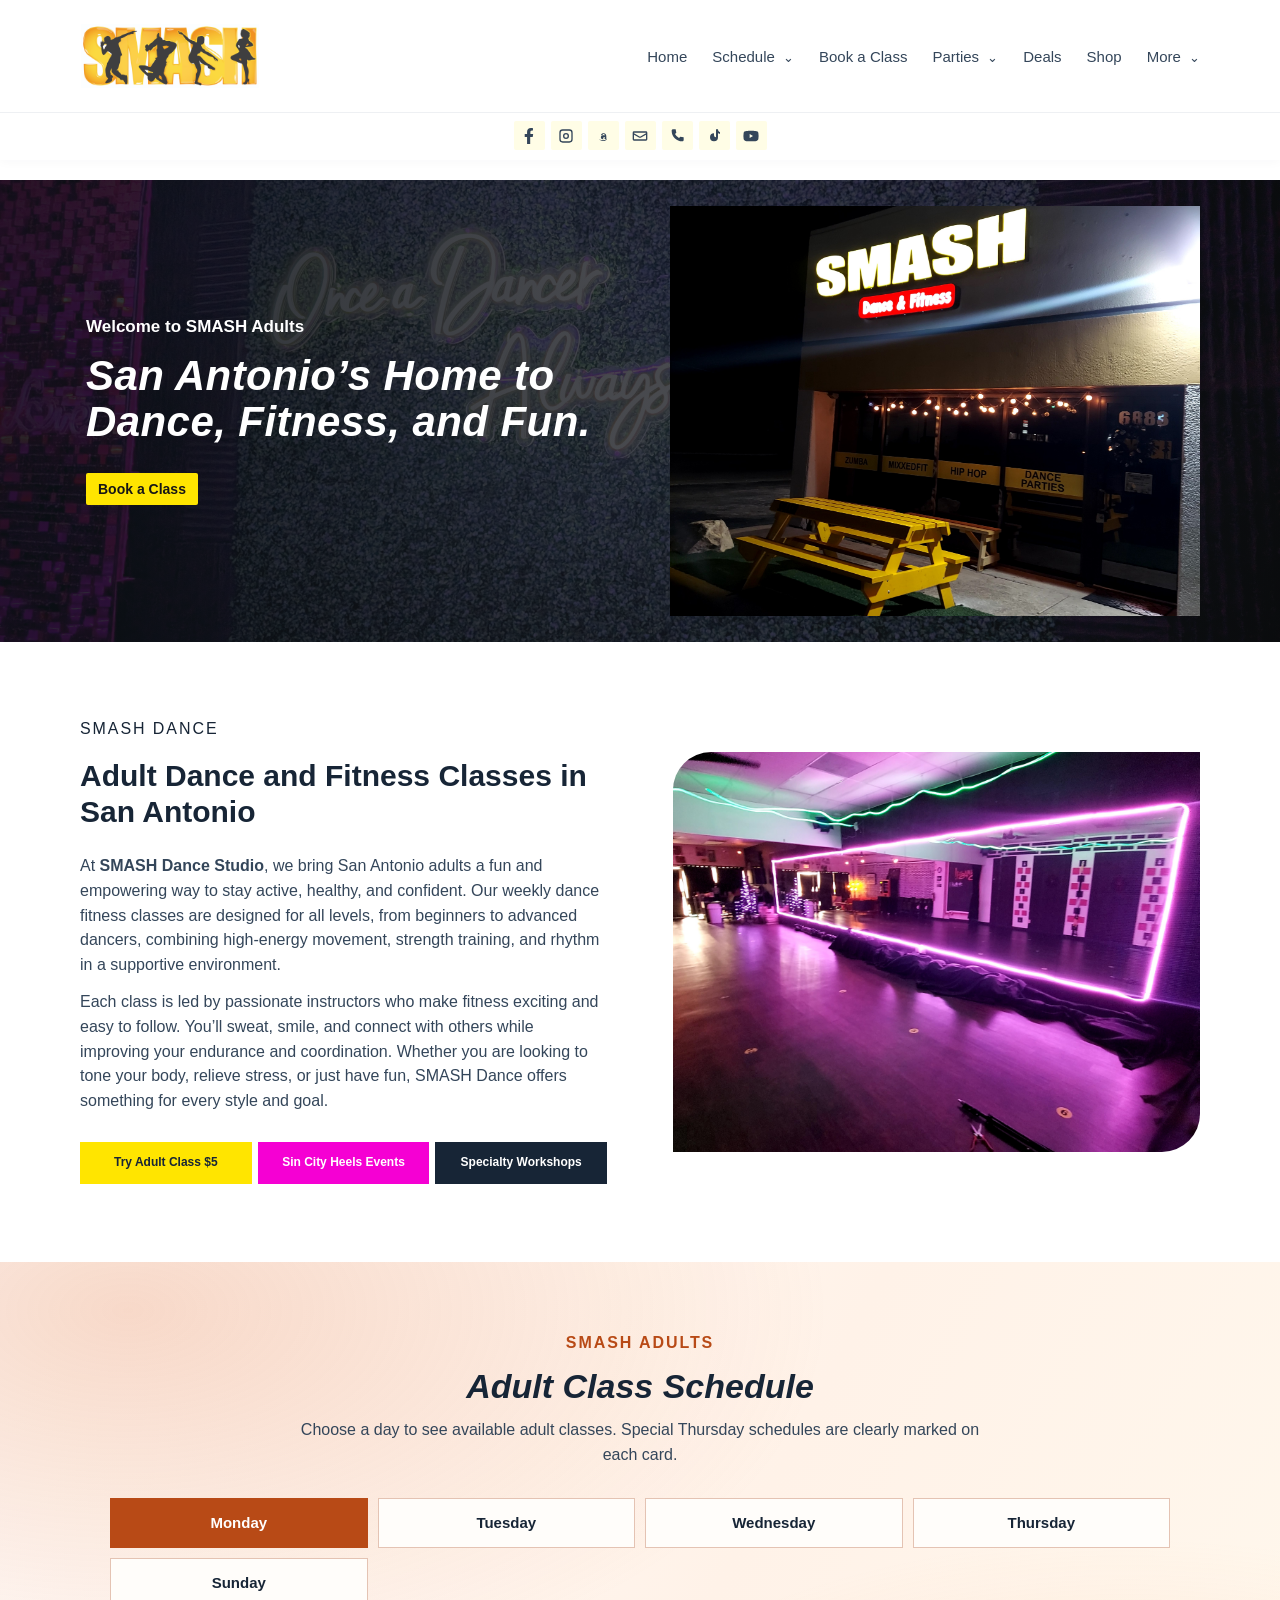
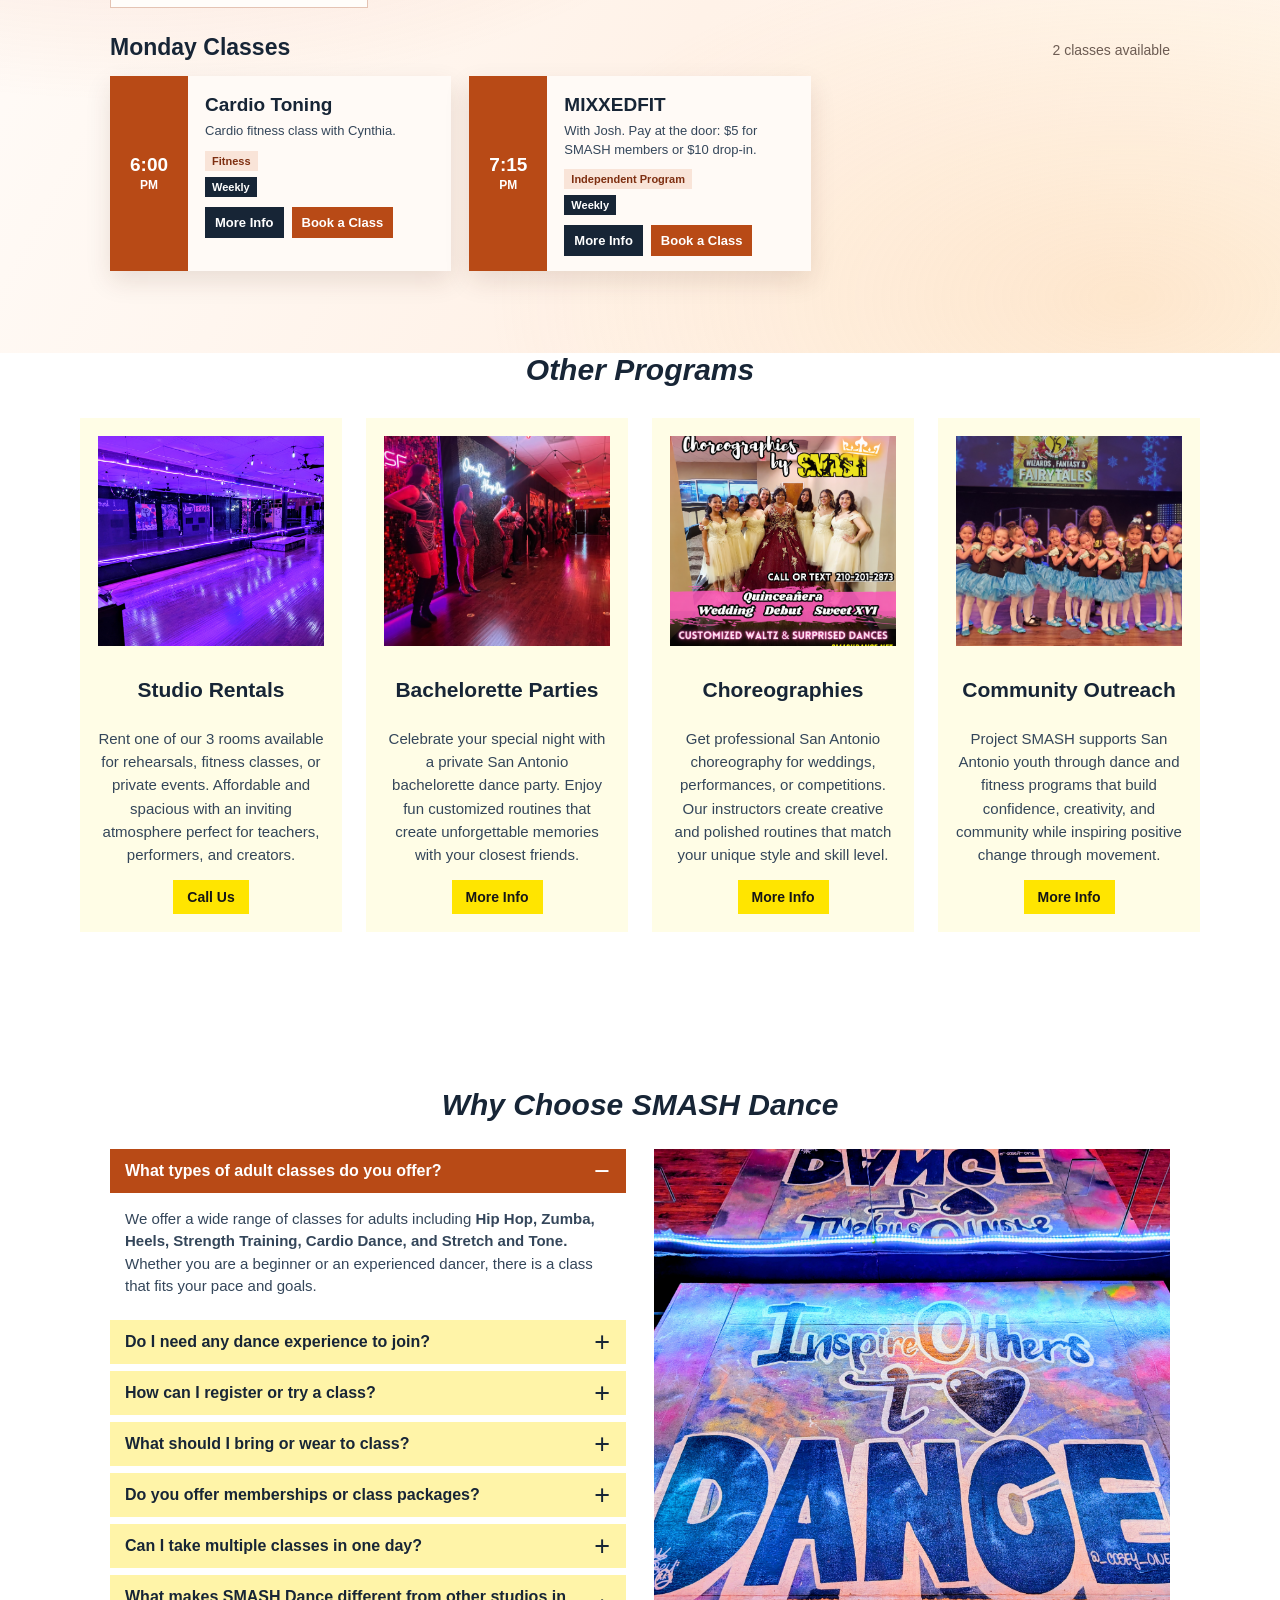
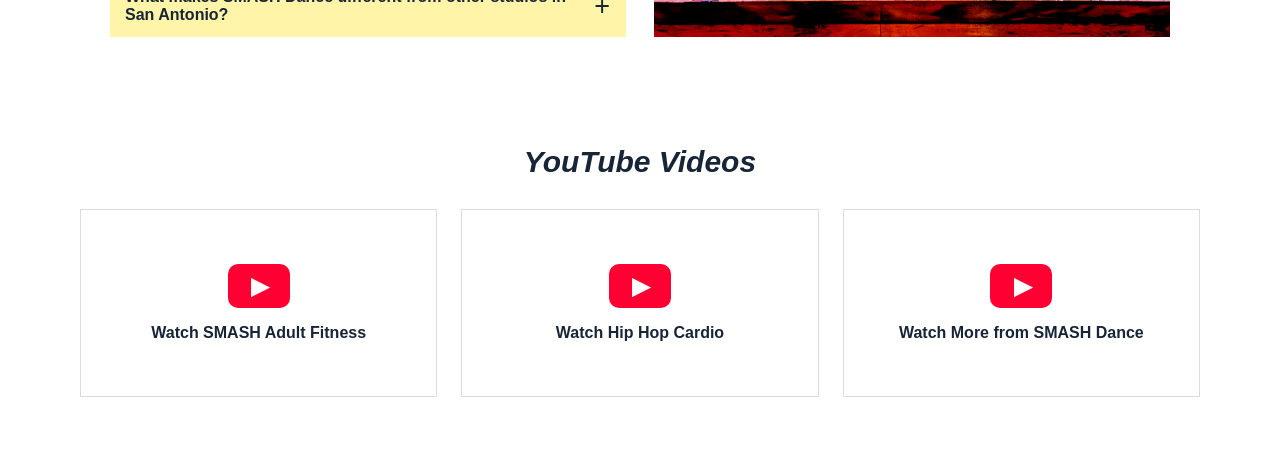
<file: adult-classes.html>
<!DOCTYPE html>
<html lang="en">
<head>
  <meta charset="UTF-8">
  <meta name="viewport" content="width=device-width, initial-scale=1">
  <title>Adult Dance &amp; Fitness Classes in San Antonio | SMASH Dance</title>
  <meta name="description" content="Adult dance and fitness classes in San Antonio, including Zumba, hip hop cardio, kickbox tone, workshops, and a $5 trial class at SMASH Dance Studio.">
  <link rel="stylesheet" href="styles.css">
</head>
<body class="adult-classes-page">
  <div id="shared-header"></div>
  <main>
    <section class="adult-hero" aria-labelledby="adult-hero-title">
      <div class="adult-hero-backdrop" aria-hidden="true"></div>
      <div class="adult-hero-shade" aria-hidden="true"></div>
      <div class="container adult-hero-content">
        <div class="adult-hero-copy">
          <p>Welcome to SMASH Adults</p>
          <h1 id="adult-hero-title">San Antonio’s Home to<br>Dance, Fitness, and Fun.</h1>
          <div class="adult-hero-actions">
            <a class="story-cta" href="https://smashdance.salesvu.com/?">Book a Class</a>
          </div>
        </div>
        <img class="adult-hero-image" src="assets/incoming/adult-classes/adult-studio-header-night.jpg" alt="SMASH Dance Studio at night">
      </div>
    </section>
    <section class="adult-program container" id="adult-programs" aria-labelledby="adult-program-title">
      <div class="adult-program-copy">
        <p class="section-eyebrow">SMASH DANCE</p>
        <h2 id="adult-program-title">Adult Dance and Fitness Classes in San Antonio</h2>
        <p>At <strong>SMASH Dance Studio</strong>, we bring San Antonio adults a fun and empowering way to stay active, healthy, and confident. Our weekly dance fitness classes are designed for all levels, from beginners to advanced dancers, combining high-energy movement, strength training, and rhythm in a supportive environment.</p>
        <p>Each class is led by passionate instructors who make fitness exciting and easy to follow. You’ll sweat, smile, and connect with others while improving your endurance and coordination. Whether you are looking to tone your body, relieve stress, or just have fun, SMASH Dance offers something for every style and goal.</p>
        <div class="adult-program-actions">
          <a class="adult-program-cta adult-program-trial" href="https://smashdance.salesvu.com/?">Try Adult Class $5</a>
          <a class="adult-program-cta adult-program-events" href="https://www.ticketleap.events/events/vsf-7">Sin City Heels Events</a>
          <a class="adult-program-cta adult-program-workshops" href="index.html#specialty-workshops">Specialty Workshops</a>
        </div>
      </div>
      <img class="adult-program-image" src="assets/incoming/adult-classes/adult-dance-fitness-studio.jpg" alt="SMASH Dance Studio adult class space" loading="lazy">
    </section>
    <section class="adult-schedule-feature" id="adult-weekly-classes" aria-labelledby="adult-schedule-title">
      <div class="container">
        <div class="adult-schedule-head">
          <p class="section-eyebrow">SMASH ADULTS</p>
          <h2 id="adult-schedule-title">Adult Class Schedule</h2>
          <p>Choose a day to see available adult classes. Special Thursday schedules are clearly marked on each card.</p>
        </div>
        <div class="adult-schedule-tabs" role="tablist" aria-label="Adult class schedule days">
          <button class="adult-schedule-tab" type="button" role="tab" aria-selected="true" data-day="Monday">Monday</button><button class="adult-schedule-tab" type="button" role="tab" aria-selected="false" data-day="Tuesday">Tuesday</button>
          <button class="adult-schedule-tab" type="button" role="tab" aria-selected="false" data-day="Wednesday">Wednesday</button>
          <button class="adult-schedule-tab" type="button" role="tab" aria-selected="false" data-day="Thursday">Thursday</button>
          <button class="adult-schedule-tab" type="button" role="tab" aria-selected="false" data-day="Sunday">Sunday</button>
        </div>
        <div class="adult-schedule-results-head">
          <h3 id="adult-selected-day">Monday Classes</h3>
          <p id="adult-class-count">Loading classes…</p>
        </div>
        <div class="adult-schedule-card-grid" id="adult-schedule-card-grid" aria-live="polite"></div>
      </div>
    </section>
    <section class="adult-class-modal" hidden role="dialog" aria-modal="true" aria-labelledby="adult-class-modal-title">
      <button class="adult-class-modal-backdrop" type="button" aria-label="Close class details"></button>
      <div class="adult-class-modal-dialog">
        <button class="adult-class-modal-close" type="button" aria-label="Close class details">×</button>
        <h2 id="adult-class-modal-title"></h2>
        <p class="adult-class-modal-subtitle"></p>
        <p class="adult-class-modal-description"></p>
        <div class="adult-class-modal-facts">
          <p><strong>Day &amp; time:</strong> <span class="adult-class-modal-time"></span></p>
          <p><strong>Schedule:</strong> <span class="adult-class-modal-schedule"></span></p>
        </div>
        <a class="adult-class-modal-cta" href="https://smashdance.salesvu.com/?" target="_blank" rel="noopener">Book a Class</a>
      </div>
    </section>
    <section class="highlights other-programs adult-other-programs" aria-labelledby="adult-other-programs-title">
      <div class="container">
        <h2 id="adult-other-programs-title">Other Programs</h2>
        <div class="highlight-grid">
          <article class="highlight-card">
            <img src="assets/incoming/homepage/other-program-studio-rental.jpg" alt="SMASH Dance Studio rental space" loading="lazy">
            <h3>Studio Rentals</h3>
            <p>Rent one of our 3 rooms available for rehearsals, fitness classes, or private events. Affordable and spacious with an inviting atmosphere perfect for teachers, performers, and creators.</p>
            <a class="highlight-cta" href="tel:210-201-2873">Call Us</a>
          </article>
          <article class="highlight-card">
            <img src="assets/incoming/homepage/other-program-bachelorette.jpg" alt="Bachelorette dance party at SMASH" loading="lazy">
            <h3>Bachelorette Parties</h3>
            <p>Celebrate your special night with a private San Antonio bachelorette dance party. Enjoy fun customized routines that create unforgettable memories with your closest friends.</p>
            <a class="highlight-cta" href="parties.html">More Info</a>
          </article>
          <article class="highlight-card">
            <img src="assets/incoming/homepage/other-program-choreographies.png" alt="Choreographies by SMASH" loading="lazy">
            <h3>Choreographies</h3>
            <p>Get professional San Antonio choreography for weddings, performances, or competitions. Our instructors create creative and polished routines that match your unique style and skill level.</p>
            <a class="highlight-cta" href="quinceanera.html">More Info</a>
          </article>
          <article class="highlight-card">
            <img src="assets/incoming/homepage/studio-highlight-community.jpg" alt="Project SMASH community outreach" loading="lazy">
            <h3>Community Outreach</h3>
            <p>Project SMASH supports San Antonio youth through dance and fitness programs that build confidence, creativity, and community while inspiring positive change through movement.</p>
            <a class="highlight-cta" href="mailto:smashdancetx@gmail.com">More Info</a>
          </article>
        </div>
      </div>
    </section>
    <section class="why-section adult-why" aria-labelledby="adult-why-title">
      <div class="container why-shell">
        <h2 id="adult-why-title">Why Choose SMASH Dance</h2>
        <div class="why-grid">
          <div class="why-accordion">
            <details open>
              <summary>What types of adult classes do you offer?</summary>
              <p>We offer a wide range of classes for adults including <strong>Hip Hop, Zumba, Heels, Strength Training, Cardio Dance, and Stretch and Tone.</strong> Whether you are a beginner or an experienced dancer, there is a class that fits your pace and goals.</p>
            </details>
            <details>
              <summary>Do I need any dance experience to join?</summary>
              <p>Not at all. Our adult classes are designed for <strong>all fitness levels and abilities.</strong> Instructors break down moves step by step, making sure everyone feels comfortable and confident from start to finish.</p>
            </details>
            <details>
              <summary>How can I register or try a class?</summary>
              <p>We recommend trying a class first to see which style you enjoy most. You can drop in for a single session or register for a full pass once you find your favorite class. Registration is quick and can be completed online or at the studio.</p>
            </details>
            <details>
              <summary>What should I bring or wear to class?</summary>
              <p>Wear comfortable, breathable workout clothes and supportive shoes. Bring a water bottle and a towel if needed. Most classes are high energy, so hydration is important.</p>
            </details>
            <details>
              <summary>Do you offer memberships or class packages?</summary>
              <p>Yes. We offer flexible <strong>class passes and memberships</strong> to fit your schedule. You can purchase a single class, a 10 class pass, or a <strong>SMASH VIP Unlimited Membership</strong> for full access to all adult fitness and dance classes.</p>
            </details>
            <details>
              <summary>Can I take multiple classes in one day?</summary>
              <p>Absolutely. Many members enjoy combining cardio and dance with strength or flexibility training. Our schedule allows you to mix and match classes throughout the week to meet your fitness goals.</p>
            </details>
            <details>
              <summary>What makes SMASH Dance different from other studios in San Antonio?</summary>
              <p><strong>SMASH Dance is a welcoming boutique studio</strong> that focuses on community, confidence, and creativity. Our instructors bring years of professional experience while keeping every class fun, supportive, and encouraging. We have built a space where everyone can move, laugh, and grow together in the heart of <strong>San Antonio, Texas.</strong></p>
            </details>
          </div>
          <img class="why-image" src="assets/incoming/homepage/why-choose-smash-dance.jpg" alt="Inspire Others to Dance at SMASH" loading="lazy">
        </div>
      </div>
    </section>
    <section class="media-block kids-videos adult-videos" aria-labelledby="adult-videos-title">
      <div class="container">
        <h2 id="adult-videos-title">YouTube Videos</h2>
        <div class="video-grid">
          <a class="kids-video-placeholder" href="https://youtu.be/qgJL_kpB8dc" target="_blank" rel="noreferrer">
            <span class="kids-video-play" aria-hidden="true">▶</span>
            <span>Watch SMASH Adult Fitness</span>
          </a>
          <a class="kids-video-placeholder" href="https://youtu.be/hNraWyIFzR8" target="_blank" rel="noreferrer">
            <span class="kids-video-play" aria-hidden="true">▶</span>
            <span>Watch Hip Hop Cardio</span>
          </a>
          <a class="kids-video-placeholder" href="https://youtu.be/2BPrhwuqIJ8?si=nO0zePeLsF1EZWvZ" target="_blank" rel="noreferrer">
            <span class="kids-video-play" aria-hidden="true">▶</span>
            <span>Watch More from SMASH Dance</span>
          </a>
        </div>
      </div>
    </section>
  </main>
  <script src="schedule-feed.js"></script>
  <script>
    (() => {
      const grid = document.querySelector('#adult-schedule-card-grid');
      const heading = document.querySelector('#adult-selected-day');
      const count = document.querySelector('#adult-class-count');
      const modal = document.querySelector('.adult-class-modal');
      if (!grid || !heading || !count || !modal) return;

      let classes = []; const classDisplayOverrides = {'adult-mon-mixxedfit': {dance_style: 'Independent Program', short_description: 'With Josh. Pay at the door: $5 for SMASH members or $10 drop-in.', what_to_bring: 'Pay at the door. $5 for SMASH members or $10 drop-in.'}};
      const isActive = (value) => value === true || String(value).trim().toLowerCase() === 'yes';
      const escapeHtml = (value) => String(value || '').replace(/[&<>'"]/g, (character) => ({ '&': '&amp;', '<': '&lt;', '>': '&gt;', "'": '&#39;', '"': '&quot;' }[character]));
      const closeModal = () => { modal.hidden = true; };
      const openModal = (item) => {
        const time = item.end_time ? `${item.start_time} - ${item.end_time}` : item.start_time;
        modal.querySelector('#adult-class-modal-title').textContent = item.class_name;
        modal.querySelector('.adult-class-modal-subtitle').textContent = item.dance_style;
        modal.querySelector('.adult-class-modal-description').textContent = item.short_description || 'More class details will be added soon.';
        modal.querySelector('.adult-class-modal-time').textContent = `${item.day}, ${time}`;
        modal.querySelector('.adult-class-modal-schedule').textContent = item.schedule_note || 'See class description';
        modal.querySelector('.adult-class-modal-cta').href = item.sign_up_link || 'https://smashdance.salesvu.com/?';
        modal.hidden = false;
      };
      const render = (day) => {
        const selected = classes.filter((item) => isActive(item.active) && item.day === day).sort((a, b) => a.display_order - b.display_order);
        heading.textContent = `${day} Classes`;
        count.textContent = `${selected.length} ${selected.length === 1 ? 'class' : 'classes'} available`;
        grid.innerHTML = selected.map((item) => {
          const [hour, period] = item.start_time.split(' ');
          const bookingUrl = escapeHtml(item.sign_up_link || 'https://smashdance.salesvu.com/?');
          const scheduleTag = item.schedule_note ? `<span class="adult-schedule-special">${escapeHtml(item.schedule_note)}</span>` : '';
          return `<article class="adult-schedule-card"><div class="adult-schedule-time"><strong>${escapeHtml(hour)}</strong><span>${escapeHtml(period)}</span></div><div class="adult-schedule-copy"><h3>${escapeHtml(item.class_name)}</h3><p>${escapeHtml(item.short_description)}</p><div class="adult-schedule-tags"><span>${escapeHtml(item.dance_style)}</span>${scheduleTag}</div><div class="adult-schedule-actions"><button class="adult-schedule-more" type="button" data-class-id="${escapeHtml(item.class_id)}">More Info</button><a class="adult-schedule-book" href="${bookingUrl}" target="_blank" rel="noopener">Book a Class</a></div></div></article>`;
        }).join('');
        grid.querySelectorAll('.adult-schedule-more').forEach((button) => button.addEventListener('click', () => openModal(classes.find((item) => item.class_id === button.dataset.classId))));
      };

      document.querySelectorAll('.adult-schedule-tab').forEach((button) => button.addEventListener('click', () => {
        document.querySelectorAll('.adult-schedule-tab').forEach((tab) => tab.setAttribute('aria-selected', String(tab === button)));
        render(button.dataset.day);
      }));
      modal.querySelector('.adult-class-modal-close').addEventListener('click', closeModal);
      modal.querySelector('.adult-class-modal-backdrop').addEventListener('click', closeModal);
      document.addEventListener('keydown', (event) => { if (event.key === 'Escape') closeModal(); });
      window.loadSmashSchedule('adults', 'data/adult-schedule-current.json')
        .then((data) => { classes = Array.isArray(data) ? data : []; const mondayFallback = [{active:'Yes',day:'Monday',start_time:'6:00 PM',end_time:'7:00 PM',class_name:'Cardio Toning',age_range:'Adults',dance_style:'Fitness',instructor:'Cynthia',short_description:'Cardio fitness class with Cynthia.',what_to_bring:'Bring water and comfortable shoes.',sign_up_link:'https://smashdance.salesvu.com/',display_order:1,class_id:'adult-mon-cardio-toning',schedule_note:'Weekly'},{active:'Yes',day:'Monday',start_time:'7:15 PM',end_time:'8:15 PM',class_name:'MIXXEDFIT',age_range:'Adults',dance_style:'Independent Program',instructor:'Josh',short_description:'With Josh. Pay at the door: $5 for SMASH members or $10 drop-in.',what_to_bring:'Pay at the door. $5 for SMASH members or $10 drop-in.',sign_up_link:'https://smashdance.salesvu.com/',display_order:2,class_id:'adult-mon-mixxedfit',schedule_note:'Weekly'}]; mondayFallback.forEach((fallback) => { if (!classes.some((item) => item.day === fallback.day && item.class_name === fallback.class_name)) classes.push(fallback); }); classes = classes.map((item) => ({ ...item, ...(classDisplayOverrides[item.class_id] || {}) })); render('Monday'); })
        .catch(() => { count.textContent = 'Schedule details will be available soon.'; });
    })();

    fetch('index.html')
      .then((response) => response.text())
      .then((markup) => {
        const source = new DOMParser().parseFromString(markup, 'text/html');
        const header = source.querySelector('.site-header');
        const headerTarget = document.querySelector('#shared-header');
        if (!header || !headerTarget) return;
        header.querySelectorAll('[src]').forEach((element) => {
          element.src = new URL(element.getAttribute('src'), window.location.href).href;
        });
        headerTarget.replaceWith(header);
        header.querySelectorAll('.drop-menu a').forEach((link) => {
          if (link.textContent.trim() === 'Kids Schedule') link.href = 'kids-schedule.html';
          if (link.textContent.trim() === 'Adult Schedule') link.href = 'adult-classes.html';
          if (link.textContent.trim() === 'Adult Parties') link.href = 'parties.html';
          if (link.textContent.trim() === 'Kids Parties') link.href = 'kids-parties.html';
        });
        header.querySelectorAll('.main-nav > a').forEach((link) => {
          if (link.textContent.trim() === 'Deals') link.href = 'deals.html';
        });
        const menu = header.querySelector('.menu-toggle');
        const nav = header.querySelector('.main-nav');
        menu?.addEventListener('click', () => {
          const open = nav.classList.toggle('open');
          menu.setAttribute('aria-expanded', String(open));
  menu.setAttribute('aria-label', open ? 'Close navigation' : 'Open navigation');
  menu.querySelector('.sr-only').textContent = open ? 'Close navigation' : 'Open navigation';
        });
      });
  </script>
  <script src="navigation.js"></script>
  <script src="trial-link-fix.js"></script>
</body>
</html>
</file>
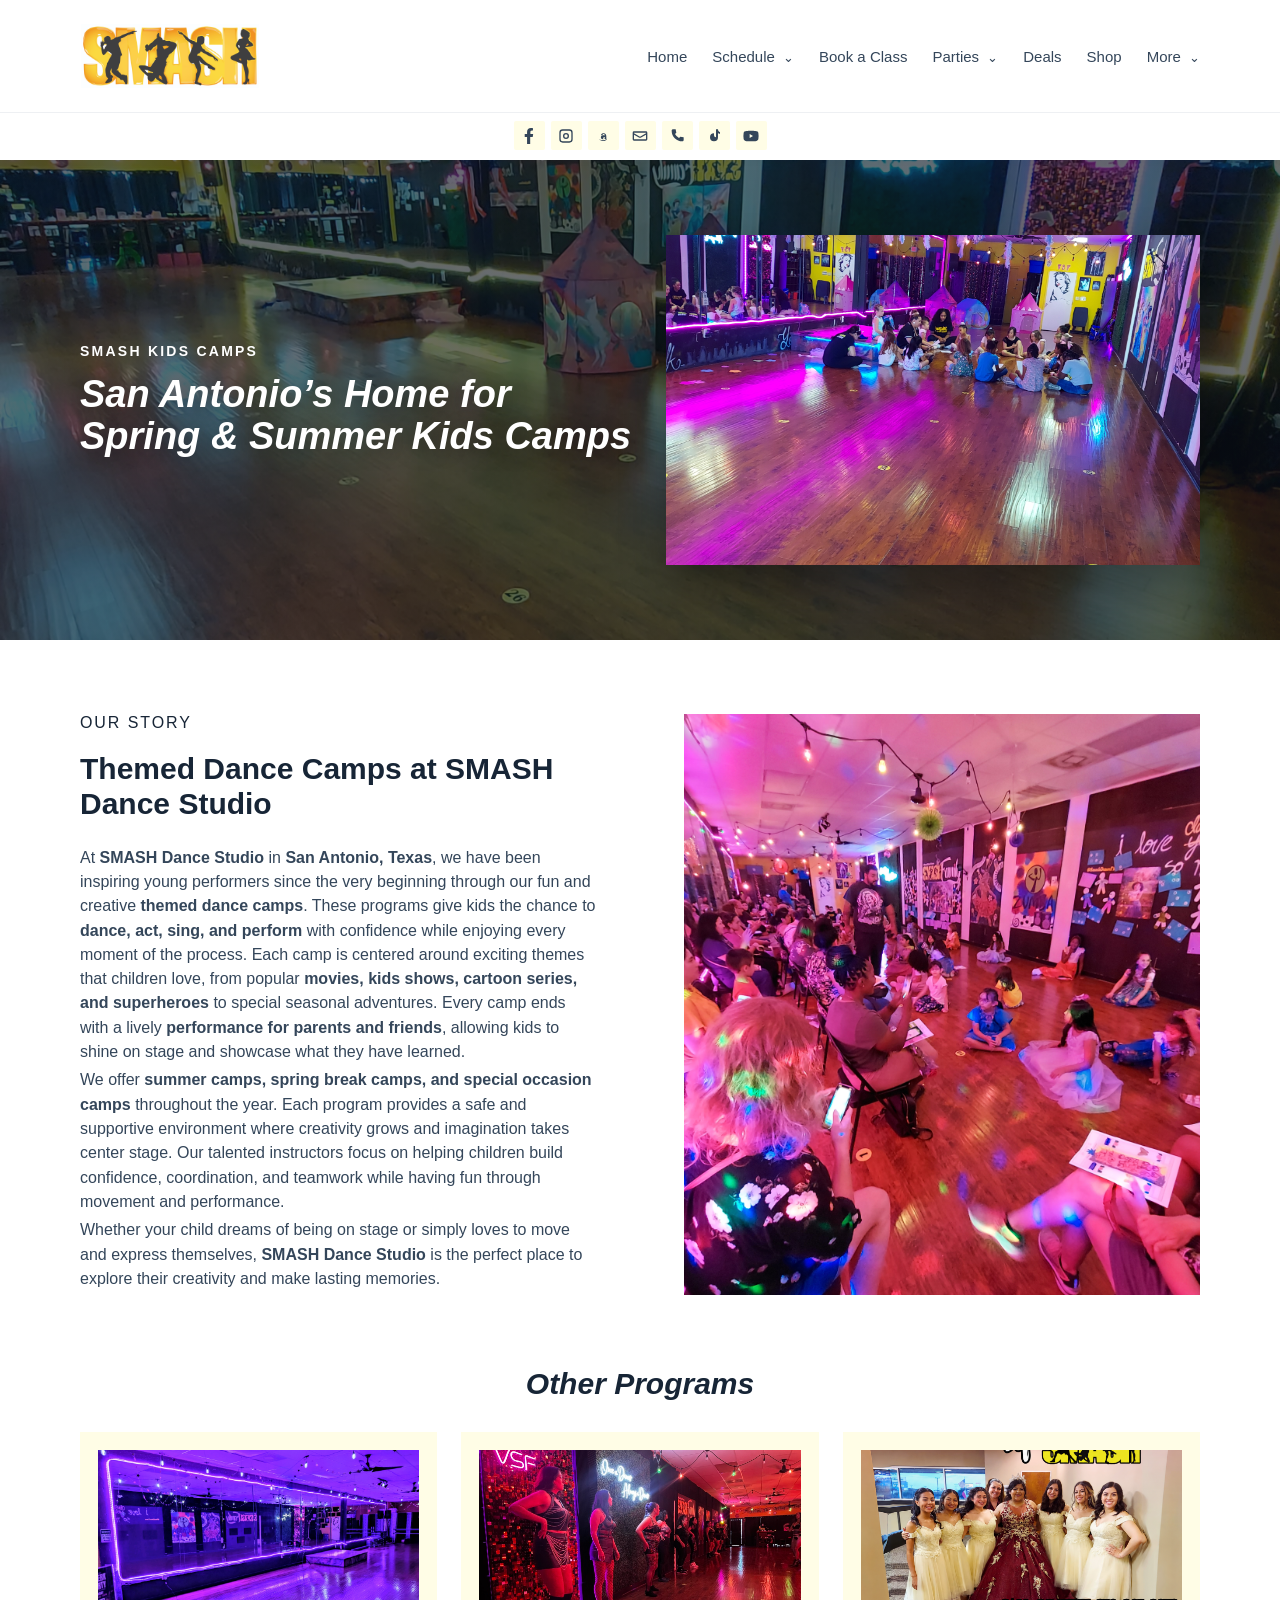
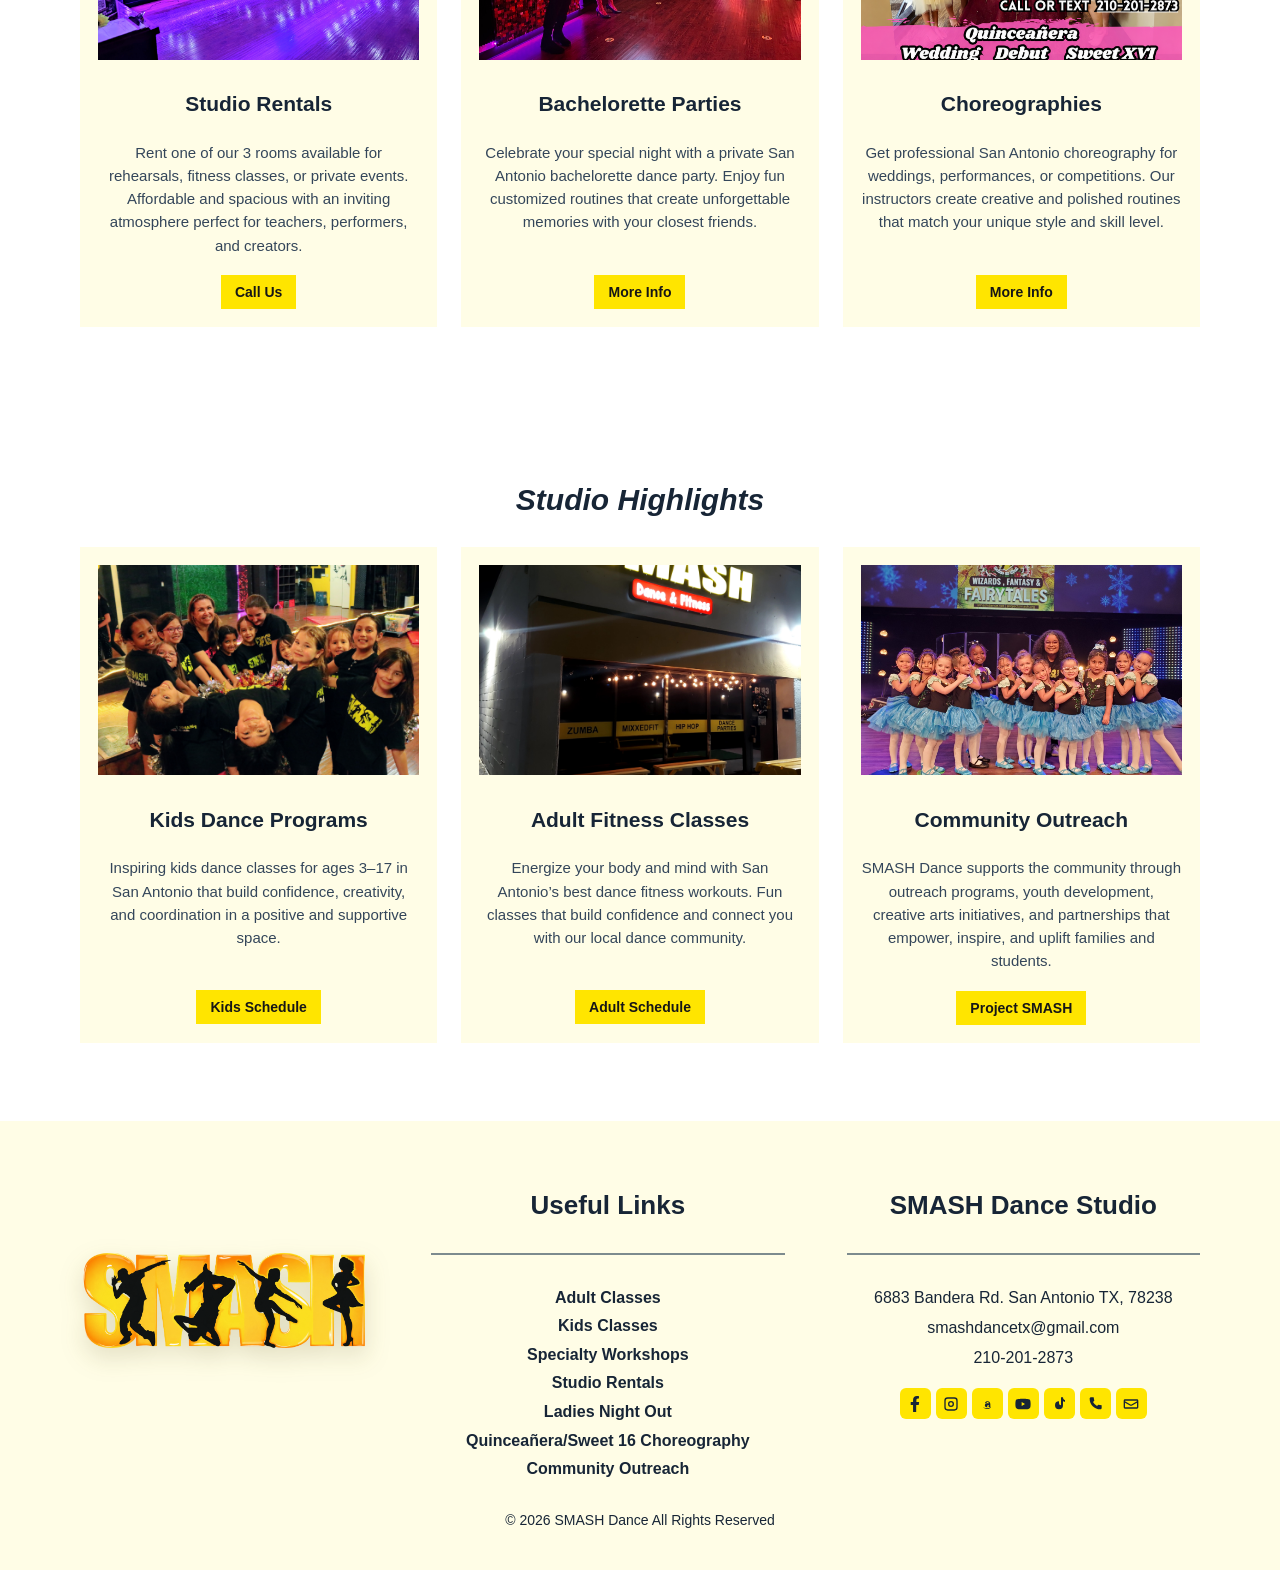
<file: camps.html>
<!doctype html>
<html lang="en">
<head>
  <meta charset="UTF-8">
  <meta name="viewport" content="width=device-width, initial-scale=1">
  <title>Spring &amp; Summer Kids Camps in San Antonio | SMASH Dance</title>
  <meta name="description" content="Spring, summer, and school-break dance camps in San Antonio for kids, with creative themes, dance, music, performance, and a supportive studio environment.">
  <link rel="stylesheet" href="styles.css">
</head>
<body class="camps-page">
  <div id="shared-header"></div>

  <main>
    <section class="camps-hero" aria-labelledby="camps-hero-title">
      <div class="container camps-hero-layout">
        <div class="camps-hero-copy">
          <p>SMASH KIDS CAMPS</p>
          <h1 id="camps-hero-title"><span>San Antonio’s Home for</span><span>Spring &amp; Summer Kids Camps</span></h1>
        </div>
        <img class="camps-hero-photo" src="assets/incoming/camps/camps-hero-activity.jpg" alt="Kids enjoying a creative camp activity at SMASH Dance Studio">
      </div>
    </section>

    <section class="camps-story" aria-labelledby="camps-story-title">
      <div class="container camps-story-layout">
        <div class="camps-story-copy">
          <p class="camps-story-eyebrow">OUR STORY</p>
          <h2 id="camps-story-title">Themed Dance Camps at SMASH Dance Studio</h2>
          <p>At <strong>SMASH Dance Studio</strong> in <strong>San Antonio, Texas</strong>, we have been inspiring young performers since the very beginning through our fun and creative <strong>themed dance camps</strong>. These programs give kids the chance to <strong>dance, act, sing, and perform</strong> with confidence while enjoying every moment of the process. Each camp is centered around exciting themes that children love, from popular <strong>movies, kids shows, cartoon series, and superheroes</strong> to special seasonal adventures. Every camp ends with a lively <strong>performance for parents and friends</strong>, allowing kids to shine on stage and showcase what they have learned.</p>
          <p>We offer <strong>summer camps, spring break camps, and special occasion camps</strong> throughout the year. Each program provides a safe and supportive environment where creativity grows and imagination takes center stage. Our talented instructors focus on helping children build confidence, coordination, and teamwork while having fun through movement and performance.</p>
          <p>Whether your child dreams of being on stage or simply loves to move and express themselves, <strong>SMASH Dance Studio</strong> is the perfect place to explore their creativity and make lasting memories.</p>
        </div>
        <img class="camps-story-photo" src="assets/incoming/camps/camps-story.jpg" alt="Families and children enjoying a themed dance camp at SMASH Dance Studio" loading="lazy">
      </div>
    </section>

    <section class="highlights other-programs camps-other-programs" aria-labelledby="camps-other-programs-title">
      <div class="container">
        <h2 id="camps-other-programs-title">Other Programs</h2>
        <div class="highlight-grid">
          <article class="highlight-card">
            <img src="assets/incoming/homepage/other-program-studio-rental.jpg" alt="SMASH Dance Studio rental space" loading="lazy">
            <h3>Studio Rentals</h3>
            <p>Rent one of our 3 rooms available for rehearsals, fitness classes, or private events. Affordable and spacious with an inviting atmosphere perfect for teachers, performers, and creators.</p>
            <a class="highlight-cta" href="tel:210-201-2873">Call Us</a>
          </article>
          <article class="highlight-card">
            <img src="assets/incoming/homepage/other-program-bachelorette.jpg" alt="Bachelorette dance party at SMASH" loading="lazy">
            <h3>Bachelorette Parties</h3>
            <p>Celebrate your special night with a private San Antonio bachelorette dance party. Enjoy fun customized routines that create unforgettable memories with your closest friends.</p>
            <a class="highlight-cta" href="parties.html">More Info</a>
          </article>
          <article class="highlight-card">
            <img src="assets/incoming/homepage/other-program-choreographies.png" alt="Choreographies by SMASH" loading="lazy">
            <h3>Choreographies</h3>
            <p>Get professional San Antonio choreography for weddings, performances, or competitions. Our instructors create creative and polished routines that match your unique style and skill level.</p>
            <a class="highlight-cta" href="quinceanera.html">More Info</a>
          </article>
        </div>
      </div>
    </section>

    <section class="highlights camps-studio-highlights" aria-labelledby="camps-highlights-title">
      <div class="container">
        <h2 id="camps-highlights-title">Studio Highlights</h2>
        <div class="highlight-grid">
          <article class="highlight-card">
            <img src="assets/incoming/homepage/studio-highlight-kids.jpg" alt="Kids dancing at SMASH Dance Studio" loading="lazy">
            <h3>Kids Dance Programs</h3>
            <p>Inspiring kids dance classes for ages 3–17 in San Antonio that build confidence, creativity, and coordination in a positive and supportive space.</p>
            <a class="highlight-cta" href="kids-schedule.html">Kids Schedule</a>
          </article>
          <article class="highlight-card">
            <img src="assets/incoming/homepage/studio-highlight-adults.jpg" alt="Adult fitness class at SMASH Dance Studio" loading="lazy">
            <h3>Adult Fitness Classes</h3>
            <p>Energize your body and mind with San Antonio’s best dance fitness workouts. Fun classes that build confidence and connect you with our local dance community.</p>
            <a class="highlight-cta" href="adult-classes.html">Adult Schedule</a>
          </article>
          <article class="highlight-card">
            <img src="assets/incoming/homepage/studio-highlight-community.jpg" alt="Project SMASH community outreach event" loading="lazy">
            <h3>Community Outreach</h3>
            <p>SMASH Dance supports the community through outreach programs, youth development, creative arts initiatives, and partnerships that empower, inspire, and uplift families and students.</p>
            <a class="highlight-cta" href="project-smash.html">Project SMASH</a>
          </article>
        </div>
      </div>
    </section>
  </main>

  <div id="shared-footer"></div>

  <script>
    fetch('index.html')
      .then((response) => response.ok ? response.text() : Promise.reject(new Error('Unable to load the shared header.')))
      .then((html) => {
        const source = new DOMParser().parseFromString(html, 'text/html');
        const header = source.querySelector('.site-header');
        const footer = source.querySelector('.site-footer');
        const headerTarget = document.querySelector('#shared-header');
        const footerTarget = document.querySelector('#shared-footer');
        [header, footer].filter(Boolean).forEach((section) => section.querySelectorAll('[src]').forEach((element) => {
          element.src = new URL(element.getAttribute('src'), window.location.href).href;
        }));
        if (header && headerTarget) headerTarget.replaceWith(header);
        if (footer && footerTarget) footerTarget.replaceWith(footer);
      })
      .catch(() => {});
  </script>
  <script src="navigation.js"></script>
  <script src="trial-link-fix.js"></script>
</body>
</html>
</file>
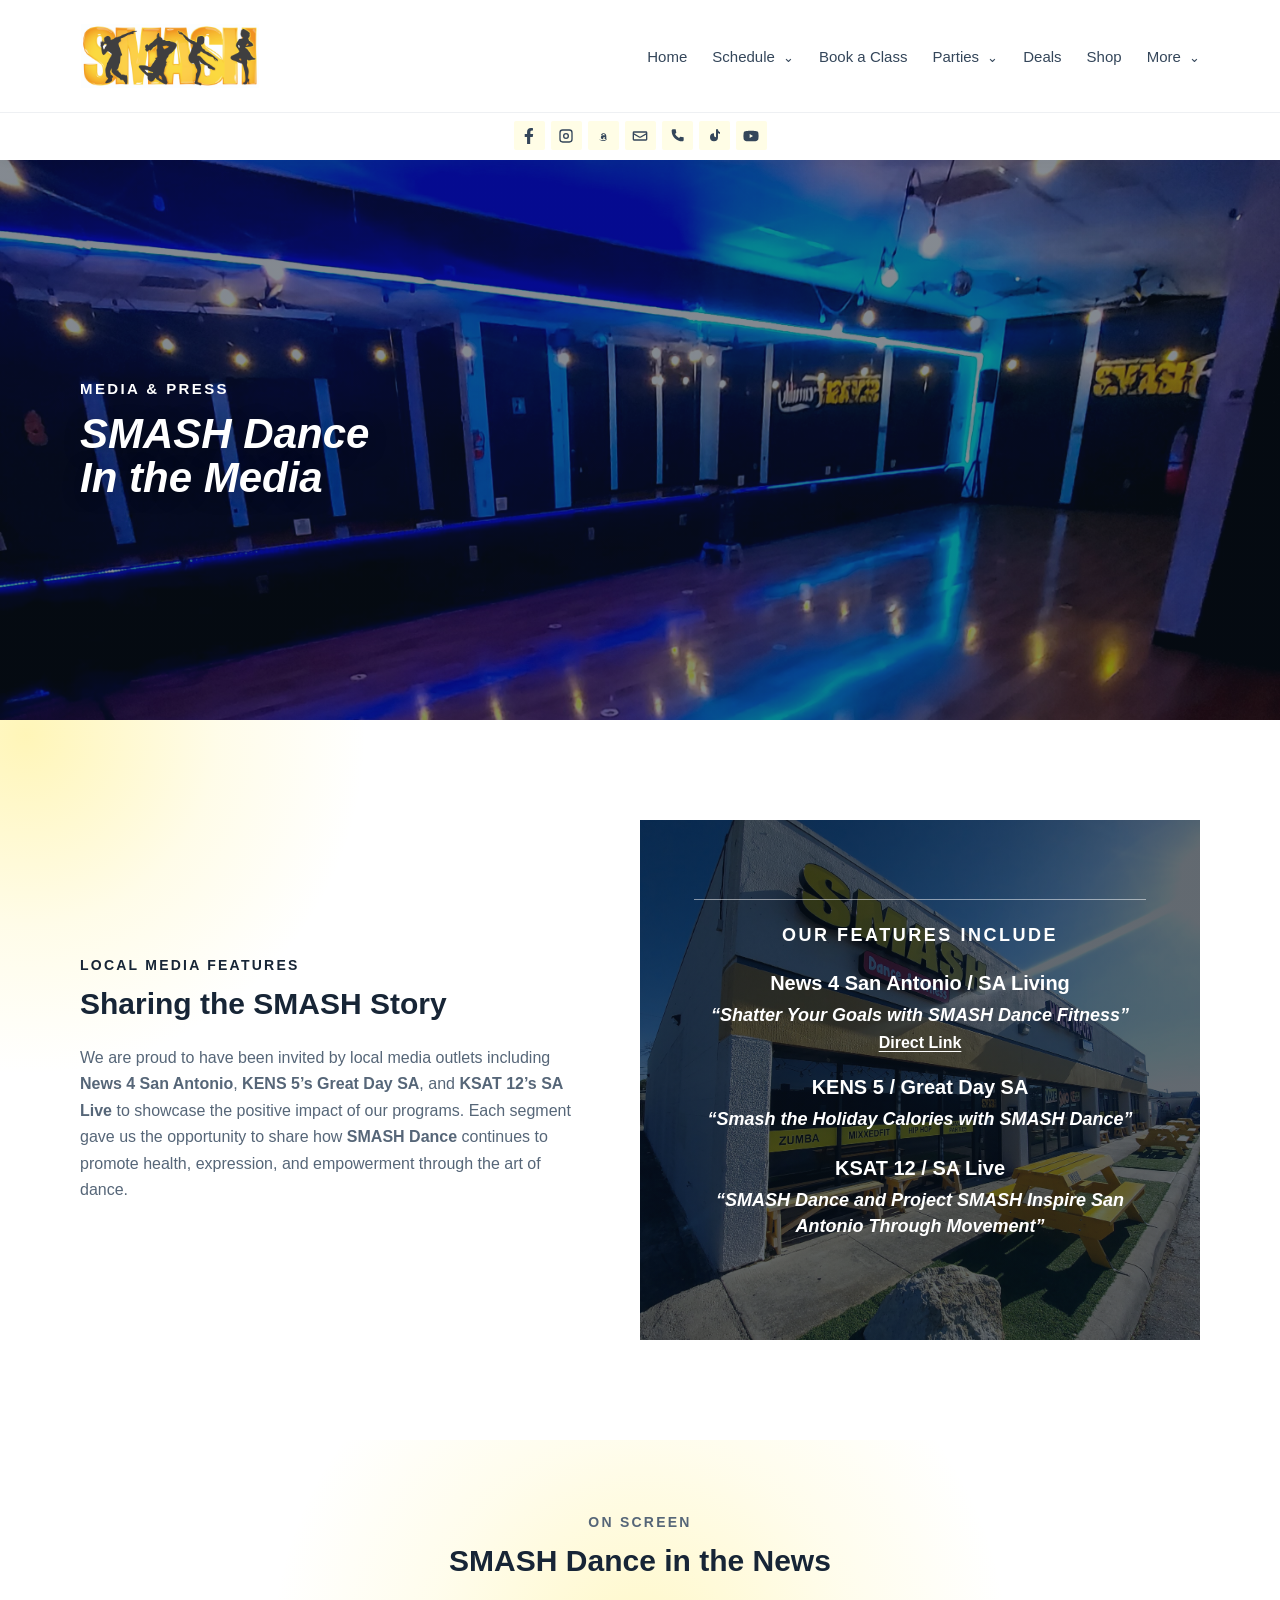
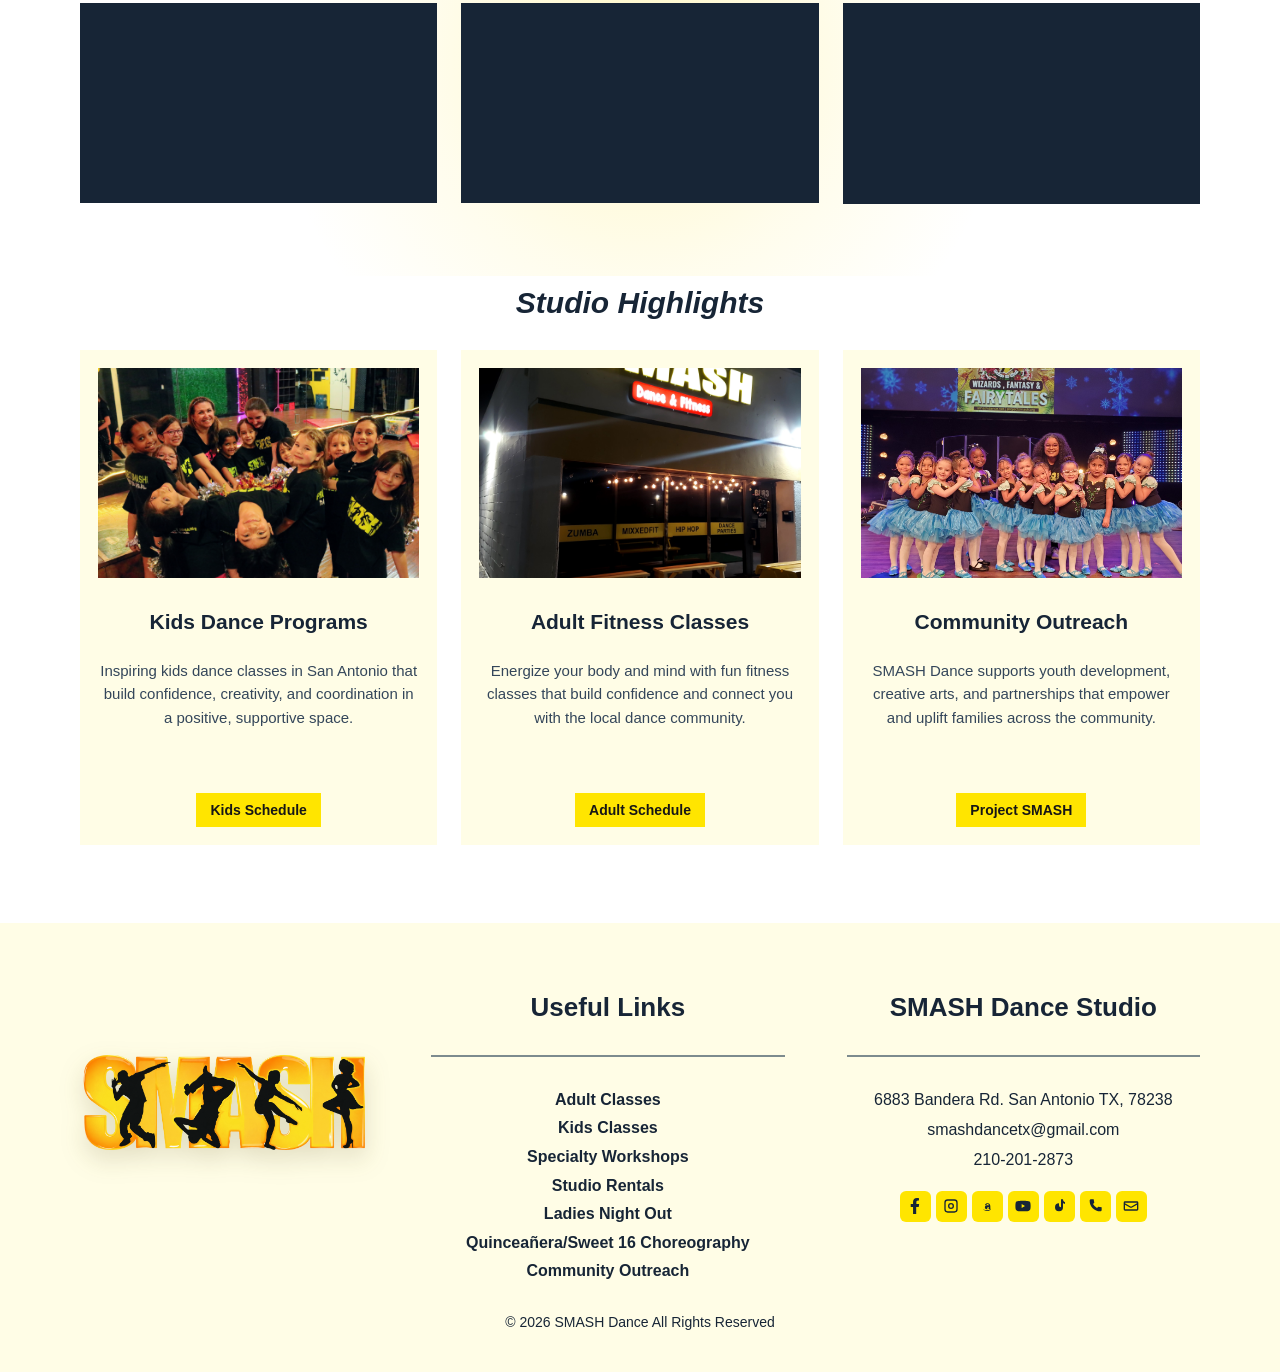
<file: media.html>
<!doctype html>
<html lang="en">
<head>
  <meta charset="UTF-8">
  <meta name="viewport" content="width=device-width, initial-scale=1">
  <title>SMASH Dance in the Media | SMASH Dance Studio</title>
  <meta name="description" content="Explore San Antonio media features from SMASH Dance Studio, including appearances on News 4, KENS 5 Great Day SA, and KSAT 12 SA Live.">
  <link rel="stylesheet" href="styles.css">
</head>
<body class="media-page">
  <div id="shared-header"></div>

  <main>
    <section class="media-hero" aria-labelledby="media-hero-title">
      <div class="container media-hero-content">
        <p class="media-hero-eyebrow">MEDIA &amp; PRESS</p>
        <h1 id="media-hero-title"><span>SMASH Dance</span><span>In the Media</span></h1>
      </div>
    </section>

    <section class="media-feature" aria-labelledby="media-feature-title">
      <div class="container">
        <div class="media-feature-layout">
          <div class="media-feature-copy">
            <p class="media-feature-eyebrow">LOCAL MEDIA FEATURES</p>
            <h2 id="media-feature-title">Sharing the SMASH Story</h2>
            <p>We are proud to have been invited by local media outlets including <strong>News 4 San Antonio</strong>, <strong>KENS 5’s Great Day SA</strong>, and <strong>KSAT 12’s SA Live</strong> to showcase the positive impact of our programs. Each segment gave us the opportunity to share how <strong>SMASH Dance</strong> continues to promote health, expression, and empowerment through the art of dance.</p>
          </div>
          <div class="media-feature-image" aria-label="SMASH Dance Studio interior">
            <div class="media-feature-list" aria-label="Featured media appearances">
              <p>OUR FEATURES INCLUDE</p>
              <div class="media-feature-item"><strong>News 4 San Antonio / SA Living</strong><em>“Shatter Your Goals with SMASH Dance Fitness”</em><a href="https://news4sanantonio.com/sa-living/shatter-your-goals-with-smash-dance-fitness?utm_source=chatgpt.com" target="_blank" rel="noopener">Direct Link</a></div>
              <div class="media-feature-item"><strong>KENS 5 / Great Day SA</strong><em>“Smash the Holiday Calories with SMASH Dance”</em></div>
              <div class="media-feature-item"><strong>KSAT 12 / SA Live</strong><em>“SMASH Dance and Project SMASH Inspire San Antonio Through Movement”</em></div>
            </div>
          </div>
        </div>
      </div>
    </section>

    <section class="media-videos" aria-labelledby="media-videos-title">
      <div class="container">
        <div class="media-videos-heading">
          <p>ON SCREEN</p>
          <h2 id="media-videos-title">SMASH Dance in the News</h2>
        </div>
        <div class="media-video-grid">
          <article class="media-video"><iframe src="https://www.youtube.com/embed/T_uhODFyat0" title="Smash away those calories | Great Day SA" loading="lazy" allow="accelerometer; autoplay; clipboard-write; encrypted-media; gyroscope; picture-in-picture; web-share" allowfullscreen></iframe></article>
          <article class="media-video"><iframe src="https://www.youtube.com/embed/tbN5yDg38Ns" title="SMASH Dance | SA Live | KSAT 12" loading="lazy" allow="accelerometer; autoplay; clipboard-write; encrypted-media; gyroscope; picture-in-picture; web-share" allowfullscreen></iframe></article>
          <article class="media-video"><iframe src="https://www.youtube.com/embed/fHyuyY05gGQ?start=166" title="Project SMASH" loading="lazy" allow="accelerometer; autoplay; clipboard-write; encrypted-media; gyroscope; picture-in-picture; web-share" allowfullscreen></iframe></article>
        </div>
      </div>
    </section>

    <section class="highlights media-highlights" aria-labelledby="media-highlights-title">
      <div class="container">
        <h2 id="media-highlights-title">Studio Highlights</h2>
        <div class="highlight-grid">
          <article class="highlight-card">
            <img src="assets/incoming/homepage/studio-highlight-kids.jpg" alt="Kids dancing at SMASH Dance Studio" loading="lazy">
            <h3>Kids Dance Programs</h3>
            <p>Inspiring kids dance classes in San Antonio that build confidence, creativity, and coordination in a positive, supportive space.</p>
            <a class="highlight-cta" href="kids-schedule.html">Kids Schedule</a>
          </article>
          <article class="highlight-card">
            <img src="assets/incoming/homepage/studio-highlight-adults.jpg" alt="Adult fitness class at SMASH Dance Studio" loading="lazy">
            <h3>Adult Fitness Classes</h3>
            <p>Energize your body and mind with fun fitness classes that build confidence and connect you with the local dance community.</p>
            <a class="highlight-cta" href="adult-classes.html">Adult Schedule</a>
          </article>
          <article class="highlight-card">
            <img src="assets/incoming/homepage/studio-highlight-community.jpg" alt="Project SMASH community outreach event" loading="lazy">
            <h3>Community Outreach</h3>
            <p>SMASH Dance supports youth development, creative arts, and partnerships that empower and uplift families across the community.</p>
            <a class="highlight-cta" href="project-smash.html">Project SMASH</a>
          </article>
        </div>
      </div>
    </section>
  </main>

  <div id="shared-footer"></div>

  <script>
    fetch('index.html')
      .then((response) => response.ok ? response.text() : Promise.reject(new Error('Unable to load shared site pieces.')))
      .then((html) => {
        const source = new DOMParser().parseFromString(html, 'text/html');
        const header = source.querySelector('.site-header');
        const footer = source.querySelector('.site-footer');
        const headerTarget = document.querySelector('#shared-header');
        const footerTarget = document.querySelector('#shared-footer');
        [header, footer].filter(Boolean).forEach((section) => section.querySelectorAll('[src]').forEach((element) => {
          element.src = new URL(element.getAttribute('src'), window.location.href).href;
        }));
        if (header && headerTarget) headerTarget.replaceWith(header);
        if (footer && footerTarget) footerTarget.replaceWith(footer);
      })
      .catch(() => {});
  </script>
  <script src="navigation.js"></script>
  <script src="trial-link-fix.js"></script>
</body>
</html>
</file>
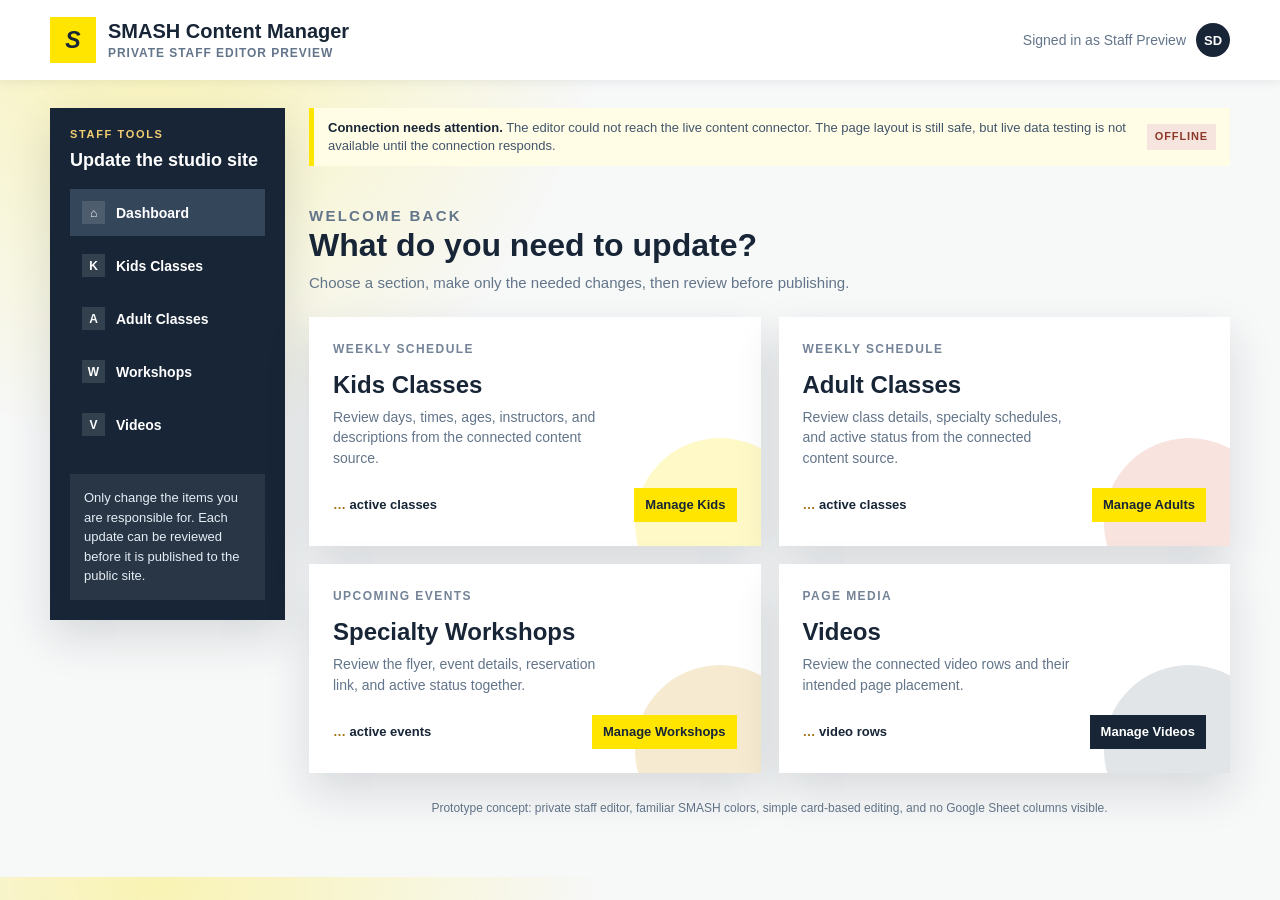
<file: staff-editor-prototype.html>
<!doctype html>
<html lang="en">
<head>
  <meta charset="utf-8">
  <meta name="viewport" content="width=device-width, initial-scale=1">
  <title>SMASH Content Manager Preview</title>
  <style>
    :root{--navy:#172536;--slate:#34465a;--yellow:#ffe500;--cream:#fffde6;--paper:#fffdf3;--adult:#d4543c;--gold:#d6a125;--line:#dce1e6;--muted:#63758a;--shadow:0 18px 42px rgba(23,37,54,.14)}
    *{box-sizing:border-box}body{margin:0;background:radial-gradient(circle at 12% 0,rgba(255,229,0,.28),transparent 28rem),#f7f8f8;color:var(--navy);font-family:Arial,sans-serif}.sr-only{position:absolute;width:1px;height:1px;padding:0;margin:-1px;overflow:hidden;clip:rect(0,0,0,0);white-space:nowrap;border:0}
    .topbar{min-height:80px;background:#fff;box-shadow:0 2px 10px rgba(23,37,54,.08)}.topbar-inner{width:min(1180px,calc(100% - 40px));min-height:80px;margin:auto;display:flex;align-items:center;justify-content:space-between;gap:18px}.brand{display:flex;align-items:center;gap:12px}.brand-mark{display:grid;place-items:center;width:46px;height:46px;background:var(--yellow);color:var(--navy);font-size:23px;font-weight:900;font-style:italic}.brand h1{margin:0;font-size:20px;line-height:1.1}.brand p{margin:4px 0 0;color:var(--muted);font-size:12px;font-weight:700;letter-spacing:.08em}.signed-in{display:flex;align-items:center;gap:10px;color:var(--muted);font-size:14px}.avatar{display:grid;place-items:center;width:34px;height:34px;border-radius:50%;background:var(--navy);color:#fff;font-size:13px;font-weight:800}
    .shell{display:grid;grid-template-columns:235px minmax(0,1fr);width:min(1180px,calc(100% - 40px));margin:28px auto 60px;gap:24px}.sidebar{align-self:start;padding:20px;background:var(--navy);box-shadow:var(--shadow);color:#fff}.sidebar small{display:block;margin:0 0 10px;color:#f3cf72;font-size:11px;font-weight:800;letter-spacing:.15em}.sidebar h2{margin:0 0 18px;font-size:18px}.side-nav{display:grid;gap:6px}.side-nav button{display:flex;width:100%;align-items:center;gap:11px;padding:12px;border:0;background:transparent;color:#fff;font:inherit;font-size:14px;font-weight:700;text-align:left;cursor:pointer}.side-nav button:hover,.side-nav button.is-active{background:#34465a}.side-icon{display:grid;place-items:center;width:23px;height:23px;background:rgba(255,255,255,.12);font-size:12px}.side-note{margin:26px 0 0;padding:14px;background:rgba(255,255,255,.08);color:#e5edf5;font-size:13px;line-height:1.5}.main{min-width:0}.notice{display:flex;align-items:center;justify-content:space-between;gap:16px;padding:11px 14px;background:var(--cream);border-left:5px solid var(--yellow);color:#42556b;font-size:13px;line-height:1.4}.notice strong{color:var(--navy)}.page-heading{display:flex;align-items:end;justify-content:space-between;gap:18px;margin:30px 0 22px}.eyebrow{margin:0 0 7px;color:#a37012;font-size:12px;font-weight:900;letter-spacing:.15em}.page-heading h2{margin:0;font-size:32px;line-height:1.1}.page-heading p{max-width:560px;margin:9px 0 0;color:var(--muted);font-size:15px;line-height:1.5}.button{display:inline-flex;min-height:42px;align-items:center;justify-content:center;gap:8px;padding:10px 14px;border:0;background:var(--yellow);color:var(--navy);font:inherit;font-size:14px;font-weight:800;cursor:pointer;transition:transform .18s ease,box-shadow .18s ease,background-color .18s ease}.button:hover{transform:translateY(-2px);background:#f3cf72;box-shadow:0 8px 18px rgba(23,37,54,.18)}.button--navy{background:var(--navy);color:#fff}.button--navy:hover{background:var(--slate)}.button--small{min-height:34px;padding:8px 11px;font-size:13px}.dashboard-grid{display:grid;grid-template-columns:repeat(2,minmax(0,1fr));gap:18px}.manager-card{position:relative;min-height:205px;overflow:hidden;padding:24px;background:#fff;box-shadow:var(--shadow);transition:transform .18s ease,box-shadow .18s ease}.manager-card:hover{transform:translateY(-4px);box-shadow:0 22px 45px rgba(23,37,54,.18)}.manager-card::after{position:absolute;right:-44px;bottom:-62px;width:170px;height:170px;border-radius:50%;content:"";background:rgba(255,229,0,.22)}.manager-card--adults::after{background:rgba(212,84,60,.16)}.manager-card--workshops::after{background:rgba(214,161,37,.21)}.manager-card--videos::after{background:rgba(52,70,90,.14)}.manager-card>*{position:relative;z-index:1}.manager-card .label{margin:0;color:#748397;font-size:12px;font-weight:800;letter-spacing:.12em}.manager-card h3{margin:13px 0 8px;font-size:24px}.manager-card p{max-width:270px;margin:0;color:var(--muted);font-size:14px;line-height:1.45}.card-footer{display:flex;align-items:center;justify-content:space-between;gap:12px;margin-top:20px}.count{font-size:13px;font-weight:800}.count span{color:#a37012}.schedule-panel{margin-top:26px;padding:24px;background:var(--paper);box-shadow:var(--shadow)}.panel-head{display:flex;align-items:center;justify-content:space-between;gap:15px;margin-bottom:20px}.panel-head h3{margin:0;font-size:22px}.panel-head p{margin:5px 0 0;color:var(--muted);font-size:14px}.day-tabs{display:flex;flex-wrap:wrap;gap:8px;margin-bottom:16px}.day-tabs button{min-height:36px;padding:8px 12px;border:1px solid #ded8b8;background:#fff;color:var(--navy);font:inherit;font-size:13px;font-weight:800;cursor:pointer}.day-tabs button.is-active{border-color:var(--yellow);background:var(--yellow)}.class-grid{display:grid;grid-template-columns:repeat(2,minmax(0,1fr));gap:14px}.class-card{display:grid;grid-template-columns:70px minmax(0,1fr);background:#fff;box-shadow:0 8px 18px rgba(23,37,54,.1)}.class-time{display:grid;place-content:center;background:var(--yellow);padding:10px;color:var(--navy);font-size:14px;font-weight:900;text-align:center}.class-copy{padding:16px}.class-meta{display:flex;justify-content:space-between;gap:10px;color:#8b6515;font-size:12px;font-weight:800}.class-card h4{margin:8px 0 5px;font-size:19px}.class-card p{margin:0;color:var(--muted);font-size:13px;line-height:1.42}.class-actions{display:flex;justify-content:space-between;align-items:center;gap:8px;margin-top:14px}.toggle{display:inline-flex;align-items:center;gap:7px;color:#486079;font-size:12px;font-weight:800}.switch{position:relative;width:34px;height:19px;border:0;border-radius:99px;background:#b6c0ca;cursor:pointer}.switch::after{position:absolute;top:3px;left:3px;width:13px;height:13px;border-radius:50%;background:#fff;content:"";transition:transform .18s ease}.switch.is-on{background:#58a65d}.switch.is-on::after{transform:translateX(15px)}.workshop-panel{display:none;margin-top:26px;padding:24px;background:var(--paper);box-shadow:var(--shadow)}.workshop-layout{display:grid;grid-template-columns:minmax(0,1fr) minmax(260px,.9fr);gap:22px}.drop-zone{display:grid;min-height:265px;place-content:center;gap:10px;padding:25px;border:2px dashed #c8b15c;background:linear-gradient(145deg,#fff8c8,#fffef1);text-align:center;cursor:pointer}.drop-zone strong{font-size:19px}.drop-zone span{color:var(--muted);font-size:14px;line-height:1.45}.drop-zone.is-file{border-style:solid;background:#fff}.drop-preview{display:grid;place-items:center;min-height:265px;background:linear-gradient(145deg,#1e3045,#172536);padding:24px;color:#fff;text-align:center}.drop-preview strong{display:block;margin-top:10px;font-size:22px}.drop-preview span{color:#f3cf72;font-size:14px;font-weight:800}.workshop-fields{display:grid;gap:12px}.field{display:grid;gap:6px}.field label{font-size:12px;font-weight:900;letter-spacing:.08em}.field input,.field textarea,.field select{width:100%;padding:11px;border:1px solid var(--line);background:#fff;color:var(--navy);font:inherit;font-size:14px}.field textarea{min-height:78px;resize:vertical}.help{margin:3px 0 0;color:var(--muted);font-size:12px;line-height:1.4}.prototype-footer{margin:26px 0 0;color:var(--muted);font-size:12px;line-height:1.5;text-align:center}.modal[hidden]{display:none}.modal{position:fixed;z-index:20;inset:0;display:grid;place-items:center;padding:20px}.modal-backdrop{position:absolute;inset:0;border:0;background:rgba(8,18,30,.78)}.modal-dialog{position:relative;z-index:1;width:min(650px,100%);max-height:calc(100vh - 40px);overflow:auto;padding:30px;background:radial-gradient(circle at 100% 0,rgba(255,229,0,.18),transparent 34%),#fff;color:var(--navy);box-shadow:0 28px 70px rgba(0,0,0,.35)}.modal-close{position:absolute;top:0;right:0;width:46px;height:46px;border:0;background:var(--yellow);color:var(--navy);font-size:28px;cursor:pointer}.modal-dialog h3{margin:0;font-size:27px}.modal-dialog>p{margin:8px 0 22px;color:var(--muted);font-size:14px;line-height:1.45}.edit-grid{display:grid;grid-template-columns:1fr 1fr;gap:13px}.edit-grid .field--wide{grid-column:1/-1}.modal-actions{display:flex;justify-content:flex-end;gap:10px;margin-top:20px}.prototype-tag{display:inline-block;padding:5px 8px;background:#eaf0f5;color:#4e6278;font-size:11px;font-weight:800;letter-spacing:.08em}
    @media(max-width:800px){.shell{grid-template-columns:1fr;width:min(680px,calc(100% - 28px));margin-top:14px}.sidebar{display:flex;align-items:center;gap:13px;padding:12px 15px;overflow:auto}.sidebar small,.sidebar h2,.side-note{display:none}.side-nav{display:flex;gap:5px}.side-nav button{width:auto;white-space:nowrap;padding:10px}.dashboard-grid{grid-template-columns:1fr 1fr}.workshop-layout{grid-template-columns:1fr}.topbar-inner{width:calc(100% - 28px)}.signed-in span{display:none}}
    @media(max-width:560px){.topbar-inner{min-height:68px}.brand-mark{width:38px;height:38px;font-size:19px}.brand h1{font-size:17px}.page-heading{align-items:start;flex-direction:column;margin-top:24px}.page-heading h2{font-size:27px}.dashboard-grid,.class-grid{grid-template-columns:1fr}.manager-card{min-height:170px;padding:20px}.schedule-panel,.workshop-panel{padding:18px}.panel-head{align-items:start;flex-direction:column}.class-card h4{font-size:18px}.edit-grid{grid-template-columns:1fr}.edit-grid .field--wide{grid-column:auto}.modal{padding:10px}.modal-dialog{padding:25px 18px 18px}.modal-dialog h3{font-size:24px}}
  </style>
  <style>
    .workshop-list{display:grid;grid-template-columns:repeat(2,minmax(0,1fr));gap:14px;margin:0 0 26px}.workshop-card{display:grid;grid-template-columns:92px minmax(0,1fr);overflow:hidden;background:#fff;box-shadow:0 8px 18px rgba(23,37,54,.1)}.workshop-thumb{display:grid;place-content:center;padding:10px;background:linear-gradient(145deg,#1d2d40,#8a5d16);color:#fff;text-align:center;font-size:12px;font-weight:900;letter-spacing:.09em}.workshop-copy{padding:15px}.workshop-copy h4{margin:0 0 5px;font-size:17px}.workshop-copy p{margin:0;color:var(--muted);font-size:13px;line-height:1.4}.workshop-copy .class-actions{margin-top:12px}.video-panel{display:none;margin-top:26px;padding:24px;background:var(--paper);box-shadow:var(--shadow)}.video-grid{display:grid;gap:14px}.video-card{display:grid;grid-template-columns:70px minmax(0,1fr) minmax(210px,.8fr) auto;align-items:center;gap:16px;padding:15px;background:#fff;box-shadow:0 8px 18px rgba(23,37,54,.1)}.video-mark{display:grid;place-items:center;width:58px;height:42px;background:#d4543c;color:#fff;font-size:17px;font-weight:900}.video-card h4{margin:0 0 4px;font-size:17px}.video-card p{margin:0;color:var(--muted);font-size:13px;line-height:1.4}.video-link{overflow:hidden;color:#486079;font-size:12px;font-weight:800;text-overflow:ellipsis;white-space:nowrap}@media(max-width:800px){.video-card{grid-template-columns:58px minmax(0,1fr);gap:12px}.video-link{grid-column:2}.video-card .button{grid-column:2;justify-self:start}}@media(max-width:560px){.workshop-list{grid-template-columns:1fr}.video-panel{padding:18px}}
    .workshop-panel:not([hidden]),.video-panel:not([hidden]){display:block}.video-page-group{margin:0 0 26px}.video-page-group:last-of-type{margin-bottom:0}.video-page-group>h4{margin:0 0 10px;padding:10px 13px;background:var(--navy);color:#fff;font-size:15px}.video-page-group>h4 span{margin-left:8px;color:#f3cf72;font-size:11px;letter-spacing:.1em}.video-page-group .video-grid{gap:10px}
  </style>
</head>
<body>
  <header class="topbar">
    <div class="topbar-inner">
      <div class="brand"><div class="brand-mark">S</div><div><h1>SMASH Content Manager</h1><p>PRIVATE STAFF EDITOR PREVIEW</p></div></div>
      <div class="signed-in"><span>Signed in as Staff Preview</span><div class="avatar">SD</div></div>
    </div>
  </header>

  <div class="shell">
    <aside class="sidebar" aria-label="Content sections">
      <div><small>STAFF TOOLS</small><h2>Update the studio site</h2></div>
      <nav class="side-nav">
        <button class="is-active" type="button" data-view="dashboard"><span class="side-icon">⌂</span><span>Dashboard</span></button>
        <button type="button" data-view="classes" data-program="kids"><span class="side-icon">K</span><span>Kids Classes</span></button>
        <button type="button" data-view="classes" data-program="adults"><span class="side-icon">A</span><span>Adult Classes</span></button>
        <button type="button" data-view="workshops"><span class="side-icon">W</span><span>Workshops</span></button>
        <button type="button" data-view="videos"><span class="side-icon">V</span><span>Videos</span></button>
      </nav>
      <p class="side-note">Only change the items you are responsible for. Each update can be reviewed before it is published to the public site.</p>
    </aside>

    <main class="main">
      <div class="notice"><span id="content-status"><strong>Connecting to live content.</strong> This editor will show the same visitor-safe schedule, workshop, and video data used by the review site. Editing and publishing are not enabled yet.</span><span class="prototype-tag" id="content-status-tag">LOADING</span></div>
      <section class="dashboard-view" id="dashboard-view">
        <div class="page-heading"><div><p class="eyebrow">WELCOME BACK</p><h2>What do you need to update?</h2><p>Choose a section, make only the needed changes, then review before publishing.</p></div></div>
        <div class="dashboard-grid">
          <article class="manager-card"><p class="label">WEEKLY SCHEDULE</p><h3>Kids Classes</h3><p>Review days, times, ages, instructors, and descriptions from the connected content source.</p><div class="card-footer"><span class="count"><span id="kids-count">…</span> active classes</span><button class="button button--small" type="button" data-open="classes" data-program="kids">Manage Kids</button></div></article>
          <article class="manager-card manager-card--adults"><p class="label">WEEKLY SCHEDULE</p><h3>Adult Classes</h3><p>Review class details, specialty schedules, and active status from the connected content source.</p><div class="card-footer"><span class="count"><span id="adults-count">…</span> active classes</span><button class="button button--small" type="button" data-open="classes" data-program="adults">Manage Adults</button></div></article>
          <article class="manager-card manager-card--workshops"><p class="label">UPCOMING EVENTS</p><h3>Specialty Workshops</h3><p>Review the flyer, event details, reservation link, and active status together.</p><div class="card-footer"><span class="count"><span id="workshops-count">…</span> active events</span><button class="button button--small" type="button" data-open="workshops">Manage Workshops</button></div></article>
          <article class="manager-card manager-card--videos"><p class="label">PAGE MEDIA</p><h3>Videos</h3><p>Review the connected video rows and their intended page placement.</p><div class="card-footer"><span class="count"><span id="videos-count">…</span> video rows</span><button class="button button--small button--navy" type="button" data-open="videos">Manage Videos</button></div></article>
        </div>
      </section>

      <section class="schedule-panel" id="classes-view" hidden>
        <div class="panel-head"><div><p class="eyebrow" id="schedule-program-label">KIDS CLASSES</p><h3 id="schedule-title">Weekly class cards</h3><p>Choose a day to review the class cards that are currently connected to the public review site. Editing is intentionally disabled during this connection test.</p></div><button class="button" type="button" data-edit="new">Preview Add a Class</button></div>
        <div class="day-tabs" aria-label="Choose a day"><button class="is-active" type="button">Monday</button><button type="button">Tuesday</button><button type="button">Wednesday</button><button type="button">Thursday</button><button type="button">Friday</button><button type="button">Saturday</button></div>
        <div class="class-grid" id="live-class-grid" aria-live="polite"><p class="help">Loading connected class cards…</p></div>
      </section>

      <section class="workshop-panel" id="workshops-view" hidden>
        <div class="panel-head"><div><p class="eyebrow">SPECIALTY WORKSHOPS</p><h3>Workshops and events</h3><p>Review existing events or add a new one. Each card keeps the flyer, details, link, and live status together.</p></div><button class="button" type="button" id="scroll-to-new">+ Add Workshop</button></div>
        <div class="workshop-list" id="live-workshop-list" aria-label="Current workshop cards"><p class="help">Loading connected workshop cards…</p></div>
        <div id="new-workshop">
          <p class="eyebrow">ADD A NEW WORKSHOP</p>
        <div class="workshop-layout">
          <div class="drop-zone" id="drop-zone" tabindex="0" role="button" aria-label="Choose a flyer image"><strong>Drop a flyer here</strong><span>or click to choose an image from your computer<br>Recommended size: 1080 × 1350 pixels</span><input class="sr-only" id="flyer-input" type="file" accept="image/*"></div>
          <div class="drop-preview" id="drop-preview"><span>FLYER PREVIEW</span><strong>Your event image will appear here.</strong></div>
        </div>
        <div class="workshop-fields" style="margin-top:20px"><div class="field"><label for="workshop-title">EVENT TITLE</label><input id="workshop-title" value="Sample Workshop"></div><div class="edit-grid"><div class="field"><label for="workshop-date">DATE</label><input id="workshop-date" value="Saturday, October 24"></div><div class="field"><label for="workshop-time">TIME</label><input id="workshop-time" value="6:30 PM to 9:30 PM"></div></div><div class="field"><label for="workshop-description">SHORT DESCRIPTION</label><textarea id="workshop-description">Write a simple description so visitors understand the event before reserving a spot.</textarea></div><div class="field"><label for="workshop-link">RESERVATION LINK</label><input id="workshop-link" placeholder="Paste the reservation or payment link"></div><button class="button" type="button" id="preview-workshop">Preview Workshop Card</button><p class="help">In the real editor, staff would press Preview, confirm the card, and then use a separate Publish button.</p></div>
        </div>
      </section>

      <section class="video-panel" id="videos-view" hidden>
        <div class="panel-head"><div><p class="eyebrow">YOUTUBE VIDEOS</p><h3>Video links by page</h3><p>Each row tells staff exactly where the video appears. They only replace the YouTube link, not the page design.</p></div><button class="button" type="button" id="add-video">+ Add Video Spot</button></div>
        <div id="live-video-groups" aria-live="polite"><p class="help">Loading connected video rows…</p></div>
        <p class="help" style="margin-top:16px">This test confirms the Video tab connection. Before live video editing is enabled, the Sheet needs to expose each video title, page placement, and YouTube URL through the connector.</p>
      </section>
      <p class="prototype-footer">Prototype concept: private staff editor, familiar SMASH colors, simple card-based editing, and no Google Sheet columns visible.</p>
    </main>
  </div>

  <section class="modal" id="edit-modal" hidden aria-modal="true" role="dialog" aria-labelledby="modal-title">
    <button class="modal-backdrop" type="button" aria-label="Close editor"></button>
    <div class="modal-dialog"><button class="modal-close" type="button" aria-label="Close editor">×</button><p class="eyebrow">CLASS EDITOR</p><h3 id="modal-title">Edit Class</h3><p>This is the lightbox-style editor staff would use. It only includes information needed for one class.</p><div class="edit-grid"><div class="field field--wide"><label for="edit-name">CLASS NAME</label><input id="edit-name" value="Zumba Kids"></div><div class="field"><label for="edit-day">DAY</label><select id="edit-day"><option>Monday</option><option>Tuesday</option><option>Wednesday</option><option>Thursday</option><option>Friday</option><option>Saturday</option></select></div><div class="field"><label for="edit-time">TIME</label><input id="edit-time" value="5:05 PM"></div><div class="field"><label for="edit-age">AGE RANGE</label><input id="edit-age" value="Ages 6 to 12"></div><div class="field"><label for="edit-instructor">INSTRUCTOR</label><input id="edit-instructor" placeholder="Optional"></div><div class="field field--wide"><label for="edit-description">SHORT DESCRIPTION</label><textarea id="edit-description">High-energy movement that builds rhythm, confidence, and coordination.</textarea></div></div><div class="modal-actions"><button class="button button--navy" type="button" data-close>Cancel</button><button class="button" type="button" id="save-card">Save Preview</button></div></div>
  </section>

  <section class="modal" id="video-modal" hidden aria-modal="true" role="dialog" aria-labelledby="video-modal-title">
    <button class="modal-backdrop" type="button" aria-label="Close video editor"></button>
    <div class="modal-dialog"><button class="modal-close" type="button" aria-label="Close video editor">×</button><p class="eyebrow">VIDEO LINK EDITOR</p><h3 id="video-modal-title">Edit Video Link</h3><p>Staff would only paste the YouTube link. The site already knows where this video belongs.</p><div class="field"><label for="video-location">VIDEO LOCATION</label><input id="video-location" readonly></div><div class="field" style="margin-top:13px"><label for="video-url">YOUTUBE LINK</label><input id="video-url" value="https://www.youtube.com/watch?v="></div><p class="help">Paste the full YouTube link. The preview and the public page layout stay consistent automatically.</p><div class="modal-actions"><button class="button button--navy" type="button" data-close-video>Cancel</button><button class="button" type="button" id="save-video">Save Preview</button></div></div>
  </section>

  <script>
    const dashboard = document.querySelector('#dashboard-view');
    const classes = document.querySelector('#classes-view');
    const workshops = document.querySelector('#workshops-view');
    const videos = document.querySelector('#videos-view');
    const showView = view => { dashboard.hidden = view !== 'dashboard'; classes.hidden = view !== 'classes'; workshops.hidden = view !== 'workshops'; videos.hidden = view !== 'videos'; document.querySelectorAll('.side-nav button').forEach(button => button.classList.toggle('is-active', button.dataset.view === view)); };
    document.querySelectorAll('[data-view]').forEach(button => button.addEventListener('click', () => showView(button.dataset.view)));
    document.querySelectorAll('[data-open]').forEach(button => button.addEventListener('click', () => showView(button.dataset.open)));
    document.querySelectorAll('.day-tabs button').forEach(button => button.addEventListener('click', () => { document.querySelectorAll('.day-tabs button').forEach(tab => tab.classList.remove('is-active')); button.classList.add('is-active'); }));
    document.querySelectorAll('.switch').forEach(button => button.addEventListener('click', () => { button.classList.toggle('is-on'); button.parentElement.lastChild.textContent = button.classList.contains('is-on') ? 'Live on site' : 'Hidden'; }));
    const modal = document.querySelector('#edit-modal');
    const nameInput = document.querySelector('#edit-name');
    const title = document.querySelector('#modal-title');
    const openEditor = value => { title.textContent = value === 'new' ? 'Add a Class' : 'Edit Class'; nameInput.value = value === 'new' ? '' : value; modal.hidden = false; nameInput.focus(); };
    document.querySelectorAll('[data-edit]').forEach(button => button.addEventListener('click', () => openEditor(button.dataset.edit)));
    document.querySelectorAll('[data-close], .modal-close, .modal-backdrop').forEach(button => button.addEventListener('click', () => modal.hidden = true));
    document.querySelector('#save-card').addEventListener('click', () => { modal.hidden = true; alert('Prototype saved. In the real staff editor, this would update the draft and wait for Publish Changes.'); });
    const dropZone = document.querySelector('#drop-zone'); const input = document.querySelector('#flyer-input'); const preview = document.querySelector('#drop-preview');
    const showFile = file => { if (!file) return; preview.innerHTML = `<span>READY TO UPLOAD</span><strong>${file.name}</strong><span>This is a local preview only.</span>`; dropZone.classList.add('is-file'); dropZone.innerHTML = `<strong>✓ Flyer selected</strong><span>${file.name}<br>Click to choose a different flyer</span>`; };
    dropZone.addEventListener('click', () => input.click()); input.addEventListener('change', () => showFile(input.files[0]));
    ['dragenter','dragover'].forEach(event => dropZone.addEventListener(event, e => { e.preventDefault(); dropZone.classList.add('is-file'); }));
    ['dragleave','drop'].forEach(event => dropZone.addEventListener(event, e => { e.preventDefault(); if (event === 'drop') showFile(e.dataTransfer.files[0]); }));
    document.querySelector('#preview-workshop').addEventListener('click', () => alert('Prototype preview: the real version would show the final workshop card before publishing.'));
    document.querySelector('#scroll-to-new').addEventListener('click', () => document.querySelector('#new-workshop').scrollIntoView({behavior:'smooth', block:'start'}));
    document.querySelectorAll('[data-edit-workshop]').forEach(button => button.addEventListener('click', () => { document.querySelector('#workshop-title').value = button.dataset.editWorkshop; document.querySelector('#new-workshop').scrollIntoView({behavior:'smooth', block:'start'}); }));
    const videoModal = document.querySelector('#video-modal'); const videoLocation = document.querySelector('#video-location');
    document.querySelectorAll('[data-edit-video]').forEach(button => button.addEventListener('click', () => { videoLocation.value = button.dataset.editVideo; document.querySelector('#video-modal-title').textContent = 'Edit Video Link'; videoModal.hidden = false; document.querySelector('#video-url').focus(); }));
    document.querySelectorAll('[data-close-video], #video-modal .modal-close, #video-modal .modal-backdrop').forEach(button => button.addEventListener('click', () => videoModal.hidden = true));
    document.querySelector('#save-video').addEventListener('click', () => { videoModal.hidden = true; alert('Prototype saved. The real editor would validate the YouTube link, show a preview, then wait for Publish Changes.'); });
    document.querySelector('#add-video').addEventListener('click', () => { videoLocation.value = 'Choose page and video location'; videoModal.hidden = false; document.querySelector('#video-url').focus(); });
  </script>
  <script src="staff-editor-live.js"></script>
</body>
</html>
</file>
<file: styles.css>
:root{--navy:#34465a;--yellow:#ffe500;--cream:#fffde6;--line:#eef0f3;--shadow:0 12px 28px #102a4318}*{box-sizing:border-box}html,body{margin:0;background:#fff;color:var(--navy);font-family:Arial,sans-serif}.container{width:min(1120px,calc(100% - 40px));margin:auto}.site-header{position:relative;background:#fff;z-index:10;box-shadow:0 2px 10px #102a4308}.topbar{min-height:112px;display:flex;align-items:center;justify-content:space-between}.brand{display:block}.brand img{display:block;width:180px;height:64px;object-fit:contain}.main-nav{display:flex;align-items:center;gap:25px;font-size:15px}.main-nav a{color:var(--navy);text-decoration:none;white-space:nowrap}.main-nav a:hover{color:#172536}.nav-drop{position:relative}.nav-drop>a span{margin-left:4px;font-size:13px}.drop-menu{display:none;position:absolute;top:100%;left:-14px;min-width:185px;background:#fff;border:1px solid var(--line);box-shadow:var(--shadow);padding:8px 0}.nav-drop:hover .drop-menu,.nav-drop:focus-within .drop-menu{display:block}.drop-menu a{display:block;padding:8px 14px}.drop-menu a:hover{background:var(--cream)}.social-row{display:flex;justify-content:center;align-items:center;gap:6px;padding:8px 20px 10px;border-top:1px solid var(--line)}.social-row a{display:grid;place-items:center;width:31px;height:29px;background:var(--cream);border-radius:2px;color:var(--navy);text-decoration:none}.social-row svg{display:block;width:16px;height:16px;fill:currentColor}.menu-toggle{display:none;place-items:center;width:44px;height:40px;border:0;background:var(--yellow);color:#111;padding:0;cursor:pointer}.menu-toggle__icon{display:grid;width:22px;gap:5px}.menu-toggle__icon span{display:block;width:22px;height:2px;background:currentColor;border-radius:999px;transition:transform .18s ease,opacity .18s ease}.menu-toggle[aria-expanded="true"] .menu-toggle__icon span:first-child{transform:translateY(7px) rotate(45deg)}.menu-toggle[aria-expanded="true"] .menu-toggle__icon span:nth-child(2){opacity:0}.menu-toggle[aria-expanded="true"] .menu-toggle__icon span:last-child{transform:translateY(-7px) rotate(-45deg)}.sr-only{position:absolute;width:1px;height:1px;padding:0;margin:-1px;overflow:hidden;clip:rect(0,0,0,0);white-space:nowrap;border:0}
.hero{position:relative;isolation:isolate;min-height:462px;margin-top:20px;background-image:url('assets/incoming/homepage/hero-welcome-jungle.jpg');background-position:center;background-size:cover;color:#fff;overflow:hidden}.hero-shade{position:absolute;inset:0;z-index:-1;background:linear-gradient(90deg,rgba(24,17,14,.9) 0%,rgba(32,21,15,.84) 50%,rgba(18,13,12,.82) 100%)}.hero-content{min-height:462px;display:grid;grid-template-columns:1fr 1fr;align-items:center;gap:60px}.hero-copy{padding-left:6px}.hero-copy p{margin:0 0 16px;font-size:17px;font-weight:700}.hero-copy h1{margin:0;color:#fff;font-size:42px;line-height:1.1;font-style:italic;font-weight:700;letter-spacing:.01em}.hero-cta{display:inline-block;margin:26px 0 0 206px;padding:11px 18px;background:var(--yellow);color:#161616;text-decoration:none;font-size:16px;font-weight:700;font-style:italic;border-radius:2px}.hero-studio{display:block;width:100%;height:410px;object-fit:cover;border-radius:0}
.story{padding:74px 0 72px}.story h2{margin:0 0 24px;color:#172536;font-size:30px;line-height:1.15}.story-grid{display:grid;grid-template-columns:minmax(0,1fr) minmax(0,1fr);gap:88px;align-items:stretch}.story-copy p{margin:0 0 12px;font-size:16px;line-height:1.52}.story-video{display:block;min-height:100%}.story-video img{display:block;width:100%;height:100%;object-fit:cover}.story-actions{display:flex;justify-content:center;gap:9px;margin-top:30px}.story-cta{display:inline-block;padding:8px 12px;background:var(--yellow);color:#161616;text-decoration:none;font-size:14px;font-weight:700;border-radius:2px}
.amazon-feature{min-height:200px;display:grid;place-items:center;background:#fffde6;text-align:center;padding:30px 0}.amazon-feature h2{margin:0 0 25px;color:#172536;font-size:30px;line-height:1.15}.amazon-grid{display:grid;grid-template-columns:repeat(4,minmax(0,1fr));gap:14px}.amazon-grid a{display:block}.amazon-grid img{display:block;width:100%;height:auto}
.hero-cta,.story-cta,.highlight-cta,.menu-toggle{transition:transform .18s ease,box-shadow .18s ease,background-color .18s ease,color .18s ease}.hero-cta:hover,.story-cta:hover,.highlight-cta:hover,.menu-toggle:hover{transform:translateY(-2px);background:#b84a16;color:#fff;box-shadow:0 7px 16px rgba(89,35,15,.24)}.amazon-grid a{transition:transform .18s ease,box-shadow .18s ease}.amazon-grid a:hover{transform:translateY(-2px);box-shadow:0 7px 16px rgba(23,37,54,.18)}
.highlights{padding:78px 0;background:#fff}.highlights h2{margin:0 0 30px;color:#172536;font-size:30px;font-style:italic;line-height:1.15;text-align:center}.highlight-grid{display:grid;grid-template-columns:repeat(3,minmax(0,1fr));gap:24px}.highlight-card{display:flex;min-height:100%;flex-direction:column;background:#fffde6;padding:18px;text-align:center;transition:transform .18s ease,box-shadow .18s ease}.highlight-card:hover{transform:translateY(-6px);box-shadow:0 14px 28px rgba(23,37,54,.17)}.highlight-card img{display:block;width:100%;height:210px;object-fit:cover}.highlight-card h3{display:grid;min-height:50px;margin:19px 0 12px;place-items:center;color:#172536;font-size:21px;line-height:1.2}.highlight-card p{min-height:116px;margin:0;color:var(--navy);font-size:15px;line-height:1.55}.highlight-cta{align-self:center;margin-top:18px;padding:9px 14px;background:var(--yellow);color:#161616;text-decoration:none;font-size:14px;font-weight:700}
.other-programs{padding-top:0}
@media(max-width:850px){.container{width:calc(100% - 40px)}.topbar{min-height:76px}.brand img{width:150px;height:56px}.menu-toggle{display:grid}.main-nav{display:none;position:absolute;top:76px;left:0;right:0;background:#fff;padding:14px;flex-direction:column;align-items:stretch;gap:0;box-shadow:var(--shadow)}.main-nav.open{display:flex}.main-nav>a,.nav-drop>a{display:block;padding:11px 6px}.drop-menu{position:static;box-shadow:none;border:0;border-left:2px solid var(--yellow);margin-left:8px}.nav-drop:hover .drop-menu{display:none}.nav-drop:focus-within .drop-menu{display:block}.social-row{gap:5px}}
@media(max-width:850px){.hero{margin-top:32px;min-height:auto}.hero-content{min-height:0;grid-template-columns:1fr;gap:28px;padding:56px 0}.hero-copy{padding-left:0}.hero-copy h1{font-size:34px}.hero-cta{margin-left:0}.hero-studio{height:280px}.story{padding:52px 0}.story h2,.amazon-feature h2{font-size:26px}.story-grid{grid-template-columns:1fr;gap:30px}.story-actions{flex-wrap:wrap}.amazon-grid{grid-template-columns:repeat(2,minmax(0,1fr))}}
@media(min-width:521px) and (max-width:850px){.highlight-grid{grid-template-columns:repeat(2,minmax(0,1fr))}.highlight-card:last-child{grid-column:1 / -1;width:calc(50% - 12px);justify-self:center}}
@media(max-width:520px){.amazon-grid{grid-template-columns:1fr}}
@media(max-width:520px){.highlights{padding:54px 0}.highlights h2{font-size:26px}.highlight-grid{grid-template-columns:1fr}.highlight-card{padding:16px}.highlight-card img{height:220px}}
.media-block{padding:78px 0 70px;background:#fff}.media-block h2,.gallery-section h2{margin:0 0 30px;color:#172536;font-size:30px;font-style:italic;line-height:1.15;text-align:center}.video-grid{display:grid;grid-template-columns:repeat(3,minmax(0,1fr));gap:24px}.video-card{display:grid;gap:12px;text-align:center}.video-placeholder{display:grid;min-height:176px;place-items:center;background:linear-gradient(135deg,#243247,#111a25);color:#fff;font-size:17px;font-weight:700;letter-spacing:.03em}.video-thumbnail{display:block;width:100%;min-height:176px;aspect-ratio:16 / 9;object-fit:cover;background:#111a25}.video-card a{color:#172536;font-size:16px;font-weight:700;text-decoration:none}.video-card a:hover{text-decoration:underline}.gallery-section{padding:0 0 78px;background:#fff}.gallery-carousel{position:relative}.gallery-track{display:flex;gap:5px;overflow-x:auto;scroll-snap-type:x mandatory;scroll-behavior:smooth;scrollbar-width:none}.gallery-track::-webkit-scrollbar{display:none}.gallery-track img{flex:0 0 calc((100% - 10px) / 3);height:245px;object-fit:cover;scroll-snap-align:start}.gallery-control{position:absolute;z-index:1;top:50%;display:grid;width:38px;height:38px;place-items:center;border:0;background:var(--yellow);color:#161616;font-size:31px;line-height:1;transform:translateY(-50%);cursor:pointer;transition:transform .18s ease,box-shadow .18s ease,background-color .18s ease,color .18s ease}.gallery-control:hover{background:#b84a16;color:#fff;box-shadow:0 7px 16px rgba(89,35,15,.24)}.gallery-prev{left:14px}.gallery-next{right:14px}
@media(max-width:850px){.video-grid{grid-template-columns:1fr;max-width:560px;margin:auto}.video-placeholder,.video-thumbnail{min-height:230px}.gallery-track img{flex-basis:calc((100% - 5px) / 2);height:250px}}
@media(max-width:520px){.media-block{padding:54px 0}.media-block h2,.gallery-section h2{font-size:26px}.video-placeholder,.video-thumbnail{min-height:190px}.gallery-track img{flex-basis:82%;height:230px}.gallery-control{width:34px;height:34px}.gallery-prev{left:8px}.gallery-next{right:8px}}
.media-block{padding-top:0;padding-bottom:78px}
@media(max-width:520px){.other-programs{padding-top:0}.media-block{padding-top:0;padding-bottom:54px}}
.why-section{padding:48px 0 78px;background:#fff}.why-shell{background:#fffde6;padding:30px}.why-shell h2{margin:0 0 26px;color:#172536;font-size:30px;font-style:italic;line-height:1.15;text-align:center}.why-grid{display:grid;grid-template-columns:minmax(0,1fr) minmax(0,1fr);gap:28px;align-items:stretch}.why-accordion{display:grid;align-content:start;gap:7px}.why-accordion details{background:#fff}.why-accordion summary{position:relative;display:block;padding:13px 48px 13px 15px;background:#fff4a8;color:#172536;cursor:pointer;font-size:16px;font-weight:700;list-style:none}.why-accordion summary::-webkit-details-marker{display:none}.why-accordion summary::after{position:absolute;right:16px;top:50%;content:'+';font-size:27px;font-weight:400;line-height:1;transform:translateY(-50%)}.why-accordion details[open] summary::after{content:'−'}.why-accordion summary:hover{background:#ffea75}.why-accordion details[open] summary,.why-accordion details[open] summary:hover{background:#b84a16;color:#fff}.why-accordion p{margin:0;padding:15px;background:#fff;color:var(--navy);font-size:15px;line-height:1.5}.why-image{display:block;width:100%;height:100%;min-height:470px;object-fit:cover}
@media(max-width:850px){.why-grid{grid-template-columns:1fr}.why-image{min-height:320px;height:320px}}
@media(max-width:520px){.why-section{padding:34px 0 54px}.why-shell{padding:20px 14px}.why-shell h2{font-size:26px}.why-accordion summary{font-size:15px}.why-image{height:260px;min-height:260px}}
.video-lightbox{display:grid;gap:12px;color:#172536;text-decoration:none}.video-lightbox:hover span{text-decoration:underline}.gallery-lightbox{flex:0 0 calc((100% - 10px) / 3);height:245px;padding:0;border:0;background:none;cursor:zoom-in;scroll-snap-align:start}.gallery-track .gallery-lightbox img{display:block;width:100%;height:100%;object-fit:cover}.lightbox{position:fixed;z-index:1000;inset:0;display:grid;place-items:center;padding:28px}.lightbox[hidden]{display:none}.lightbox-backdrop{position:absolute;inset:0;border:0;background:rgba(10,13,18,.9);cursor:zoom-out}.lightbox-dialog{position:relative;z-index:1;display:grid;place-items:center;width:min(1120px,100%);max-height:100%;padding:30px 64px}.lightbox-content{display:grid;width:100%;max-height:calc(100vh - 56px);place-items:center}.lightbox-content img{display:block;max-width:100%;max-height:calc(100vh - 56px);object-fit:contain}.lightbox-content iframe{display:block;width:min(960px,100%);aspect-ratio:16 / 9;border:0;background:#101820}.lightbox-close,.lightbox-nav{position:absolute;z-index:2;display:grid;width:42px;height:42px;place-items:center;border:0;background:var(--yellow);color:#161616;font-size:32px;line-height:1;cursor:pointer;transition:transform .18s ease,box-shadow .18s ease,background-color .18s ease,color .18s ease}.lightbox-close{top:0;right:10px;font-size:30px}.lightbox-previous{left:10px;top:50%;transform:translateY(-50%)}.lightbox-next{right:10px;top:50%;transform:translateY(-50%)}.lightbox-close:hover,.lightbox-nav:hover{background:#b84a16;color:#fff;box-shadow:0 7px 16px rgba(0,0,0,.28)}.lightbox-close:hover{transform:translateY(-2px)}.lightbox-previous:hover,.lightbox-next:hover{transform:translateY(-50%) scale(1.04)}.lightbox.is-video .lightbox-nav{display:none}
@media(max-width:850px){.gallery-lightbox{flex-basis:calc((100% - 5px) / 2);height:250px}}
@media(max-width:520px){.gallery-lightbox{flex-basis:82%;height:230px}.lightbox{padding:14px}.lightbox-dialog{padding:28px 42px}.lightbox-close{right:0}.lightbox-previous{left:0}.lightbox-next{right:0}.lightbox-close,.lightbox-nav{width:36px;height:36px;font-size:27px}.lightbox-content img{max-height:calc(100vh - 28px)}}
.site-footer{background:#fffde6;padding:70px 0 42px;color:#172536}.footer-grid{display:grid;grid-template-columns:.9fr 1.1fr 1.1fr;gap:62px;align-items:start}.footer-brand{display:grid;min-height:220px;place-items:center}.footer-brand img{display:block;width:min(100%,350px);height:auto;filter:drop-shadow(0 10px 12px rgba(76,65,13,.17))}.footer-links,.footer-contact{text-align:center}.footer-links h2,.footer-contact h2{margin:0;color:#172536;font-size:26px;line-height:1.15}.footer-rule{height:2px;margin:32px 0;background:#7d8b8e}.footer-links nav{display:grid;gap:7px}.footer-links a,.footer-contact address,.footer-contact>a{color:#172536;font-size:16px;line-height:1.35;text-decoration:none}.footer-links a{font-weight:700}.footer-links a:hover,.footer-contact>a:hover{text-decoration:underline}.footer-contact address{display:block;margin:0 0 9px;font-style:normal}.footer-contact .footer-email,.footer-contact .footer-phone{display:block;margin:0 0 8px}.footer-social{display:flex;flex-wrap:wrap;justify-content:center;gap:5px;margin-top:20px}.footer-social a{display:grid;width:31px;height:31px;place-items:center;border-radius:6px;background:var(--yellow);color:#172536;transition:transform .18s ease,box-shadow .18s ease,background-color .18s ease,color .18s ease}.footer-social svg{display:block;width:16px;height:16px;fill:currentColor}.footer-social a:hover{transform:translateY(-2px);background:#b84a16;color:#fff;box-shadow:0 7px 16px rgba(89,35,15,.24)}.footer-copyright{margin:32px 0 0;text-align:center;color:#172536;font-size:14px}
@media(max-width:850px){.site-footer{padding:54px 0 32px}.footer-grid{grid-template-columns:1fr 1fr;gap:46px 36px}.footer-brand{grid-column:1 / -1;min-height:auto}.footer-brand img{width:270px}.footer-rule{margin:24px 0}}
@media(max-width:520px){.site-footer{padding:46px 0 28px}.footer-grid{grid-template-columns:1fr;gap:44px}.footer-brand{grid-column:auto}.footer-brand img{width:240px}.footer-links h2,.footer-contact h2{font-size:24px}.footer-social{max-width:270px;margin-left:auto;margin-right:auto}.footer-copyright{margin-top:38px;font-size:13px}}
.amazon-feature{background:radial-gradient(circle 540px at 50% 0%,rgba(255,224,93,.21) 0%,rgba(255,232,119,.08) 43%,rgba(255,250,220,0) 72%),linear-gradient(180deg,#fffefa 0%,#fffcef 56%,#fffefb 100%)}
.kids-hero{position:relative;isolation:isolate;min-height:462px;margin-top:20px;color:#fff;overflow:hidden}.kids-hero-backdrop{position:absolute;z-index:-2;inset:0;background:url('assets/incoming/kids-schedule/kids-showcase-stage.jpg') center 48% / cover no-repeat}.kids-hero-shade{position:absolute;z-index:-1;inset:0;background:linear-gradient(90deg,rgba(23,20,17,.9) 0%,rgba(46,24,21,.8) 51%,rgba(22,16,14,.74) 100%)}.kids-hero-content{min-height:462px;display:grid;grid-template-columns:1fr 1fr;align-items:center;gap:60px}.kids-hero-copy{padding-left:6px}.kids-hero-heading{width:max-content;max-width:100%}.kids-hero-copy p{margin:0 0 16px;font-size:17px;font-weight:700}.kids-hero-copy h1{margin:0;color:#fff;font-size:42px;line-height:1.1;font-style:italic;font-weight:700;letter-spacing:.01em}.kids-hero .hero-cta{display:table;margin:26px auto 0}.kids-hero-image{display:block;width:100%;height:410px;object-fit:cover;border-radius:0}@media(max-width:850px){.kids-hero{margin-top:32px;min-height:auto}.kids-hero-content{min-height:0;grid-template-columns:1fr;gap:28px;padding:56px 0}.kids-hero-copy{padding-left:0}.kids-hero-copy h1{font-size:34px}.kids-hero-image{height:280px}}
.kids-program{display:grid;grid-template-columns:minmax(0,1fr) minmax(0,1fr);gap:66px;align-items:center;padding:78px 0}.section-eyebrow{margin:0 0 20px;color:#172536;font-size:16px;letter-spacing:.12em}.kids-program h2{margin:0 0 24px;color:#172536;font-size:clamp(18px,2.1vw,30px);line-height:1.2;white-space:nowrap}.kids-program-copy>p:not(.section-eyebrow){margin:0;color:var(--navy);font-size:16px;line-height:1.55}.kids-program .story-cta{display:table;margin:28px auto 0}.kids-carousel{position:relative;aspect-ratio:4 / 3;overflow:hidden;background:#172536}.kids-carousel-slide{position:absolute;inset:0;display:block;width:100%;height:100%;object-fit:cover;opacity:0;transition:opacity .35s ease}.kids-carousel-slide.is-active{opacity:1}.kids-carousel-control{position:absolute;top:50%;display:grid;width:40px;height:40px;place-items:center;border:0;background:var(--yellow);color:#172536;font-size:28px;line-height:1;cursor:pointer;transform:translateY(-50%);transition:background-color .18s ease,color .18s ease}.kids-carousel-control:hover{background:#b84a16;color:#fff}.kids-carousel-previous{left:0}.kids-carousel-next{right:0}@media(max-width:850px){.kids-program{grid-template-columns:1fr;gap:34px;padding:52px 0}.kids-program h2{font-size:clamp(18px,5vw,27px)}.kids-carousel{order:-1}}
.kids-schedule-feature{padding:78px 0;background:radial-gradient(ellipse at 12% 8%,rgba(255,224,93,.52) 0%,rgba(255,224,93,0) 43%),radial-gradient(ellipse at 88% 92%,rgba(255,187,82,.20) 0%,rgba(255,187,82,0) 40%),linear-gradient(118deg,#fffdf0 0%,#fff8c8 54%,#fff5d7 100%)}.kids-schedule-feature h2{margin:0;color:#172536;font-size:30px;font-style:italic;line-height:1.15;text-align:center}.kids-schedule-intro{max-width:650px;margin:12px auto 28px;color:var(--navy);font-size:16px;line-height:1.5;text-align:center}.kids-schedule-tabs{display:grid;grid-template-columns:repeat(6,minmax(0,1fr));gap:9px;max-width:1060px;margin:0 auto 26px}.kids-schedule-tab{min-height:50px;border:1px solid #d8d4b9;background:#fffdf0;color:#172536;font:inherit;font-size:15px;font-weight:800;cursor:pointer;transition:background-color .18s ease,transform .18s ease,box-shadow .18s ease}.kids-schedule-tab:hover{transform:translateY(-2px);box-shadow:0 6px 14px rgba(78,65,14,.16)}.kids-schedule-tab[aria-selected="true"]{border-color:#ffe500;background:#ffe500}.kids-schedule-results-head{display:flex;align-items:baseline;justify-content:space-between;max-width:1060px;margin:0 auto 15px;color:#172536}.kids-schedule-results-head h3{margin:0;font-size:23px}.kids-schedule-results-head p{margin:0;color:#536274;font-size:14px}.kids-schedule-card-grid{display:grid;grid-template-columns:repeat(3,minmax(0,1fr));gap:18px;max-width:1060px;margin:auto}.kids-schedule-card{display:grid;grid-template-columns:76px minmax(0,1fr);min-height:152px;background:#fffde6;box-shadow:0 10px 24px rgba(23,37,54,.12)}.kids-schedule-time{display:grid;align-content:center;gap:3px;padding:12px 8px;background:#ffe500;color:#172536;text-align:center}.kids-schedule-time strong{font-size:19px;line-height:1.05}.kids-schedule-time span{font-size:12px;font-weight:800}.kids-schedule-copy{display:flex;min-width:0;flex-direction:column;padding:18px 17px 15px}.kids-schedule-copy h3{margin:0;color:#172536;font-size:19px;line-height:1.2}.kids-schedule-copy p{margin:6px 0 0;color:var(--navy);font-size:13px;line-height:1.42}.kids-schedule-tags{display:flex;flex-wrap:wrap;gap:6px;margin-top:10px}.kids-schedule-tags span{padding:4px 7px;background:#f1edfd;color:#493982;font-size:11px;font-weight:800}.kids-schedule-more{align-self:flex-start;margin-top:10px;padding:8px 10px;border:0;background:#172536;color:#fff;font:inherit;font-size:13px;font-weight:800;cursor:pointer;transition:background-color .18s ease,transform .18s ease}.kids-schedule-more:hover{background:#b84a16;transform:translateY(-2px)}.kids-schedule-cta{max-width:1060px;margin:28px auto 0;padding:20px;background:#fff;text-align:center;box-shadow:0 9px 22px rgba(23,37,54,.08)}.kids-schedule-cta p{margin:0;color:var(--navy)}.kids-schedule-cta .story-cta{display:inline-block;margin:13px 0 0}.kids-class-modal[hidden]{display:none}.kids-class-modal{position:fixed;z-index:2000;inset:0;display:grid;place-items:center;padding:22px}.kids-class-modal-backdrop{position:absolute;inset:0;border:0;background:rgba(10,15,20,.75);cursor:pointer}.kids-class-modal-dialog{position:relative;z-index:1;width:min(560px,100%);max-height:calc(100vh - 44px);overflow:auto;padding:34px;background:#fffde6;box-shadow:0 18px 50px rgba(0,0,0,.35)}.kids-class-modal-close{position:absolute;top:0;right:0;width:44px;height:44px;border:0;background:#ffe500;color:#172536;font-size:28px;cursor:pointer}.kids-class-modal-dialog h2{margin:0;color:#172536;font-size:28px;line-height:1.16}.kids-class-modal-subtitle{margin:7px 0 18px!important;color:#5b497e!important;font-weight:800}.kids-class-modal-dialog p{margin:0;color:var(--navy);line-height:1.58}.kids-class-modal-facts{display:grid;gap:10px;margin:21px 0;padding:16px;background:#fff}.kids-class-modal-facts strong{display:inline-block;min-width:100px;color:#172536}.kids-class-modal-cta{display:inline-block;padding:11px 15px;background:#ffe500;color:#172536;font-size:14px;font-weight:800;text-decoration:none}@media(max-width:850px){.kids-schedule-feature{padding:52px 0}.kids-schedule-feature h2{font-size:27px}.kids-schedule-card-grid{grid-template-columns:repeat(2,minmax(0,1fr))}.kids-schedule-tabs{grid-template-columns:repeat(3,minmax(0,1fr));max-width:680px}.kids-schedule-results-head{max-width:680px}.kids-schedule-cta{max-width:680px}}@media(max-width:560px){.kids-schedule-feature{padding:50px 0}.kids-schedule-tabs{gap:7px}.kids-schedule-tab{min-height:46px;font-size:14px}.kids-schedule-results-head{display:block;margin-bottom:14px}.kids-schedule-results-head h3{font-size:21px}.kids-schedule-results-head p{margin-top:3px}.kids-schedule-card-grid{grid-template-columns:1fr}.kids-schedule-card{grid-template-columns:72px minmax(0,1fr)}.kids-class-modal-dialog{padding:30px 22px 25px}}
.young-dancers{padding-top:0;background:#fff}.young-dancers h2{margin-bottom:30px}.young-dancers .gallery-track{gap:0}.young-dancers .gallery-lightbox{flex-basis:calc(100% / 3);height:260px}.young-dancers .gallery-control{background:#172536;color:#fff}.young-dancers .gallery-control:hover{background:#b84a16}.young-dancers .gallery-prev{left:0}.young-dancers .gallery-next{right:0}@media(max-width:850px){.young-dancers{padding-top:0}.young-dancers .gallery-lightbox{flex-basis:50%;height:250px}}@media(max-width:520px){.young-dancers .gallery-lightbox{flex-basis:85%;height:230px}}
.kids-videos{padding-top:0;background:#fff}.kids-videos h2{padding:0;background:transparent}.kids-video-placeholder{display:grid;min-height:188px;place-items:center;align-content:center;gap:16px;padding:24px;background:linear-gradient(135deg,#243247,#111a25);color:#fff;text-decoration:none;font-size:16px;font-weight:700;transition:transform .18s ease,box-shadow .18s ease}.kids-video-placeholder:hover{transform:translateY(-4px);box-shadow:0 14px 28px rgba(23,37,54,.22)}.kids-video-play{display:grid;width:62px;height:44px;place-items:center;padding-left:3px;background:#ff0033;color:#fff;font-size:23px;line-height:1;border-radius:10px}@media(max-width:850px){.kids-video-placeholder{min-height:210px}}
.kids-other-programs{padding-top:0}.kids-other-programs .highlight-grid{grid-template-columns:repeat(4,minmax(0,1fr))}@media(max-width:1000px){.kids-other-programs .highlight-grid{grid-template-columns:repeat(2,minmax(0,1fr))}}@media(max-width:520px){.kids-other-programs .highlight-grid{grid-template-columns:1fr}}
.kids-schedule-page .why-shell{background:#fff;overflow:hidden}
.adult-hero{position:relative;isolation:isolate;min-height:462px;margin-top:20px;overflow:hidden;color:#fff}.adult-hero-backdrop{position:absolute;z-index:-2;inset:0;background:url('assets/incoming/adult-classes/adult-hero-once-a-dancer.jpg') center 52% / cover no-repeat}.adult-hero-shade{position:absolute;z-index:-1;inset:0;background:linear-gradient(90deg,rgba(11,16,22,.88) 0%,rgba(20,22,28,.78) 48%,rgba(14,16,19,.72) 100%)}.adult-hero-content{min-height:462px;display:grid;grid-template-columns:1fr 1fr;align-items:center;gap:60px}.adult-hero-copy{padding-left:6px}.adult-hero-copy>p{margin:0 0 16px;font-size:17px;font-weight:700}.adult-hero-copy h1{margin:0;color:#fff;font-size:42px;font-style:italic;font-weight:700;line-height:1.1;letter-spacing:.01em}.adult-hero-actions{display:flex;flex-wrap:wrap;gap:14px;margin-top:28px}.adult-hero .story-cta{margin:0}.adult-hero-outline{display:inline-block;padding:10px 12px;border:1px solid var(--yellow);color:var(--yellow);font-size:14px;font-weight:700;text-decoration:none;transition:background-color .18s ease,color .18s ease}.adult-hero-outline:hover{background:var(--yellow);color:#172536}.adult-hero-image{display:block;width:100%;height:410px;object-fit:cover;object-position:center;border-radius:0}@media(max-width:850px){.adult-hero{margin-top:32px;min-height:auto}.adult-hero-content{min-height:0;grid-template-columns:1fr;gap:28px;padding:56px 0}.adult-hero-copy{padding-left:0}.adult-hero-copy h1{font-size:34px}.adult-hero-image{height:310px}}@media(max-width:520px){.adult-hero-copy h1{font-size:30px}.adult-hero-actions{gap:10px}.adult-hero-image{height:260px}}
.adult-program{display:grid;grid-template-columns:minmax(0,1fr) minmax(0,1fr);align-items:center;gap:66px;padding:78px 0}.adult-program h2{margin:0 0 24px;color:#172536;font-size:30px;line-height:1.2}.adult-program-copy>p:not(.section-eyebrow){margin:0 0 12px;color:var(--navy);font-size:16px;line-height:1.55}.adult-program-actions{display:grid;grid-template-columns:repeat(3,minmax(0,1fr));gap:6px;margin-top:28px}.adult-program-cta{display:grid;min-width:0;min-height:42px;place-items:center;padding:10px 8px;font-size:12px;font-weight:700;line-height:1.1;text-align:center;text-decoration:none;white-space:nowrap;transition:background-color .18s ease,color .18s ease,transform .18s ease}.adult-program-cta:hover{transform:translateY(-2px)}.adult-program-trial{background:var(--yellow);color:#172536}.adult-program-trial:hover{background:#b84a16;color:#fff}.adult-program-events{background:#f500d3;color:#fff}.adult-program-events:hover{background:#b6009e;color:#fff}.adult-program-workshops{background:#172536;color:#fff}.adult-program-workshops:hover{background:#34465a;color:#fff}.adult-program-image{display:block;width:100%;height:400px;object-fit:cover;border-radius:38px 0 38px 0}@media(max-width:850px){.adult-program{grid-template-columns:1fr;gap:34px;padding:52px 0}.adult-program h2{font-size:27px}.adult-program-image{height:350px}}@media(max-width:520px){.adult-program{padding:54px 0}.adult-program h2{font-size:26px}.adult-program-actions{grid-template-columns:1fr}.adult-program-cta{min-height:46px;font-size:13px}.adult-program-image{height:280px;border-radius:28px 0 28px 0}}
.adult-weekly{padding:0 0 78px;background:#fff}.adult-weekly-schedule{width:min(760px,100%);margin:0 auto 54px}.adult-weekly-schedule img{display:block;width:100%;height:auto;background:#fff;box-shadow:0 12px 24px rgba(23,37,54,.16)}.adult-weekly-details{padding:44px;background:linear-gradient(118deg,#fffdf0 0%,#fff8c8 54%,#fff5d7 100%);color:#172536}.adult-weekly-details h2{margin:0 0 36px;font-size:30px;line-height:1.15;text-align:center}.adult-weekly-class-list{display:grid;grid-template-columns:repeat(3,minmax(0,1fr));gap:18px}.adult-weekly-class-list article,.adult-weekly-community{padding:24px;background:#fff;border-top:5px solid var(--yellow)}.adult-weekly-class-list h3,.adult-weekly-community h3{margin:0 0 12px;font-size:18px;line-height:1.3}.adult-weekly-class-list p,.adult-weekly-community p{margin:0;font-size:16px;line-height:1.5}.adult-weekly-community{margin-top:18px}.adult-weekly-book{display:table;margin:26px auto 0;padding:11px 18px;background:var(--yellow);color:#172536;font-size:15px;font-weight:700;text-decoration:none;transition:background-color .18s ease,color .18s ease,transform .18s ease}.adult-weekly-book:hover{background:#b84a16;color:#fff;transform:translateY(-2px)}@media(max-width:850px){.adult-weekly-schedule{margin-bottom:42px}.adult-weekly-details{padding:32px}.adult-weekly-class-list{grid-template-columns:repeat(2,minmax(0,1fr))}}@media(max-width:620px){.adult-weekly{padding-bottom:54px}.adult-weekly-schedule{margin-bottom:32px}.adult-weekly-details{padding:28px 20px}.adult-weekly-details h2{font-size:26px;margin-bottom:28px}.adult-weekly-class-list{grid-template-columns:1fr;gap:14px}.adult-weekly-class-list article,.adult-weekly-community{padding:20px}.adult-weekly-community{margin-top:14px}}
.adult-schedule-feature{padding:72px 0 82px;background:radial-gradient(ellipse at 10% 7%,rgba(226,118,66,.26) 0%,rgba(226,118,66,0) 43%),radial-gradient(ellipse at 88% 92%,rgba(251,192,130,.29) 0%,rgba(251,192,130,0) 40%),linear-gradient(118deg,#fffdfb 0%,#fff2e8 54%,#fff8ed 100%)}.adult-schedule-head{max-width:700px;margin:0 auto 30px;text-align:center}.adult-schedule-head .section-eyebrow{margin-bottom:15px;color:#b84a16;font-weight:800}.adult-schedule-head h2{margin:0;color:#172536;font-size:34px;font-style:italic;line-height:1.15}.adult-schedule-head>p:last-child{margin:12px 0 0;color:var(--navy);font-size:16px;line-height:1.55}.adult-schedule-tabs{display:grid;grid-template-columns:repeat(4,minmax(0,1fr));gap:10px;max-width:1060px;margin:0 auto 26px}.adult-schedule-tab{min-height:50px;border:1px solid #e4c3b3;background:#fffdfa;color:#172536;font:inherit;font-size:15px;font-weight:800;cursor:pointer;transition:background-color .18s ease,transform .18s ease,box-shadow .18s ease}.adult-schedule-tab:hover{transform:translateY(-2px);box-shadow:0 6px 14px rgba(116,59,28,.16)}.adult-schedule-tab[aria-selected="true"]{border-color:#b84a16;background:#b84a16;color:#fff}.adult-schedule-results-head{display:flex;align-items:baseline;justify-content:space-between;max-width:1060px;margin:0 auto 15px;color:#172536}.adult-schedule-results-head h3{margin:0;font-size:23px}.adult-schedule-results-head p{margin:0;color:#6d5c53;font-size:14px}.adult-schedule-card-grid{display:grid;grid-template-columns:repeat(3,minmax(0,1fr));gap:18px;max-width:1060px;margin:auto}.adult-schedule-card{display:grid;grid-template-columns:78px minmax(0,1fr);min-height:160px;background:#fffaf6;box-shadow:0 10px 24px rgba(74,37,18,.12)}.adult-schedule-time{display:grid;align-content:center;gap:3px;padding:12px 8px;background:#b84a16;color:#fff;text-align:center}.adult-schedule-time strong{font-size:19px;line-height:1.05}.adult-schedule-time span{font-size:12px;font-weight:800}.adult-schedule-copy{display:flex;min-width:0;flex-direction:column;padding:18px 17px 15px}.adult-schedule-copy h3{margin:0;color:#172536;font-size:19px;line-height:1.2}.adult-schedule-copy>p{margin:6px 0 0;color:var(--navy);font-size:13px;line-height:1.42}.adult-schedule-tags{display:grid;justify-items:start;gap:6px;margin-top:10px}.adult-schedule-tags span{padding:4px 7px;background:#f9e4d8;color:#7e2f11;font-size:11px;font-weight:800}.adult-schedule-tags .adult-schedule-special{background:#172536;color:#fff}.adult-schedule-actions{display:flex;flex-wrap:wrap;gap:8px;margin-top:10px}.adult-schedule-more,.adult-schedule-book{align-self:flex-start;padding:8px 10px;border:0;background:#172536;color:#fff;font:inherit;font-size:13px;font-weight:800;cursor:pointer;text-decoration:none;transition:background-color .18s ease,transform .18s ease}.adult-schedule-book{background:#b84a16}.adult-schedule-more:hover,.adult-schedule-book:hover{background:#7e2f11;transform:translateY(-2px)}.adult-class-modal[hidden]{display:none}.adult-class-modal{position:fixed;z-index:2000;inset:0;display:grid;place-items:center;padding:22px}.adult-class-modal-backdrop{position:absolute;inset:0;border:0;background:rgba(10,15,20,.75);cursor:pointer}.adult-class-modal-dialog{position:relative;z-index:1;width:min(560px,100%);max-height:calc(100vh - 44px);overflow:auto;padding:34px;background:#fffaf6;box-shadow:0 18px 50px rgba(0,0,0,.35)}.adult-class-modal-close{position:absolute;top:0;right:0;width:44px;height:44px;border:0;background:#b84a16;color:#fff;font-size:28px;cursor:pointer}.adult-class-modal-dialog h2{margin:0;color:#172536;font-size:28px;line-height:1.16}.adult-class-modal-subtitle{margin:7px 0 18px!important;color:#7e2f11!important;font-weight:800}.adult-class-modal-dialog>p{margin:0;color:var(--navy);line-height:1.58}.adult-class-modal-facts{display:grid;gap:10px;margin:21px 0;padding:16px;background:#fff}.adult-class-modal-facts p{margin:0}.adult-class-modal-facts strong{display:inline-block;min-width:112px;color:#172536}.adult-class-modal-cta{display:inline-block;padding:11px 15px;background:#b84a16;color:#fff;font-size:14px;font-weight:800;text-decoration:none}@media(max-width:850px){.adult-schedule-feature{padding:58px 0 64px}.adult-schedule-card-grid{grid-template-columns:repeat(2,minmax(0,1fr))}.adult-schedule-tabs{max-width:680px}.adult-schedule-results-head{max-width:680px}}@media(max-width:560px){.adult-schedule-feature{padding:50px 0 56px}.adult-schedule-head h2{font-size:28px}.adult-schedule-tabs{grid-template-columns:repeat(2,minmax(0,1fr));gap:7px}.adult-schedule-tab{min-height:46px;font-size:14px}.adult-schedule-results-head{display:block;margin-bottom:14px}.adult-schedule-results-head h3{font-size:21px}.adult-schedule-results-head p{margin-top:3px}.adult-schedule-card-grid{grid-template-columns:1fr}.adult-schedule-card{grid-template-columns:72px minmax(0,1fr)}.adult-class-modal-dialog{padding:30px 22px 25px}}
.adult-other-programs{padding-top:0}.adult-other-programs .highlight-grid{grid-template-columns:repeat(4,minmax(0,1fr))}.adult-other-programs .highlight-cta{margin-top:14px}@media(max-width:1000px){.adult-other-programs .highlight-grid{grid-template-columns:repeat(2,minmax(0,1fr))}}@media(max-width:520px){.adult-other-programs .highlight-grid{grid-template-columns:1fr}}
.adult-classes-page .why-shell{background:#fff}
.adult-videos .kids-video-placeholder{background:#fff;border:1px solid #d9dde1;color:#172536;box-shadow:none}.adult-videos .kids-video-placeholder:hover{background:#fff;box-shadow:0 10px 22px rgba(23,37,54,.12)}
.party-hero{position:relative;isolation:isolate;min-height:462px;margin-top:20px;overflow:hidden;color:#fff}.party-hero-backdrop{position:absolute;z-index:-2;inset:0;background:url('assets/incoming/parties/party-hero-backdrop.jpg') center 46% / cover no-repeat}.party-hero-shade{position:absolute;z-index:-1;inset:0;background:linear-gradient(90deg,rgba(59,0,47,.7) 0%,rgba(128,0,85,.5) 52%,rgba(33,0,24,.4) 100%)}.party-hero-content{min-height:462px;display:grid;grid-template-columns:1fr 1fr;align-items:center;gap:60px}.party-hero-copy{padding-left:6px}.party-hero-copy p{margin:0 0 16px;font-size:17px;font-weight:700}.party-hero-copy h1{margin:0;color:#fff;font-size:42px;font-style:italic;font-weight:700;line-height:1.1;letter-spacing:.01em}.party-hero-cta{display:block;margin-top:28px;padding:13px 18px;background:#f500d3;color:#fff;font-size:16px;font-style:italic;font-weight:700;text-align:center;text-decoration:none;text-transform:uppercase;transition:background-color .18s ease,transform .18s ease}.party-hero-cta:hover{background:var(--yellow);color:#172536;transform:translateY(-2px)}.party-hero-image{display:block;width:100%;height:370px;object-fit:cover;object-position:center;border-radius:32px 0 32px 0}@media(max-width:850px){.party-hero{margin-top:32px;min-height:auto}.party-hero-content{min-height:0;grid-template-columns:1fr;gap:28px;padding:56px 0}.party-hero-copy{padding-left:0}.party-hero-copy h1{font-size:34px}.party-hero-image{height:310px}}@media(max-width:520px){.party-hero-copy h1{font-size:30px}.party-hero-image{height:260px;border-radius:28px 0 28px 0}}
.party-hero{position:relative;isolation:isolate;min-height:462px;margin-top:20px;overflow:hidden;color:#fff}.party-hero-backdrop{position:absolute;z-index:0;inset:0;width:100%;height:100%;object-fit:cover;object-position:center 46%}.party-hero-shade{position:absolute;z-index:1;inset:0;background:linear-gradient(90deg,rgba(59,0,47,.7) 0%,rgba(128,0,85,.5) 52%,rgba(33,0,24,.4) 100%)}.party-hero-content{position:relative;z-index:2;min-height:462px;display:grid;grid-template-columns:1fr 1fr;align-items:center;gap:60px}.party-hero-copy{padding-left:6px}.party-hero-copy p{margin:0 0 16px;font-size:17px;font-weight:700}.party-hero-copy h1{margin:0;color:#fff;font-size:42px;font-style:italic;font-weight:700;line-height:1.1;letter-spacing:.01em}.party-hero-cta{display:block;margin-top:28px;padding:13px 18px;background:#f500d3;color:#fff;font-size:16px;font-style:italic;font-weight:700;text-align:center;text-decoration:none;text-transform:uppercase;transition:background-color .18s ease,transform .18s ease}.party-hero-cta:hover{background:var(--yellow);color:#172536;transform:translateY(-2px)}.party-hero-image{display:block;width:100%;height:370px;object-fit:cover;object-position:center;border-radius:32px 0 32px 0}@media(max-width:850px){.party-hero{margin-top:32px;min-height:auto}.party-hero-content{min-height:0;grid-template-columns:1fr;gap:28px;padding:56px 0}.party-hero-copy{padding-left:0}.party-hero-copy h1{font-size:34px}.party-hero-image{height:310px}}@media(max-width:520px){.party-hero-copy h1{font-size:30px}.party-hero-image{height:260px;border-radius:28px 0 28px 0}}

.party-story{padding:78px 0;background:linear-gradient(135deg,#fff5fc 0%,#fce4f5 52%,#f7d8ed 100%)}
.party-story-layout{display:grid;grid-template-columns:minmax(0,.85fr) minmax(0,1.15fr);gap:64px;align-items:center}
.party-story-copy{padding:38px;background:rgba(255,255,255,.76);border:1px solid rgba(245,0,211,.16);box-shadow:0 12px 28px rgba(84,22,65,.12)}
.party-story-copy .section-eyebrow{margin-bottom:14px;color:#b6009e;font-weight:700}
.party-story-copy h2{margin:0 0 22px;color:#172536;font-size:31px;line-height:1.16}
.party-story-copy p:not(.section-eyebrow):not(.party-story-question){margin:0;color:#172536;font-size:16px;line-height:1.6}
.party-story-copy p + p:not(.party-story-question){margin-top:4px}
.party-story-question{margin:28px 0 16px!important;color:#172536;font-size:16px;font-style:italic;font-weight:700;text-align:center}
.party-story-cta{display:table;margin:auto;padding:12px 18px;border:1px solid #f500d3;background:#f500d3;color:#fff;font-size:15px;font-weight:700;text-decoration:none;transition:background-color .18s ease,color .18s ease,transform .18s ease}
.party-story-cta:hover{background:#fff;color:#b6009e;transform:translateY(-2px)}
.party-carousel{position:relative;height:430px;overflow:hidden;background:#311328;box-shadow:0 12px 28px rgba(84,22,65,.18)}
.party-carousel-slide{position:absolute;inset:0;width:100%;height:100%;object-fit:cover;opacity:0;transition:opacity .45s ease}
.party-carousel-slide.is-active{opacity:1}
.party-carousel-control{position:absolute;z-index:1;top:50%;display:grid;width:42px;height:42px;place-items:center;border:0;background:#f500d3;color:#fff;font-size:33px;line-height:1;cursor:pointer;transform:translateY(-50%);transition:background-color .18s ease,color .18s ease,transform .18s ease}
.party-carousel-control:hover{background:var(--yellow);color:#172536}
.party-carousel-previous{left:0}.party-carousel-next{right:0}
.party-carousel-count{position:absolute;z-index:1;right:14px;bottom:12px;margin:0;padding:6px 10px;background:rgba(23,37,54,.78);color:#fff;font-size:13px;font-weight:700}
@media(max-width:850px){.party-story{padding:54px 0}.party-story-layout{grid-template-columns:1fr;gap:32px}.party-story-copy{padding:30px}.party-carousel{height:400px}}
@media(max-width:520px){.party-story-copy{padding:24px}.party-story-copy h2{font-size:27px}.party-carousel{height:290px}.party-carousel-control{width:38px;height:38px}.party-carousel-count{right:10px;bottom:10px}}

.party-themes{padding:78px 0;background:#fff7fc;text-align:center}
.party-themes>.container>.section-eyebrow{margin-bottom:12px;color:#b6009e;font-weight:700}
.party-themes h2{margin:0;color:#172536;font-size:clamp(34px,4vw,52px);line-height:1.05;text-transform:uppercase}
.party-themes-intro{max-width:710px;margin:20px auto 38px;color:#172536;font-size:17px;line-height:1.55}
.party-theme-grid{display:grid;grid-template-columns:repeat(2,minmax(0,1fr));gap:30px;text-align:left}
.party-theme-card{display:flex;flex-direction:column;overflow:hidden;background:#fff;box-shadow:0 12px 28px rgba(84,22,65,.14)}
.party-theme-card-heading{padding:28px 30px 22px;background:linear-gradient(115deg,#fff 0%,#fff5fc 100%);text-align:center}
.party-theme-card-heading p{margin:0 0 8px;color:#b6009e;font-size:14px;font-weight:700;letter-spacing:.08em;text-transform:uppercase}
.party-theme-card-heading h3{margin:0;color:#172536;font-size:26px;font-style:italic;line-height:1.17;white-space:nowrap}
.party-theme-card>img{display:block;width:100%;height:285px;object-fit:cover;object-position:center}
.party-theme-card-copy{display:flex;flex:1;flex-direction:column;padding:27px 30px 30px}
.party-theme-card-copy>p{margin:0;color:#172536;font-size:16px;line-height:1.58}
.party-theme-card-copy .party-theme-best-for{margin-top:18px}
.party-theme-card-copy .party-theme-includes{margin-top:8px}
.party-theme-actions{display:grid;grid-template-columns:repeat(2,minmax(0,1fr));gap:12px;margin-top:auto;padding-top:26px}
.party-theme-cta{min-height:46px;border:0;background:#f500d3;color:#fff;font-family:inherit;font-size:14px;font-style:italic;font-weight:700;text-transform:uppercase;cursor:pointer;transition:background-color .18s ease,color .18s ease,transform .18s ease}
.party-theme-cta:hover{background:var(--yellow);color:#172536;transform:translateY(-2px)}
.party-theme-cta-secondary{background:#b6009e}
@media(max-width:850px){.party-themes{padding:54px 0}.party-theme-grid{grid-template-columns:1fr;max-width:640px;margin:auto}.party-theme-card>img{height:330px}}
@media(max-width:520px){.party-themes h2{font-size:34px}.party-themes-intro{font-size:16px}.party-theme-card-heading{padding:24px 20px 18px}.party-theme-card-heading h3{font-size:25px;white-space:normal}.party-theme-card>img{height:245px}.party-theme-card-copy{padding:24px 20px}.party-theme-actions{grid-template-columns:1fr}}

.party-faq{padding:78px 0;background:#fff}
.party-faq-layout{display:grid;grid-template-columns:minmax(0,.86fr) minmax(0,1.14fr);gap:42px;align-items:stretch}
.party-faq-gallery{display:grid;grid-template-rows:repeat(2,minmax(0,1fr));gap:14px;min-height:650px}
.party-faq-gallery img{display:block;width:100%;height:100%;min-height:0;object-fit:cover;object-position:center}
.party-faq-content .section-eyebrow{margin-bottom:10px;color:#b6009e;font-weight:700}
.party-faq-content h2{margin:0;color:#172536;font-size:32px;font-style:italic;line-height:1.15}
.party-faq-intro{margin:12px 0 24px;color:#172536;font-size:16px;line-height:1.5}
.party-faq-list details{border:1px solid #f2b5d9;background:#fff}
.party-faq-list details+details{margin-top:6px}
.party-faq-list summary{display:flex;align-items:center;justify-content:space-between;gap:16px;min-height:46px;padding:9px 15px;background:#f8c0df;color:#172536;font-size:16px;line-height:1.35;cursor:pointer;list-style:none}
.party-faq-list summary::-webkit-details-marker{display:none}
.party-faq-list summary::after{content:'+';flex:0 0 auto;font-size:29px;font-weight:700;line-height:1}
.party-faq-list details[open] summary{background:#f500d3;color:#fff}
.party-faq-list details[open] summary::after{content:'−'}
.party-faq-list details p{margin:0;padding:16px 18px 18px;color:#172536;font-size:16px;line-height:1.55}
@media(max-width:850px){.party-faq{padding:54px 0}.party-faq-layout{grid-template-columns:1fr;gap:34px}.party-faq-gallery{min-height:520px;max-width:680px;width:100%;margin:auto}.party-faq-content{max-width:760px;margin:auto;width:100%}}
@media(max-width:520px){.party-faq-gallery{min-height:410px;gap:10px}.party-faq-content h2{font-size:28px}.party-faq-list summary{font-size:15px;padding:10px 12px}.party-faq-list details p{padding:14px;font-size:15px}}

.kids-party-hero{position:relative;isolation:isolate;min-height:462px;margin-top:20px;overflow:hidden;color:#fff}
.kids-party-hero-backdrop{position:absolute;z-index:0;inset:0;width:100%;height:100%;object-fit:cover;object-position:center 27%}
.kids-party-hero-shade{position:absolute;z-index:1;inset:0;background:linear-gradient(90deg,rgba(25,8,43,.88) 0%,rgba(50,17,66,.72) 52%,rgba(17,15,35,.48) 100%)}
.kids-party-hero-content{position:relative;z-index:2;min-height:462px;display:grid;grid-template-columns:1fr 1fr;align-items:center;gap:60px}
.kids-party-hero-copy{padding-left:6px}
.kids-party-hero-copy p{margin:0 0 16px;font-size:17px;font-weight:700}
.kids-party-hero-copy h1{max-width:530px;margin:0;color:#fff;font-size:42px;font-style:italic;font-weight:700;line-height:1.12;letter-spacing:.01em}
.kids-party-hero-cta{display:table;margin-top:28px;padding:13px 18px;background:var(--yellow);color:#172536;font-size:16px;font-style:italic;font-weight:700;text-decoration:none;text-transform:uppercase;transition:background-color .18s ease,color .18s ease,transform .18s ease}
.kids-party-hero-cta:hover{background:#b84a16;color:#fff;transform:translateY(-2px)}
.kids-party-hero-image{display:block;width:100%;height:370px;object-fit:cover;object-position:center;border-radius:32px 0 32px 0}
@media(max-width:850px){.kids-party-hero{margin-top:32px;min-height:auto}.kids-party-hero-content{min-height:0;grid-template-columns:1fr;gap:28px;padding:56px 0}.kids-party-hero-copy{padding-left:0}.kids-party-hero-copy h1{font-size:34px}.kids-party-hero-image{height:310px}}
@media(max-width:520px){.kids-party-hero-copy h1{font-size:30px}.kids-party-hero-image{height:260px;border-radius:28px 0 28px 0}}

.kids-party-intro{padding:78px 0;background:#fff}
.kids-party-intro-layout{display:grid;grid-template-columns:repeat(2,minmax(0,1fr));gap:64px;align-items:start}
.kids-party-intro-copy{padding-top:2px;color:#172536}
.kids-party-intro-copy h2{margin:0 0 18px;font-size:31px;line-height:1.15}
.kids-party-intro-copy>p{margin:0;font-size:16px;line-height:1.55}
.kids-party-intro-copy>p+p{margin-top:2px}
.kids-party-style-list{margin-top:32px}
.kids-party-style-list h3{margin:0 0 12px;font-size:19px;font-style:italic;line-height:1.2}
.kids-party-style-list p{margin:0;font-size:16px;font-weight:700}
.kids-party-style-list span{padding:0 3px;color:#b84a16}
.kids-party-gallery{min-width:0}
.kids-party-gallery-stage{position:relative;height:348px;overflow:hidden;background:#172536}
.kids-party-gallery-slide{position:absolute;inset:0;width:100%;height:100%;object-fit:cover;object-position:center;opacity:0;transition:opacity .4s ease}
.kids-party-gallery-slide.is-active{opacity:1}
.kids-party-gallery-control{position:absolute;z-index:1;top:50%;display:grid;width:42px;height:42px;place-items:center;border:0;background:rgba(23,37,54,.78);color:#fff;font-size:34px;line-height:1;cursor:pointer;transform:translateY(-50%);transition:background-color .18s ease,color .18s ease}
.kids-party-gallery-control:hover{background:var(--yellow);color:#172536}
.kids-party-gallery-previous{left:0}.kids-party-gallery-next{right:0}
.kids-party-gallery-thumbnails{display:grid;grid-auto-columns:calc((100% - 36px)/4);grid-auto-flow:column;gap:12px;overflow-x:auto;margin-top:12px;scroll-snap-type:x mandatory;scrollbar-width:thin}
.kids-party-gallery-thumbnails button{height:84px;padding:0;border:0;overflow:hidden;background:#172536;cursor:pointer;scroll-snap-align:start;opacity:.68;transition:opacity .18s ease,outline-color .18s ease}
.kids-party-gallery-thumbnails button:hover,.kids-party-gallery-thumbnails button.is-active{outline:3px solid var(--yellow);outline-offset:-3px;opacity:1}
.kids-party-gallery-thumbnails img{display:block;width:100%;height:100%;object-fit:cover;object-position:center}
@media(max-width:850px){.kids-party-intro{padding:54px 0}.kids-party-intro-layout{grid-template-columns:1fr;gap:34px}.kids-party-intro-copy{max-width:700px}.kids-party-gallery{max-width:700px;width:100%}.kids-party-gallery-stage{height:410px}}
@media(max-width:520px){.kids-party-intro-copy h2{font-size:28px}.kids-party-intro-copy>p{font-size:15px}.kids-party-style-list{margin-top:26px}.kids-party-gallery-stage{height:265px}.kids-party-gallery-control{width:38px;height:38px}.kids-party-gallery-thumbnails{grid-auto-columns:calc((100% - 20px)/3);gap:10px;margin-top:10px}.kids-party-gallery-thumbnails button{height:68px}}

.kids-party-options{padding:72px 0 80px;background:#fffde6}
.kids-party-options h2{margin:0 0 34px;color:#172536;font-size:29px;font-style:italic;line-height:1.15;text-align:center}
.kids-party-options-grid{display:grid;grid-template-columns:repeat(2,minmax(0,1fr));gap:30px}
.kids-party-option-card{display:flex;flex-direction:column;padding:28px 30px 24px;border:1px solid rgba(23,37,54,.18);background:#fffef8;box-shadow:0 14px 28px rgba(23,37,54,.14);color:#172536}
.kids-party-option-card h3{margin:0 0 18px;font-size:27px;font-style:italic;line-height:1;text-align:center}
.kids-party-option-intro{min-height:104px;margin:0;font-size:16px;line-height:1.55}
.kids-party-option-card h4{margin:31px 0 15px;font-size:17px;font-style:italic;line-height:1.2;text-align:center}
.kids-party-option-list{display:grid;gap:9px;margin:0;padding:0 0 0 29px;list-style:none;font-size:16px;line-height:1.25}
.kids-party-option-list li{position:relative}
.kids-party-option-list li::before{content:'✓';position:absolute;left:-27px;top:-1px;color:#172536;font-weight:700}
.kids-party-purchase-grid{display:grid;grid-template-columns:repeat(2,minmax(0,1fr));gap:20px;text-align:center}
.kids-party-purchase-grid p{min-height:44px;margin:0 0 13px;font-size:15px;font-weight:700;line-height:1.4}
.kids-party-purchase-grid a{display:inline-block;padding:12px 18px;background:var(--yellow);color:#172536;font-size:15px;text-decoration:none;transition:background-color .18s ease,color .18s ease,transform .18s ease}
.kids-party-purchase-grid a:hover{background:#b84a16;color:#fff;transform:translateY(-2px)}
.kids-party-option-help{margin:28px 0 0;font-size:16px;font-style:italic;font-weight:700;text-align:center}
.kids-party-option-help a{color:inherit;text-decoration:none}
.kids-party-option-help a:hover{text-decoration:underline}
@media(max-width:850px){.kids-party-options{padding:54px 0}.kids-party-options-grid{grid-template-columns:1fr;max-width:650px;margin:auto}.kids-party-option-intro{min-height:0}}
@media(max-width:520px){.kids-party-options h2{margin-bottom:24px;font-size:27px}.kids-party-option-card{padding:26px 20px 22px}.kids-party-option-card h3{font-size:25px}.kids-party-purchase-grid{gap:12px}.kids-party-purchase-grid p{font-size:14px}.kids-party-purchase-grid a{padding:11px 14px}.kids-party-option-help{font-size:15px}}

.kids-party-policies{padding:78px 0;background:#fff}
.kids-party-policies-layout{display:grid;grid-template-columns:minmax(0,.95fr) minmax(0,.85fr);gap:66px;align-items:start}
.kids-party-policies-layout>img{display:block;width:100%;height:485px;object-fit:cover;object-position:center;border:0}
.kids-party-policies-content{padding-top:1px;color:#172536}
.kids-party-policies-content h2{margin:0 0 14px;font-size:30px;line-height:1.1}
.kids-party-policies-content>p{max-width:470px;margin:0 0 30px;font-size:16px;line-height:1.55}
.kids-party-policies-list details{border-bottom:1px solid #f5e9a7}
.kids-party-policies-list summary{display:flex;align-items:center;gap:14px;min-height:52px;color:#172536;font-size:17px;cursor:pointer;list-style:none}
.kids-party-policies-list summary::-webkit-details-marker{display:none}
.kids-party-policies-list summary::before{content:'⌄';color:#172536;font-size:25px;line-height:1;transform:translateY(-2px);transition:transform .18s ease,color .18s ease}
.kids-party-policies-list details[open] summary{color:#b84a16}
.kids-party-policies-list details[open] summary::before{color:var(--yellow);transform:rotate(180deg) translateY(2px)}
.kids-party-policies-list details p{margin:0;padding:16px 26px 20px;font-size:16px;line-height:1.55}
@media(max-width:850px){.kids-party-policies{padding:54px 0}.kids-party-policies-layout{grid-template-columns:1fr;gap:34px}.kids-party-policies-layout>img{height:440px}.kids-party-policies-content{max-width:700px}.kids-party-policies-content>p{max-width:none}}
@media(max-width:520px){.kids-party-policies-layout>img{height:300px}.kids-party-policies-content h2{font-size:28px}.kids-party-policies-content>p,.kids-party-policies-list details p{font-size:15px}.kids-party-policies-list summary{min-height:48px;font-size:16px}.kids-party-policies-list details p{padding:13px 8px 18px 26px}}

.kids-party-other-programs{position:relative;padding:78px 0 84px;background:#fff}
.kids-party-other-programs::before{content:'';position:absolute;top:0;left:50%;width:min(1180px,calc(100% - 48px));height:2px;background:#f0e6a8;transform:translateX(-50%)}
.kids-party-other-programs h2{margin:0 0 34px;color:#172536;font-size:30px;font-style:italic;line-height:1.15;text-align:center}
.kids-party-other-grid{display:grid;grid-template-columns:repeat(4,minmax(0,1fr));gap:24px}
.kids-party-other-card{display:flex;min-height:100%;flex-direction:column;border:1px solid #f0e6a8;background:#fffde6;box-shadow:0 13px 26px rgba(23,37,54,.14);color:#172536;transition:transform .18s ease,box-shadow .18s ease}
.kids-party-other-card img{display:block;width:100%;height:205px;object-fit:cover}
.kids-party-other-card h3{display:grid;min-height:55px;margin:17px 14px 10px;place-items:center;font-size:18px;font-style:italic;line-height:1.25;text-align:center}
.kids-party-other-card p{margin:0 18px;font-size:15px;line-height:1.55;text-align:center}
.kids-party-other-card a{align-self:center;margin-top:auto;margin-bottom:20px;padding:11px 18px;background:var(--yellow);color:#172536;font-size:15px;font-weight:700;text-decoration:none;transition:background-color .18s ease,color .18s ease,transform .18s ease}
.kids-party-other-card:hover{box-shadow:0 18px 34px rgba(23,37,54,.2);transform:translateY(-3px)}
.kids-party-other-card a:hover{background:#b84a16;color:#fff;transform:translateY(-2px)}
@media(max-width:1000px){.kids-party-other-grid{grid-template-columns:repeat(2,minmax(0,1fr))}.kids-party-other-card img{height:245px}}
@media(max-width:520px){.kids-party-other-programs{padding:54px 0}.kids-party-other-programs h2{margin-bottom:24px;font-size:28px}.kids-party-other-grid{grid-template-columns:1fr;gap:20px}.kids-party-other-card{max-width:430px;margin:auto}.kids-party-other-card img{height:230px}.kids-party-other-card h3{min-height:0}.kids-party-other-card p{margin:0 20px}.kids-party-other-card a{margin-top:22px}}

.deals-hero{position:relative;isolation:isolate;min-height:462px;margin-top:20px;overflow:hidden;color:#fff;background:#1f2c3a}
.deals-hero-backdrop{position:absolute;z-index:0;inset:0;width:100%;height:100%;object-fit:cover;object-position:center 32%}
.deals-hero-shade{position:absolute;z-index:1;inset:0;background:linear-gradient(90deg,rgba(23,37,54,.94) 0%,rgba(23,37,54,.78) 49%,rgba(23,37,54,.28) 100%)}
.deals-hero-content{position:relative;z-index:2;min-height:462px;display:grid;grid-template-columns:1fr 1fr;align-items:center;gap:60px}
.deals-hero-copy{padding-left:6px}
.deals-hero-copy>p{margin:0 0 16px;font-size:17px;font-weight:700}
.deals-hero-copy h1{max-width:565px;margin:0;color:#fff;font-size:42px;font-style:italic;font-weight:700;line-height:1.12;letter-spacing:.01em}
.deals-hero-actions{display:flex;flex-wrap:wrap;gap:14px;margin-top:28px}
.deals-hero-cta{display:inline-block;padding:11px 18px;background:var(--yellow);color:#172536;font-size:15px;font-weight:700;text-decoration:none;transition:background-color .18s ease,color .18s ease,transform .18s ease}
.deals-hero-outline{display:inline-block;padding:10px 12px;border:1px solid var(--yellow);color:var(--yellow);font-size:14px;font-weight:700;font-style:italic;text-decoration:none;transition:background-color .18s ease,color .18s ease}
.deals-hero-cta:hover{background:#b84a16;color:#fff;transform:translateY(-2px)}
.deals-hero-outline:hover{background:var(--yellow);color:#172536}
.deals-hero-image{display:block;width:100%;height:410px;object-fit:cover;object-position:center;border-radius:32px 0 32px 0}
@media(max-width:850px){.deals-hero{margin-top:32px;min-height:auto}.deals-hero-content{min-height:0;grid-template-columns:1fr;gap:28px;padding:56px 0}.deals-hero-copy{padding-left:0}.deals-hero-copy h1{font-size:34px}.deals-hero-image{height:310px}}
@media(max-width:520px){.deals-hero-copy h1{font-size:30px}.deals-hero-actions{gap:10px}.deals-hero-image{height:260px;border-radius:28px 0 28px 0}}

.deals-story{padding:76px 0 84px;background:#fff}
.deals-story-layout{display:grid;grid-template-columns:minmax(0,.93fr) minmax(0,1fr);gap:70px;align-items:start}
.deals-story-copy{padding-top:6px;color:#172536}
.deals-story-eyebrow{margin:0 0 20px;color:#172536;font-size:17px;font-weight:700;letter-spacing:.1em}
.deals-story-copy h2{max-width:525px;margin:0 0 25px;color:#172536;font-size:31px;font-style:italic;line-height:1.17}
.deals-story-copy>p:not(.deals-story-eyebrow){margin:0;color:#172536;font-size:16px;line-height:1.56}
.deals-story-copy>p:not(.deals-story-eyebrow)+p:not(.deals-story-eyebrow){margin-top:14px}
.deals-gallery{min-width:0}
.deals-gallery-stage{position:relative;height:530px;overflow:hidden;background:#e9edf0}
.deals-gallery-slide{position:absolute;inset:0;display:block;width:100%;height:100%;object-fit:cover;object-position:center;opacity:0;transition:opacity .42s ease}
.deals-gallery-slide.is-active{opacity:1}
.deals-gallery-control{position:absolute;z-index:1;top:50%;display:grid;width:42px;height:42px;place-items:center;border:0;background:rgba(23,37,54,.79);color:#fff;font-size:34px;line-height:1;cursor:pointer;transform:translateY(-50%);transition:background-color .18s ease,color .18s ease}
.deals-gallery-control:hover{background:var(--yellow);color:#172536}
.deals-gallery-previous{left:0}.deals-gallery-next{right:0}
.deals-gallery-thumbnails{display:grid;grid-auto-columns:calc((100% - 30px)/4);grid-auto-flow:column;gap:10px;overflow-x:auto;margin-top:10px;padding-bottom:2px;scroll-snap-type:x mandatory;scrollbar-width:thin}
.deals-gallery-thumbnails button{height:94px;padding:0;border:0;overflow:hidden;background:#172536;cursor:pointer;scroll-snap-align:start;opacity:.7;transition:opacity .18s ease,outline-color .18s ease}
.deals-gallery-thumbnails button:hover,.deals-gallery-thumbnails button.is-active{outline:3px solid var(--yellow);outline-offset:-3px;opacity:1}
.deals-gallery-thumbnails img{display:block;width:100%;height:100%;object-fit:cover;object-position:center}
@media(max-width:850px){.deals-story{padding:54px 0}.deals-story-layout{grid-template-columns:1fr;gap:36px}.deals-story-copy{max-width:720px}.deals-gallery{width:100%;max-width:720px}.deals-gallery-stage{height:450px}}
@media(max-width:520px){.deals-story{padding:52px 0}.deals-story-eyebrow{font-size:15px}.deals-story-copy h2{font-size:28px}.deals-story-copy>p:not(.deals-story-eyebrow){font-size:15px}.deals-gallery-stage{height:295px}.deals-gallery-control{width:38px;height:38px}.deals-gallery-thumbnails{grid-auto-columns:calc((100% - 20px)/3);gap:10px;margin-top:10px}.deals-gallery-thumbnails button{height:68px}}

.deals-offers{padding:70px 0 78px;background:#fff9bf}
.deals-offers h2.sr-only{position:absolute;width:1px;height:1px;padding:0;margin:-1px;overflow:hidden;clip:rect(0,0,0,0);white-space:nowrap;border:0}
.deals-offers h2{margin:0 0 34px;color:#172536;font-size:28px;font-style:italic;line-height:1.15;text-align:center}
.deals-offers-grid{display:grid;grid-template-columns:repeat(3,minmax(0,1fr));gap:42px 28px}
.deals-offer-card{display:flex;min-width:0;flex-direction:column;align-items:center;gap:24px}
.deals-offer-card img{display:block;width:100%;aspect-ratio:12 / 5;object-fit:cover;box-shadow:0 7px 14px rgba(23,37,54,.22);transition:transform .2s ease,box-shadow .2s ease}
.deals-offer-card:hover img{box-shadow:0 10px 19px rgba(23,37,54,.28);transform:translateY(-2px)}
.deals-offer-button{display:inline-block;padding:9px 14px;background:var(--yellow);color:#172536;font-size:14px;font-weight:700;text-decoration:none;transition:background-color .18s ease,color .18s ease,transform .18s ease}
.deals-offer-button:hover{background:#b84a16;color:#fff;transform:translateY(-2px)}
@media(max-width:850px){.deals-offers{padding:54px 0}.deals-offers h2{font-size:26px}.deals-offers-grid{grid-template-columns:repeat(2,minmax(0,1fr));gap:34px 24px}}
@media(max-width:520px){.deals-offers{padding:50px 0}.deals-offers h2{margin-bottom:26px;font-size:24px}.deals-offers-grid{grid-template-columns:1fr;gap:30px;max-width:460px;margin:auto}.deals-offer-card{gap:19px}.deals-offer-button{font-size:15px}}

.deals-other-programs{padding:78px 0 84px;background:#fff}
.deals-other-programs h2{margin:0 0 30px;color:#172536;font-size:27px;font-style:italic;line-height:1.15;text-align:center}
.deals-other-programs-grid{display:grid;grid-template-columns:repeat(4,minmax(0,1fr));gap:28px}
.deals-other-program-card{display:flex;min-width:0;min-height:100%;flex-direction:column;align-items:center;color:#172536;text-align:center}
.deals-other-program-card h3{margin:0 0 13px;font-size:19px;line-height:1.2}
.deals-other-program-card img{display:block;width:100%;height:244px;object-fit:cover;border-radius:0 0 18px 0}
.deals-other-program-card p{margin:18px 0 0;font-size:15px;line-height:1.62}
.deals-other-tour{margin-top:auto;padding-top:8px;color:#b84a16;font-size:15px;font-style:italic;text-decoration:underline}
.deals-other-cta{margin-top:auto;padding:9px 14px;background:var(--yellow);color:#172536;font-size:14px;font-weight:700;text-decoration:none;transition:background-color .18s ease,color .18s ease,transform .18s ease}
.deals-other-tour+.deals-other-cta{margin-top:30px}
.deals-other-cta:hover{background:#b84a16;color:#fff;transform:translateY(-2px)}
@media(max-width:1000px){.deals-other-programs-grid{grid-template-columns:repeat(2,minmax(0,1fr));gap:34px 26px}.deals-other-program-card img{height:270px}}
@media(max-width:520px){.deals-other-programs{padding:54px 0}.deals-other-programs h2{margin-bottom:26px;font-size:25px}.deals-other-programs-grid{grid-template-columns:1fr;gap:34px;max-width:430px;margin:auto}.deals-other-program-card img{height:235px}.deals-other-program-card p{font-size:15px}.deals-other-cta{margin-top:22px}.deals-other-tour{margin-top:22px}.deals-other-tour+.deals-other-cta{margin-top:20px}}

.project-smash-banner-space{height:30px;background:#f7f7f9}.project-smash-banner-space>div{width:min(1120px,calc(100% - 40px));height:30px;margin:auto;background:#fff}.project-smash-hero{position:relative;isolation:isolate;min-height:415px;background:url('assets/incoming/deals/gallery/project-smash-2016-02.jpg') center 55% / cover no-repeat;color:#fff;overflow:hidden}.project-smash-hero-shade{position:absolute;z-index:-1;inset:0;background:rgba(8,20,33,.69)}.project-smash-hero-content{min-height:415px;display:grid;grid-template-columns:40% 60%;align-items:center}.project-smash-logo-wrap{display:grid;width:min(302px,78%);place-items:center;padding:10px;background:#fff;border:3px solid rgba(255,255,255,.84);border-radius:20px;box-shadow:0 18px 32px rgba(0,0,0,.36),0 0 0 7px rgba(255,229,0,.2)}.project-smash-logo-wrap img{display:block;width:100%;filter:drop-shadow(0 5px 7px rgba(18,22,30,.16))}.project-smash-hero-copy{padding:10px 0 0 48px}.project-smash-hero-copy h1{margin:0;color:#fff;font-size:38px;font-style:italic;line-height:1.04}.project-smash-actions{display:flex;width:min(100%,430px);gap:24px;margin:27px 0 21px 94px}.project-smash-action{flex:1;padding:14px 18px;background:var(--yellow);color:#172536;box-shadow:0 8px 17px rgba(0,0,0,.3);font-size:17px;font-style:italic;font-weight:700;text-align:center;text-decoration:none;transition:background-color .18s ease,color .18s ease,transform .18s ease,box-shadow .18s ease}.project-smash-action:hover{background:#b84a16;color:#fff;box-shadow:0 11px 20px rgba(38,13,4,.35);transform:translateY(-3px)}.project-smash-social{display:flex;gap:13px;margin-left:170px}.project-smash-social a{display:grid;width:31px;height:31px;place-items:center;border-radius:50%;color:#fff;font-size:19px;font-weight:700;line-height:1;text-decoration:none;transition:transform .18s ease,box-shadow .18s ease}.project-smash-social a:hover{transform:translateY(-3px);box-shadow:0 6px 13px rgba(0,0,0,.3)}.project-facebook{background:#1877f2;font-family:Arial,sans-serif}.project-instagram{background:#f50092}.project-tiktok{background:#090909}.project-youtube{background:#f10d0d;font-size:14px!important}@media(max-width:850px){.project-smash-banner-space{height:24px}.project-smash-banner-space>div{height:24px}.project-smash-hero{min-height:auto}.project-smash-hero-content{min-height:0;grid-template-columns:1fr;gap:24px;padding:45px 0 50px}.project-smash-logo-wrap{width:230px;padding:8px}.project-smash-hero-copy{padding:0;text-align:center}.project-smash-hero-copy h1{font-size:33px}.project-smash-actions{justify-content:center;width:min(100%,410px);gap:22px;margin:25px auto 19px}.project-smash-social{justify-content:center;margin:0}}@media(max-width:520px){.project-smash-banner-space{height:20px}.project-smash-banner-space>div{width:calc(100% - 28px);height:20px}.project-smash-hero-content{padding:38px 0 42px}.project-smash-logo-wrap{width:205px}.project-smash-hero-copy h1{font-size:29px}.project-smash-actions{width:100%;gap:14px}.project-smash-action{padding:13px 10px;font-size:16px}.project-smash-social{gap:10px}}

.project-smash-page main{background:#fffbe1}.project-story{padding:82px 0 70px;background:#fffbe1}.project-story-grid{display:grid;grid-template-columns:minmax(0,1fr) minmax(0,1fr);gap:76px;align-items:center}.project-story-copy h2,.project-principle-copy h2{margin:0;color:#172536;font-size:30px;line-height:1.18}.project-story-copy p{margin:22px 0 0;color:var(--navy);font-size:17px;line-height:1.68}.project-story-image{display:block;width:100%;height:392px;object-fit:cover;box-shadow:0 14px 30px rgba(23,37,54,.18)}.project-principles{padding:0 0 74px;background:#fffbe1}.project-principles-grid{display:grid;grid-template-columns:repeat(2,minmax(0,1fr));gap:34px}.project-principle-card{overflow:hidden;background:#fff4bd;box-shadow:0 13px 28px rgba(23,37,54,.15);transition:transform .22s ease,box-shadow .22s ease}.project-principle-card>img{display:block;width:100%;height:280px;object-fit:cover}.project-principle-copy{padding:28px 34px 34px;background:#fff4bd;text-align:center;transition:box-shadow .22s ease}.project-principle-copy h2{font-size:24px}.project-principle-copy p{margin:16px 0 0;color:var(--navy);font-size:16px;line-height:1.6}.project-principle-card:hover{transform:translateY(-5px);box-shadow:0 18px 34px rgba(23,37,54,.2)}.project-principle-card:hover .project-principle-copy{box-shadow:inset 0 0 28px rgba(99,71,8,.12)}@media(max-width:850px){.project-story{padding:56px 0 48px}.project-story-grid{grid-template-columns:1fr;gap:34px}.project-story-image{height:350px}.project-principles{padding-bottom:48px}.project-principles-grid{grid-template-columns:1fr;max-width:600px;margin:auto}.project-principle-card>img{height:300px}}@media(max-width:520px){.project-story{padding:50px 0 42px}.project-story-copy h2{font-size:27px}.project-story-copy p{font-size:16px;line-height:1.62}.project-story-image{height:280px}.project-principles{padding-bottom:42px}.project-principle-card>img{height:230px}.project-principle-copy{padding:24px 20px 28px}.project-principle-copy h2{font-size:23px}.project-principle-copy p{font-size:15px}}

.project-support{padding:0 0 88px;background:#fffbe1}.project-support-panel{display:grid;grid-template-columns:minmax(230px,1fr) minmax(300px,.9fr) auto;align-items:center;gap:34px;padding:28px 38px;background:#fff4bd;border:2px solid #ffe98a;border-radius:18px;box-shadow:0 15px 30px rgba(99,71,8,.14)}.project-support-message{display:grid;gap:6px;color:#172536}.project-support-message strong{font-size:23px;line-height:1.1}.project-support-message span{font-size:15px;line-height:1.45}.project-support-actions{display:flex;gap:16px}.project-support-actions .project-smash-action{min-width:132px;padding:14px 18px}.project-support-social{margin:0;white-space:nowrap}@media(max-width:850px){.project-support{padding-bottom:60px}.project-support-panel{grid-template-columns:1fr;gap:22px;padding:28px;text-align:center}.project-support-actions{justify-content:center}.project-support-social{justify-content:center}}@media(max-width:520px){.project-support{padding-bottom:54px}.project-support-panel{padding:24px 18px;border-radius:14px}.project-support-message strong{font-size:21px}.project-support-actions{gap:12px}.project-support-actions .project-smash-action{min-width:0}.project-support-social{gap:10px}}
.project-support{padding:0 0 88px;background:#fffbe1}.project-support--after-news{padding-top:0}.project-support-panel{display:grid;grid-template-columns:minmax(230px,1fr) minmax(300px,.9fr) auto;align-items:center;gap:34px;padding:28px 38px;background:#fff4bd;border:2px solid #ffe98a;border-radius:18px;box-shadow:0 15px 30px rgba(99,71,8,.14)}.project-support-message{display:grid;gap:6px;color:#172536}.project-support-message strong{font-size:23px;line-height:1.1}.project-support-message span{font-size:15px;line-height:1.45}.project-support-actions{display:flex;gap:16px}.project-support-actions .project-smash-action{min-width:132px;padding:14px 18px}.project-support-social{margin:0;white-space:nowrap}@media(max-width:850px){.project-support{padding-bottom:60px}.project-support-panel{grid-template-columns:1fr;gap:22px;padding:28px;text-align:center}.project-support-actions{justify-content:center}.project-support-social{justify-content:center}}@media(max-width:520px){.project-support{padding-bottom:54px}.project-support-panel{padding:24px 18px;border-radius:14px}.project-support-message strong{font-size:21px}.project-support-actions{gap:12px}.project-support-actions .project-smash-action{min-width:0}.project-support-social{gap:10px}}

.project-news{padding:0 0 92px;background:#fffbe1}.project-news-heading{max-width:940px;margin:0 auto 48px;text-align:center}.project-news-heading h2{margin:0;color:#172536;font-size:34px;line-height:1.18}.project-news-heading p{margin:14px 0 0;color:var(--navy);font-size:17px;line-height:1.6}.project-event-grid{display:grid;grid-template-columns:repeat(2,minmax(0,1fr));gap:42px;max-width:1080px;margin:auto}.project-event-card{display:flex;flex-direction:column;background:#fff4bd;box-shadow:0 14px 30px rgba(91,73,18,.18)}.project-event-flyer{aspect-ratio:2 / 3;overflow:hidden;background:#fff}.project-event-flyer img{display:block;width:100%;height:100%;object-fit:cover}.project-event-details{display:flex;flex:1;flex-direction:column;align-items:center;min-height:374px;padding:28px 34px 34px;background:#fff4bd;color:var(--navy);text-align:center}.project-event-location{margin:0;color:#172536;font-size:18px;font-weight:700}.project-event-details h3{margin:5px 0 0;color:#172536;font-size:23px;line-height:1.2}.project-event-details h4{margin:5px 0 0;color:#172536;font-size:18px;line-height:1.25}.project-event-details h3 + p{margin-top:24px}.project-event-details p:not(.project-event-location){margin:26px 0 0;font-size:17px;line-height:1.62}.project-event-cta{margin-top:auto;padding:13px 26px;background:var(--yellow);box-shadow:0 8px 17px rgba(99,71,8,.24);color:#172536;font-size:17px;font-weight:700;text-decoration:none;transition:background-color .18s ease,color .18s ease,transform .18s ease,box-shadow .18s ease}.project-event-cta:hover{background:#b84a16;color:#fff;box-shadow:0 11px 20px rgba(38,13,4,.32);transform:translateY(-3px)}@media(min-width:851px){.project-event-card--casino .project-event-details{padding-top:51px}}@media(max-width:850px){.project-news{padding-bottom:64px}.project-news-heading{margin-bottom:34px}.project-event-grid{grid-template-columns:1fr;max-width:600px;gap:34px}.project-event-details{min-height:0;padding:26px 30px 32px}}@media(max-width:520px){.project-news{padding-bottom:56px}.project-news-heading h2{font-size:28px}.project-news-heading p{font-size:16px}.project-event-details{padding:24px 20px 28px}.project-event-details h3{font-size:21px}.project-event-details p:not(.project-event-location){font-size:16px}.project-event-cta{padding:13px 21px}}

.project-gallery{position:relative;isolation:isolate;padding:50px 0 52px;background:url('assets/incoming/project-smash/gallery/gallery-background.jpg') center 58% / cover no-repeat;color:#fff;overflow:hidden}.project-gallery-shade{position:absolute;z-index:-1;inset:0;background:rgba(5,8,13,.7)}.project-gallery-content{position:relative}.project-gallery h2{margin:0 0 30px;color:#fff;font-size:34px;line-height:1.18;text-align:center}.project-gallery-carousel{position:relative;max-width:1060px;margin:auto}.project-gallery-viewport{overflow:hidden;box-shadow:0 15px 32px rgba(0,0,0,.44)}.project-gallery-track{display:flex;transition:transform .48s ease}.project-gallery-slide{flex:0 0 calc(100% / 3);height:308px;margin:0;overflow:hidden;border-right:2px solid rgba(255,255,255,.55);background:#0d1118}.project-gallery-slide:last-child{border-right:0}.project-gallery-slide img{display:block;width:100%;height:100%;object-fit:cover}.project-gallery-control{position:absolute;z-index:1;top:calc(50% - 20px);display:grid;width:42px;height:58px;place-items:center;border:0;background:rgba(12,16,22,.72);color:#fff;cursor:pointer;font-size:42px;line-height:1;transition:background-color .18s ease,transform .18s ease}.project-gallery-control:hover{background:var(--yellow);color:#172536;transform:scale(1.06)}.project-gallery-previous{left:0}.project-gallery-next{right:0}.project-gallery-dots{display:flex;justify-content:center;gap:8px;margin-top:19px}.project-gallery-dots button{width:10px;height:10px;padding:0;border:0;border-radius:50%;background:rgba(255,255,255,.34);cursor:pointer;transition:background-color .18s ease,transform .18s ease}.project-gallery-dots button:hover,.project-gallery-dots button.is-active{background:var(--yellow);transform:scale(1.14)}@media(max-width:900px){.project-gallery{padding:39px 0 41px}.project-gallery-slide{flex-basis:50%;height:294px}}@media(max-width:620px){.project-gallery{padding:34px 0 36px}.project-gallery h2{margin-bottom:24px;font-size:28px}.project-gallery-slide{flex-basis:100%;height:290px}.project-gallery-control{width:38px;height:52px;font-size:37px}.project-gallery-dots{gap:7px}}

.project-gallery-shade{background:linear-gradient(90deg,rgba(43,34,7,.92),rgba(16,15,7,.9) 50%,rgba(43,34,7,.92))}.project-gallery-slide{cursor:zoom-in;outline:0}.project-gallery-slide:focus-visible{position:relative;z-index:1;box-shadow:inset 0 0 0 4px var(--yellow)}.project-gallery-lightbox{position:fixed;z-index:1100;inset:0;display:grid;place-items:center;padding:28px}.project-gallery-lightbox[hidden]{display:none}.project-gallery-lightbox-backdrop{position:absolute;inset:0;border:0;background:rgba(5,7,10,.92);cursor:zoom-out}.project-gallery-lightbox-dialog{position:relative;z-index:1;display:grid;width:min(1120px,100%);max-height:100%;place-items:center;padding:30px 64px}.project-gallery-lightbox-image{display:block;max-width:100%;max-height:calc(100vh - 56px);object-fit:contain;box-shadow:0 18px 48px rgba(0,0,0,.55)}.project-gallery-lightbox-close,.project-gallery-lightbox-nav{position:absolute;z-index:2;display:grid;width:44px;height:44px;place-items:center;border:0;background:var(--yellow);color:#172536;cursor:pointer;font-size:32px;line-height:1;transition:background-color .18s ease,color .18s ease,transform .18s ease}.project-gallery-lightbox-close{top:0;right:10px;font-size:31px}.project-gallery-lightbox-previous{top:50%;left:10px;transform:translateY(-50%)}.project-gallery-lightbox-next{top:50%;right:10px;transform:translateY(-50%)}.project-gallery-lightbox-close:hover,.project-gallery-lightbox-nav:hover{background:#b84a16;color:#fff}.project-gallery-lightbox-close:hover{transform:translateY(-2px)}.project-gallery-lightbox-previous:hover,.project-gallery-lightbox-next:hover{transform:translateY(-50%) scale(1.06)}@media(max-width:620px){.project-gallery-lightbox{padding:14px}.project-gallery-lightbox-dialog{padding:28px 42px}.project-gallery-lightbox-image{max-height:calc(100vh - 28px)}.project-gallery-lightbox-close,.project-gallery-lightbox-nav{width:38px;height:38px;font-size:28px}.project-gallery-lightbox-close{right:0}.project-gallery-lightbox-previous{left:0}.project-gallery-lightbox-next{right:0}}

.project-programs{padding:74px 0 82px;background:#fffbe1}.project-programs-heading{max-width:980px;margin:0 auto 42px;text-align:center}.project-programs-heading h2{margin:0;color:#172536;font-size:34px;line-height:1.18}.project-programs-heading p{margin:14px 0 0;color:var(--navy);font-size:16px;line-height:1.55}.project-programs-grid{display:grid;grid-template-columns:repeat(6,minmax(0,1fr));gap:26px}.project-program-card{grid-column:span 2;display:flex;min-width:0;flex-direction:column;background:#fff4bd;box-shadow:0 12px 26px rgba(88,70,13,.14);color:#172536}.project-program-card:nth-child(4){grid-column:2 / span 2}.project-program-card>img{display:block;width:100%;height:205px;object-fit:cover}.project-program-copy{display:flex;flex:1;flex-direction:column;padding:22px 20px 24px;text-align:center}.project-program-copy h3{margin:0;color:#172536;font-size:19px;line-height:1.25}.project-program-copy p{margin:15px 0 0;color:var(--navy);font-size:15px;line-height:1.55}.project-program-cta{align-self:center;margin-top:auto;padding:10px 14px;background:var(--yellow);box-shadow:0 6px 13px rgba(99,71,8,.18);color:#172536;font-size:14px;font-weight:700;text-decoration:none;transition:background-color .18s ease,color .18s ease,transform .18s ease}.project-program-cta:hover{background:#b84a16;color:#fff;transform:translateY(-2px)}@media(max-width:900px){.project-programs{padding:58px 0 64px}.project-programs-grid{grid-template-columns:repeat(2,minmax(0,1fr));gap:28px}.project-program-card,.project-program-card:nth-child(4){grid-column:auto}.project-program-card>img{height:238px}}@media(max-width:560px){.project-programs{padding:50px 0 56px}.project-programs-heading{margin-bottom:32px}.project-programs-heading h2{font-size:28px}.project-programs-heading p{font-size:16px}.project-programs-grid{grid-template-columns:1fr;gap:24px;max-width:440px;margin:auto}.project-program-card>img{height:230px}.project-program-copy{padding:22px 18px 24px}}

.project-program-copy{min-height:265px}.project-program-cta{margin-top:30px}@media(max-width:560px){.project-program-copy{min-height:0}}

.project-impact{position:relative;isolation:isolate;padding:82px 0 88px;background:url('assets/incoming/project-smash/impact-showcase.jpg') center 52% / cover fixed no-repeat;color:#fff;overflow:hidden}.project-impact-shade{position:absolute;z-index:-1;inset:0;background:linear-gradient(90deg,rgba(61,45,5,.9),rgba(24,19,7,.82) 50%,rgba(61,45,5,.9))}.project-impact-content{position:relative}.project-impact-heading{max-width:830px;margin:0 auto 44px;text-align:center}.project-impact-heading h2{margin:0;color:#fff;font-size:34px;line-height:1.18}.project-impact-heading p{margin:16px 0 0;color:rgba(255,255,255,.94);font-size:16px;line-height:1.62}.project-impact-stats{display:grid;grid-template-columns:repeat(3,1fr);max-width:900px;margin:auto}.project-impact-stats article{display:grid;gap:8px;place-items:center;padding:12px 32px;color:#fff;text-align:center}.project-impact-stats article+article{border-left:1px solid rgba(255,255,255,.53)}.project-impact-stats strong{font-size:41px;line-height:1;font-variant-numeric:tabular-nums}.project-impact-stats span{font-size:15px;font-weight:700;letter-spacing:.04em;text-transform:uppercase}@media(max-width:720px){.project-impact{padding:62px 0 66px;background-attachment:scroll}.project-impact-heading{margin-bottom:36px}.project-impact-stats{max-width:520px;grid-template-columns:1fr;gap:18px}.project-impact-stats article{padding:0 22px}.project-impact-stats article+article{padding-top:19px;border-top:1px solid rgba(255,255,255,.53);border-left:0}.project-impact-stats strong{font-size:38px}}@media(max-width:520px){.project-impact{padding:54px 0 58px}.project-impact-heading h2{font-size:28px}.project-impact-heading p{font-size:16px}.project-impact-stats strong{font-size:35px}}

.project-ways-to-help{padding:78px 0 42px;background:#fffbe1}.project-ways-to-help-heading{max-width:800px;margin:0 auto 42px;text-align:center}.project-ways-to-help-heading h2{margin:0;color:#172536;font-size:34px;line-height:1.18}.project-ways-to-help-heading p{margin:14px 0 0;color:var(--navy);font-size:16px;line-height:1.58}.project-ways-to-help-grid{display:grid;grid-template-columns:repeat(3,minmax(0,1fr));gap:28px}.project-help-card{display:flex;min-width:0;flex-direction:column;background:#fff4bd;box-shadow:0 12px 26px rgba(88,70,13,.14);color:#172536}.project-help-card>img{display:block;width:100%;height:238px;object-fit:cover}.project-help-copy{display:flex;flex:1;flex-direction:column;padding:25px 24px 27px;text-align:center}.project-help-copy h3{margin:0;color:#172536;font-size:21px;line-height:1.22}.project-help-copy p{margin:16px 0 0;color:var(--navy);font-size:16px;line-height:1.58}.project-help-cta{align-self:center;margin-top:auto;padding:12px 19px;background:var(--yellow);box-shadow:0 6px 13px rgba(99,71,8,.18);color:#172536;font-size:15px;font-weight:700;text-decoration:none}.project-help-cta[href]{transition:background-color .18s ease,color .18s ease,transform .18s ease}.project-help-cta[href]:hover{background:#b84a16;color:#fff;transform:translateY(-2px)}@media(max-width:850px){.project-ways-to-help{padding:62px 0 36px}.project-ways-to-help-grid{grid-template-columns:repeat(2,minmax(0,1fr))}.project-help-card:last-child{grid-column:1 / -1;max-width:calc(50% - 14px);justify-self:center;width:100%}}@media(max-width:560px){.project-ways-to-help{padding:52px 0 34px}.project-ways-to-help-heading{margin-bottom:32px}.project-ways-to-help-heading h2{font-size:28px}.project-ways-to-help-heading p{font-size:16px}.project-ways-to-help-grid{grid-template-columns:1fr;gap:24px;max-width:440px;margin:auto}.project-help-card:last-child{grid-column:auto;max-width:none}.project-help-card>img{height:230px}.project-help-copy{padding:23px 20px 25px}}

.project-youtube{padding:34px 0 84px;background:#fffbe1}.project-youtube-panel{padding:0;background:transparent;box-shadow:none}.project-youtube-heading{max-width:760px;margin:0 auto 35px;text-align:center}.project-youtube-heading h2{margin:0;color:#172536;font-size:31px;font-style:italic;line-height:1.18}.project-youtube-heading p{margin:13px 0 0;color:var(--navy);font-size:16px;line-height:1.58}.project-youtube-grid{display:grid;grid-template-columns:repeat(3,minmax(0,1fr));gap:28px}.project-youtube-video{aspect-ratio:16 / 9;background:#172536;box-shadow:0 10px 20px rgba(23,37,54,.14)}.project-youtube-video iframe{display:block;width:100%;height:100%;border:0}@media(max-width:850px){.project-youtube{padding:30px 0 68px}.project-youtube-grid{grid-template-columns:1fr;max-width:620px;margin:auto}.project-youtube-video{box-shadow:0 8px 18px rgba(23,37,54,.14)}}@media(max-width:560px){.project-youtube{padding:28px 0 58px}.project-youtube-heading{margin-bottom:28px}.project-youtube-heading h2{font-size:27px}.project-youtube-heading p{font-size:16px}.project-youtube-grid{gap:22px}}

.project-help-cta{margin-top:30px}.project-youtube-section{padding:34px 0 84px;background:#fffbe1}.project-youtube-section .project-youtube-panel{padding:0;background:transparent;box-shadow:none}.project-youtube-section .project-youtube-heading{max-width:760px;margin:0 auto 35px;text-align:center}.project-youtube-section .project-youtube-heading h2{margin:0;color:#172536;font-size:31px;font-style:italic;line-height:1.18}.project-youtube-section .project-youtube-heading p{margin:13px 0 0;color:var(--navy);font-size:16px;line-height:1.58}.project-youtube-section .project-youtube-grid{display:grid;grid-template-columns:repeat(3,minmax(0,1fr));gap:28px}.project-youtube-section .project-youtube-video{aspect-ratio:16 / 9;background:#172536;box-shadow:0 10px 20px rgba(23,37,54,.14)}.project-youtube-section .project-youtube-video iframe{display:block;width:100%;height:100%;border:0}a.project-youtube{padding:0!important;background:#f10d0d!important}@media(max-width:850px){.project-youtube-section{padding:30px 0 68px}.project-youtube-section .project-youtube-grid{grid-template-columns:1fr;max-width:620px;margin:auto}.project-youtube-section .project-youtube-video{box-shadow:0 8px 18px rgba(23,37,54,.14)}}@media(max-width:560px){.project-youtube-section{padding:28px 0 58px}.project-youtube-section .project-youtube-heading{margin-bottom:28px}.project-youtube-section .project-youtube-heading h2{font-size:27px}.project-youtube-section .project-youtube-heading p{font-size:16px}.project-youtube-section .project-youtube-grid{gap:22px}}

.project-founder-note{position:relative;isolation:isolate;overflow:hidden;padding:84px 0 90px;background:url('assets/incoming/project-smash/project-smash-studio-exterior.jpg') center 52% / cover no-repeat;color:#fff}.project-founder-note::before{position:absolute;z-index:-1;inset:0;background:linear-gradient(90deg,rgba(49,34,4,.9),rgba(18,14,5,.84) 50%,rgba(49,34,4,.9)),radial-gradient(circle at 18% 28%,rgba(255,222,35,.24),transparent 24%),radial-gradient(circle at 84% 23%,rgba(226,144,12,.24),transparent 23%);content:""}.project-founder-note-lights{position:absolute;z-index:-1;inset:0;background:repeating-linear-gradient(112deg,transparent 0 12%,rgba(255,238,144,.07) 12.3% 12.6%,transparent 13% 28%)}.project-founder-note-content{position:relative;max-width:980px;text-align:center}.project-founder-note-label{margin:0 0 9px;color:#ffe569;font-size:14px;font-weight:800;letter-spacing:.16em;text-transform:uppercase}.project-founder-note h2{position:relative;z-index:0;margin:0;color:#ffe229;font-size:clamp(54px,8vw,104px);font-style:italic;letter-spacing:-.06em;line-height:.9;text-shadow:0 7px 18px rgba(0,0,0,.46)}.project-founder-note h2::after{position:absolute;z-index:-1;top:45%;left:50%;width:120%;height:88%;background:radial-gradient(ellipse,rgba(255,222,44,.25),transparent 68%);content:"";transform:translate(-50%,-50%)}.project-founder-note blockquote{position:relative;max-width:860px;margin:33px auto 0;padding:0 72px;border:0}.project-founder-note blockquote::before,.project-founder-note blockquote::after{position:absolute;color:#ffe229;font-family:Georgia,serif;font-size:116px;font-weight:700;line-height:.5;text-shadow:0 5px 12px rgba(0,0,0,.34)}.project-founder-note blockquote::before{top:14px;left:0;content:"“"}.project-founder-note blockquote::after{right:0;bottom:-39px;content:"”"}.project-founder-note blockquote p{margin:0;color:rgba(255,255,255,.97);font-size:clamp(20px,2.25vw,27px);font-style:italic;line-height:1.52;text-wrap:balance}@media(max-width:700px){.project-founder-note{padding:70px 0 76px}.project-founder-note h2{font-size:clamp(52px,14vw,76px)}.project-founder-note blockquote{margin-top:28px;padding:0 39px}.project-founder-note blockquote::before,.project-founder-note blockquote::after{font-size:78px}.project-founder-note blockquote::before{left:0}.project-founder-note blockquote::after{right:0;bottom:-28px}.project-founder-note blockquote p{font-size:20px;line-height:1.5}}@media(max-width:430px){.project-founder-note{padding:62px 0 68px}.project-founder-note-label{font-size:12px}.project-founder-note blockquote{padding:0 25px}.project-founder-note blockquote::before,.project-founder-note blockquote::after{font-size:62px}.project-founder-note blockquote p{font-size:18px}}

.project-founder-note{background:url('assets/incoming/project-smash/founder-note-winter-showcase.jpg') center 52% / cover no-repeat}

/* Quinceañera choreography page */
.quinceanera-page{background:#fff4f9;color:#172536}.quince-hero{padding:22px 0 29px;background:linear-gradient(rgba(20,12,31,.72),rgba(20,12,31,.72)),url('assets/incoming/quinceanera/quince-studio-purple.jpg') center 52% / cover no-repeat}.quince-hero-layout{display:grid;grid-template-columns:minmax(0,1.02fr) minmax(390px,.98fr);gap:66px;align-items:center;min-height:432px}.quince-hero-copy{max-width:610px;color:#fff}.quince-eyebrow{margin:0 0 18px;color:#fff;font-size:17px;font-weight:700;line-height:1.25}.quince-hero h1{max-width:610px;margin:0;color:#fff;font-size:clamp(42px,4vw,52px);font-style:italic;letter-spacing:-.055em;line-height:1.08}.quince-hero h1 span{display:block;white-space:nowrap}.quince-hero-cta{display:inline-block;margin-top:30px;padding:9px 14px;background:#ffe600;color:#172536;font-family:inherit;font-size:15px;font-weight:700;text-decoration:none;transition:background-color .18s ease,color .18s ease,transform .18s ease}.quince-hero-cta:hover{background:#b84a16;color:#fff;transform:translateY(-2px)}.quince-hero-feature{margin:0}.quince-hero-feature img{display:block;width:100%;height:410px;object-fit:cover;border-radius:0}.quince-hero-feature figcaption{display:none}@media(max-width:1080px){.quince-hero-layout{gap:42px}.quince-hero h1{font-size:44px}}@media(max-width:820px){.quince-hero{padding:56px 0}.quince-hero-layout{grid-template-columns:1fr;gap:34px;min-height:0}.quince-hero-copy{max-width:700px}.quince-hero-feature{max-width:720px}.quince-hero-feature img{height:auto;aspect-ratio:16 / 9}}@media(max-width:560px){.quince-hero{padding:42px 0 48px}.quince-eyebrow{font-size:16px}.quince-hero h1{font-size:clamp(22px,7vw,30px);letter-spacing:-.09em;line-height:1.14}.quince-hero-cta{margin-top:24px}.quince-hero-feature img{border-radius:0}}

.quince-story{padding:72px 0 80px;background:#fff4f9}.quince-story-grid{display:grid;grid-template-columns:minmax(0,1fr) minmax(0,1fr);gap:72px;align-items:start;max-width:1140px}.quince-story-copy{max-width:540px}.quince-story-eyebrow{margin:0 0 20px;color:#172536;font-size:15px;letter-spacing:.14em;text-transform:uppercase}.quince-story h2{margin:0;color:#172536;font-size:29px;line-height:1.23}.quince-story-copy>p:not(.quince-story-eyebrow){margin:23px 0 0;color:#566678;font-size:16px;line-height:1.54}.quince-story-copy strong{color:#4d5d70}.quince-story-cta{display:inline-block;margin-top:27px;padding:12px 18px;background:#ffe600;color:#172536;font-family:inherit;font-size:16px;font-weight:800;text-decoration:none}.quince-story-cta:hover{background:#b84a16;color:#fff}.quince-carousel-stage{position:relative;background:#172536}.quince-carousel-stage>img{display:block;width:100%;aspect-ratio:1 / 1;object-fit:cover}.quince-carousel-control{position:absolute;top:50%;z-index:1;width:34px;height:42px;border:0;background:rgba(23,37,54,.72);color:#fff;font-size:34px;line-height:1;transform:translateY(-50%);cursor:pointer}.quince-carousel-control:hover{background:#172536}.quince-carousel-previous{left:0}.quince-carousel-next{right:0}.quince-carousel-thumbnails{display:flex;gap:8px;margin-top:10px;overflow-x:auto;padding-bottom:3px;scroll-snap-type:x proximity}.quince-carousel-thumbnails button{flex:0 0 102px;height:128px;padding:0;border:2px solid transparent;background:transparent;cursor:pointer;scroll-snap-align:start}.quince-carousel-thumbnails button.is-selected{border-color:#172536}.quince-carousel-thumbnails img{display:block;width:100%;height:100%;object-fit:cover}.quince-social{margin-top:45px;text-align:center}.quince-social p{margin:0;color:#172536;font-size:18px;font-style:italic;font-weight:800}.quince-social>div{display:flex;justify-content:center;gap:10px;margin-top:12px}.quince-social>div a{display:grid;width:33px;height:33px;place-items:center;border-radius:50%;color:#fff;font-size:22px;font-weight:800;text-decoration:none}.quince-facebook{background:#1672ee}.quince-instagram{background:#e60072}@media(max-width:980px){.quince-story{padding:58px 0 64px}.quince-story-grid{grid-template-columns:1fr;gap:46px}.quince-story-copy{max-width:720px}.quince-carousel{max-width:620px;width:100%}.quince-carousel-thumbnails button{flex-basis:92px;height:115px}}@media(max-width:560px){.quince-story{padding:48px 0 56px}.quince-story h2{font-size:27px}.quince-story-copy>p:not(.quince-story-eyebrow){font-size:16px}.quince-carousel-stage>img{aspect-ratio:1 / 1}.quince-carousel-thumbnails{gap:6px}.quince-carousel-thumbnails button{flex-basis:70px;height:88px}.quince-carousel-control{width:30px;height:38px;font-size:30px}.quince-social{margin-top:30px}.quince-social p{font-size:17px}}

/* Responsive Story gallery: allow the carousel to shrink inside a one-column grid. */
.quince-story-grid>*{min-width:0}.quince-carousel{min-width:0}@media(max-width:980px){.quince-carousel{width:100%;max-width:620px;min-width:0}}

.quince-youtube{padding:18px 0 82px;background:#fff4f9}.quince-youtube h2{margin:0 0 36px;color:#172536;font-size:29px;font-style:italic;line-height:1.2;text-align:center}.quince-youtube-grid{display:grid;grid-template-columns:repeat(3,minmax(0,1fr));gap:28px;max-width:1140px;margin:auto}.quince-youtube-video{aspect-ratio:16 / 9;background:#172536;box-shadow:0 10px 20px rgba(23,37,54,.12)}.quince-youtube-video iframe{display:block;width:100%;height:100%;border:0}@media(max-width:820px){.quince-youtube{padding:12px 0 68px}.quince-youtube-grid{grid-template-columns:1fr;max-width:640px}.quince-youtube h2{margin-bottom:29px}}@media(max-width:560px){.quince-youtube{padding:8px 0 56px}.quince-youtube h2{font-size:27px}.quince-youtube-grid{gap:22px}}

.quince-gallery{padding:0 0 86px;background:#fff4f9}.quince-gallery h2{margin:0 0 38px;color:#172536;font-size:29px;line-height:1.2;text-align:center}.quince-gallery-shell{position:relative;max-width:1124px;margin:auto}.quince-gallery-grid{display:grid;grid-template-columns:repeat(3,minmax(0,1fr));gap:0}.quince-gallery-photo{display:block;min-width:0;padding:0;border:0;background:#172536;cursor:zoom-in}.quince-gallery-photo[hidden]{display:none}.quince-gallery-photo img{display:block;width:100%;height:375px;object-fit:cover;transition:opacity .2s ease,transform .25s ease}.quince-gallery-photo:hover img{opacity:.92;transform:scale(1.018)}.quince-gallery-control{position:absolute;z-index:1;top:50%;width:37px;height:48px;border:0;background:rgba(10,18,28,.76);color:#fff;font-size:39px;line-height:1;transform:translateY(-50%);cursor:pointer}.quince-gallery-control:hover{background:#172536}.quince-gallery-previous{left:0}.quince-gallery-next{right:0}.quince-gallery-dots{display:flex;justify-content:center;gap:7px;margin-top:12px}.quince-gallery-dots button{width:10px;height:10px;padding:0;border:0;border-radius:50%;background:#9a9a9a;cursor:pointer}.quince-gallery-dots button.is-current{background:#172536}.quince-gallery-lightbox[hidden]{display:none}.quince-gallery-lightbox{position:fixed;z-index:1000;inset:0;display:grid;place-items:center;padding:30px;background:rgba(8,13,20,.86)}.quince-gallery-lightbox-backdrop{position:absolute;inset:0;border:0;background:transparent;cursor:default}.quince-gallery-lightbox-dialog{position:relative;z-index:1;display:grid;place-items:center;max-width:min(1140px,calc(100vw - 80px));max-height:calc(100vh - 58px)}.quince-gallery-lightbox-image{display:block;max-width:100%;max-height:calc(100vh - 58px);object-fit:contain}.quince-gallery-lightbox-close,.quince-gallery-lightbox-nav{position:absolute;z-index:2;display:grid;width:42px;height:42px;place-items:center;border:0;background:rgba(255,255,255,.94);color:#172536;font-size:33px;line-height:1;cursor:pointer}.quince-gallery-lightbox-close{top:-2px;right:-50px}.quince-gallery-lightbox-previous{top:50%;left:-54px;transform:translateY(-50%)}.quince-gallery-lightbox-next{top:50%;right:-54px;transform:translateY(-50%)}.quince-gallery-lightbox-close:hover,.quince-gallery-lightbox-nav:hover{background:#ffe600}.gallery-viewer-open{overflow:hidden}@media(max-width:900px){.quince-gallery{padding-bottom:70px}.quince-gallery-grid{grid-template-columns:repeat(2,minmax(0,1fr))}.quince-gallery-photo img{height:350px}}@media(max-width:620px){.quince-gallery{padding-bottom:58px}.quince-gallery h2{margin-bottom:28px;font-size:27px}.quince-gallery-grid{grid-template-columns:1fr}.quince-gallery-photo img{height:auto;aspect-ratio:1 / 1;object-fit:cover}.quince-gallery-control{width:33px;height:43px;font-size:34px}.quince-gallery-lightbox{padding:15px}.quince-gallery-lightbox-dialog{max-width:calc(100vw - 30px);max-height:calc(100vh - 30px)}.quince-gallery-lightbox-image{max-height:calc(100vh - 30px)}.quince-gallery-lightbox-close{top:0;right:0}.quince-gallery-lightbox-previous{left:0}.quince-gallery-lightbox-next{right:0}}

.quince-faq{padding:78px 0 84px;background:#fff4f9}.quince-faq-layout{display:grid;grid-template-columns:minmax(0,1fr) minmax(0,.86fr);gap:22px;align-items:stretch}.quince-faq-content{padding:76px 0 0}.quince-faq h2{margin:0 0 18px;color:#172536;font-size:27px;line-height:1.2;text-align:center}.quince-faq-list details{border:1px solid #e8a8c5;background:#ffedf5}.quince-faq-list details+details{margin-top:1px}.quince-faq-list summary{display:flex;align-items:center;justify-content:space-between;gap:16px;min-height:39px;padding:0 13px;background:#f3c1d6;color:#5d2441;font-size:16px;line-height:1.35;cursor:pointer;list-style:none}.quince-faq-list summary::-webkit-details-marker{display:none}.quince-faq-list summary::after{content:'+';flex:0 0 auto;color:#5d2441;font-size:31px;font-weight:700;line-height:1}.quince-faq-list details[open] summary{background:#f3c1d6;color:#5d2441}.quince-faq-list details[open] summary::after{content:'−';color:#5d2441}.quince-faq-list details p{margin:0;padding:17px 17px 18px;background:#ffedf5;color:#5d2441;font-size:16px;line-height:1.55}.quince-faq-list strong{color:#78244d}.quince-faq-image{min-height:586px;margin:0;overflow:hidden;background:#2a0d25}.quince-faq-image img{display:block;width:100%;height:100%;object-fit:cover;object-position:center}@media(max-width:980px){.quince-faq{padding:62px 0 66px}.quince-faq-layout{grid-template-columns:1fr;gap:34px}.quince-faq-content{max-width:780px;margin:auto;padding-top:0}.quince-faq-image{min-height:430px;max-width:780px;width:100%;margin:auto}}@media(max-width:560px){.quince-faq{padding:52px 0 56px}.quince-faq h2{font-size:26px}.quince-faq-list summary{min-height:45px;padding:7px 12px;font-size:15px}.quince-faq-list details p{padding:14px;font-size:15px}.quince-faq-image{min-height:300px}}

/* Keep the FAQ heading level with the complete studio image. */
.quince-faq-layout{align-items:start}.quince-faq-content{padding-top:0}.quince-faq-image{align-self:center;min-height:0;aspect-ratio:1.49 / 1}.quince-faq-image img{object-fit:cover}@media(max-width:980px){.quince-faq-image{align-self:auto;min-height:0;aspect-ratio:1.49 / 1}}@media(max-width:560px){.quince-faq-image{min-height:0;aspect-ratio:1.49 / 1}}

/* Quinceañera footer: continue the soft pink FAQ palette. */
.quinceanera-page .site-footer{background:#f3c1d6;color:#5d2441}.quinceanera-page .footer-links h2,.quinceanera-page .footer-contact h2,.quinceanera-page .footer-links a,.quinceanera-page .footer-contact address,.quinceanera-page .footer-contact>a,.quinceanera-page .footer-copyright{color:#5d2441}.quinceanera-page .footer-rule{background:#d68dab}.quinceanera-page .footer-social a{background:#ffedf5;color:#5d2441}.quinceanera-page .footer-social a:hover{background:#78244d;color:#fff}

/* Quinceañera controls: use the same pink palette as the FAQ accordion. */
.quinceanera-page .quince-hero-cta,.quinceanera-page .quince-story-cta,.quinceanera-page .quince-carousel-control,.quinceanera-page .quince-gallery-control{background:#f3c1d6;color:#5d2441}.quinceanera-page .quince-hero-cta:hover,.quinceanera-page .quince-story-cta:hover,.quinceanera-page .quince-carousel-control:hover,.quinceanera-page .quince-gallery-control:hover,.quinceanera-page .quince-faq-list summary:hover{background:#ffedf5;color:#5d2441}.quinceanera-page .quince-gallery-dots button{background:#d68dab}.quinceanera-page .quince-gallery-dots button.is-current{background:#78244d}.quinceanera-page .quince-gallery-dots button:hover{background:#ffedf5}.quinceanera-page .footer-social a{background:#f3c1d6;color:#5d2441}.quinceanera-page .footer-social a:hover{background:#ffedf5;color:#5d2441}

/* Keep the hero title inside its own column at every desktop width. */
.quince-hero h1 span{white-space:normal}.quinceanera-page .quince-story-cta:hover{background:#df9bb8;color:#5d2441}
@media(min-width:821px) and (max-width:1180px){.quince-hero h1{font-size:39px}}

/* First blush-gradient study: Our Story gets soft circular light from its top edge. */
.quince-story{background:radial-gradient(62rem 34rem at 10% -18%,rgba(243,193,214,.56) 0%,rgba(243,193,214,.25) 39%,rgba(243,193,214,0) 70%),radial-gradient(48rem 28rem at 104% 118%,rgba(232,168,197,.28) 0%,rgba(232,168,197,0) 70%),#fff4f9}
.quince-faq{background:radial-gradient(56rem 34rem at 108% 8%,rgba(243,193,214,.46) 0%,rgba(243,193,214,.19) 42%,rgba(243,193,214,0) 72%),#fff4f9}.quince-gallery{background:radial-gradient(58rem 35rem at -8% 18%,rgba(243,193,214,.5) 0%,rgba(243,193,214,.2) 42%,rgba(243,193,214,0) 72%),#fff4f9}.quince-youtube{background:radial-gradient(54rem 32rem at 104% -8%,rgba(232,168,197,.42) 0%,rgba(232,168,197,.17) 43%,rgba(232,168,197,0) 72%),#fff4f9}

/* Element-led circular blooms: each one radiates from a content anchor, not a page corner. */
.quince-story{background:radial-gradient(circle 420px at 180px 130px,rgba(243,193,214,.58) 0%,rgba(243,193,214,.27) 43%,rgba(243,193,214,0) 74%),#fff4f9}.quince-faq{position:relative;isolation:isolate;overflow:hidden;background:#fff4f9}.quince-faq::before{position:absolute;z-index:-1;top:50%;left:78%;width:680px;height:680px;content:'';border-radius:50%;background:radial-gradient(circle,rgba(243,193,214,.58) 0%,rgba(243,193,214,.24) 44%,rgba(243,193,214,0) 74%);transform:translate(-50%,-50%);pointer-events:none}.quince-gallery{background:radial-gradient(circle 460px at 19% 38%,rgba(243,193,214,.6) 0%,rgba(243,193,214,.26) 43%,rgba(243,193,214,0) 74%),#fff4f9}@media(max-width:560px){.quince-story{background:radial-gradient(circle 340px at 115px 80px,rgba(243,193,214,.5) 0%,rgba(243,193,214,.2) 44%,rgba(243,193,214,0) 74%),#fff4f9}.quince-faq::before{top:57%;left:66%;width:470px;height:470px}.quince-gallery{background:radial-gradient(circle 360px at 18% 19%,rgba(243,193,214,.5) 0%,rgba(243,193,214,.2) 44%,rgba(243,193,214,0) 74%),#fff4f9}}
.quince-faq::before{z-index:0}.quince-faq-layout{position:relative;z-index:1}

/* Media page: a real studio image with a 50% dark overlay keeps the future copy legible. */
.media-page{background:#fff;color:#172536}.media-hero{display:flex;align-items:center;min-height:560px;background:linear-gradient(rgba(10,21,35,.5),rgba(10,21,35,.5)),url('assets/incoming/media/media-hero-studio.jpg') center 54% / cover no-repeat}.media-hero-content{padding:76px 0;color:#fff}.media-hero-eyebrow{margin:0 0 15px;font-size:15px;font-weight:800;letter-spacing:.16em}.media-hero h1{max-width:650px;margin:0;color:#fff;font-size:clamp(40px,5vw,64px);font-style:italic;line-height:1.05;text-shadow:0 4px 20px rgba(0,0,0,.3)}@media(max-width:850px){.media-hero{min-height:480px}.media-hero-content{padding:62px 0}}@media(max-width:560px){.media-hero{min-height:420px;background-position:center}.media-hero-content{padding:48px 0}.media-hero h1{font-size:clamp(34px,10vw,46px)}}
.media-hero h1 span{display:block}@media(min-width:851px){.media-hero{background-position:center 22%}}
.media-feature{padding:100px 0;background:#fff;color:#172536}.media-feature-layout{display:grid;grid-template-columns:minmax(0,1fr) minmax(0,1fr);align-items:stretch;gap:0}.media-feature-copy{display:flex;flex-direction:column;justify-content:center;max-width:580px;padding:58px 60px 58px 0}.media-feature-eyebrow,.media-videos-heading p{margin:0 0 14px;font-size:14px;font-weight:800;letter-spacing:.16em}.media-feature h2,.media-videos h2{margin:0;font-size:clamp(32px,4vw,46px);line-height:1.15}.media-feature-copy>p:not(.media-feature-eyebrow){margin:24px 0 0;font-size:18px;line-height:1.65;color:#566678}.media-feature-image{display:flex;align-items:center;min-height:520px;padding:54px;background:linear-gradient(rgba(7,18,29,.63),rgba(7,18,29,.63)),url('assets/incoming/media/media-featured-appearances.jpg') center 53% / cover no-repeat;color:#fff}.media-feature-list{width:100%;padding-top:25px;border-top:1px solid rgba(255,255,255,.5);font-weight:600;text-align:center}.media-feature-list>p{margin:0 0 24px;font-size:18px;font-weight:900;letter-spacing:.14em}.media-feature-item{margin:22px 0}.media-feature-item strong,.media-feature-item em,.media-feature-item a{display:block}.media-feature-item strong{font-size:20px;font-weight:800;line-height:1.3}.media-feature-item em{margin-top:6px;font-size:18px;font-weight:700;line-height:1.45}.media-feature-item a{margin-top:6px;color:#fff;font-size:16px;font-weight:900;text-decoration:underline;text-underline-offset:3px}.media-videos{padding:94px 0 100px;background:#fff}.media-videos-heading{text-align:center;color:#172536}.media-videos-heading p{color:#566678}.media-video-grid{display:grid;grid-template-columns:repeat(3,1fr);gap:24px;margin-top:24px}.media-video{overflow:hidden;aspect-ratio:16/9;background:#172536}.media-video iframe{display:block;width:100%;height:100%;border:0}@media(max-width:850px){.media-feature{padding:74px 0}.media-feature-layout{grid-template-columns:1fr}.media-feature-copy{max-width:680px;padding:0 0 46px}.media-feature-image{min-height:500px;padding:48px}.media-video-grid{grid-template-columns:1fr;max-width:680px;margin-right:auto;margin-left:auto}}@media(max-width:560px){.media-feature{padding:58px 0}.media-feature-copy{padding-bottom:36px}.media-feature-copy>p:not(.media-feature-eyebrow){font-size:16px}.media-feature-image{min-height:560px;padding:32px 26px}.media-feature-list{padding-top:20px}.media-feature-list>p{margin-bottom:20px;font-size:17px}.media-feature-item{margin:18px 0}.media-feature-item strong{font-size:18px}.media-feature-item em{font-size:16px}.media-feature-item a{font-size:15px}.media-videos{padding:62px 0 70px}.media-video-grid{gap:18px;margin-top:20px}}
.media-videos{padding-top:74px;padding-bottom:72px}.media-highlights{padding-top:10px}@media(max-width:560px){.media-videos{padding-top:46px}.media-highlights{padding-bottom:54px}}

/* Media page follows the shared type scale: hero 42/34, section titles 30/26, body 16, labels 14. */
.media-hero h1{font-size:42px}.media-feature{background:radial-gradient(circle 460px at 2% 2%,rgba(255,221,0,.28) 0%,rgba(255,232,73,.12) 42%,rgba(255,244,169,0) 74%),#fff}.media-feature h2,.media-videos h2{font-size:30px}.media-feature-copy>p:not(.media-feature-eyebrow){font-size:16px}.media-videos{background:radial-gradient(circle 500px at 50% 50%,rgba(255,221,0,.22) 0%,rgba(255,232,73,.1) 43%,rgba(255,244,169,0) 74%),#fff}.media-videos-heading p{font-size:14px}@media(max-width:560px){.media-hero h1{font-size:34px}.media-feature h2,.media-videos h2{font-size:26px}.media-feature-copy>p:not(.media-feature-eyebrow){font-size:16px}.media-feature{background:radial-gradient(circle 330px at 2% 0%,rgba(255,221,0,.24) 0%,rgba(255,232,73,.1) 43%,rgba(255,244,169,0) 74%),#fff}.media-videos{background:radial-gradient(circle 360px at 50% 43%,rgba(255,221,0,.18) 0%,rgba(255,232,73,.08) 44%,rgba(255,244,169,0) 74%),#fff}}

/* Camps header only: a compact, darkened studio background with the supplied camp activity photo in the foreground. */
.camps-page{background:#fff;color:#172536}.camps-hero{min-height:480px;overflow:hidden;background:linear-gradient(rgba(12,17,29,.62),rgba(12,17,29,.62)),url('assets/incoming/camps/camps-hero-background.jpg') center / cover no-repeat;color:#fff}.camps-hero-layout{display:grid;grid-template-columns:minmax(0,1fr) minmax(360px,1fr);align-items:center;gap:52px;min-height:480px}.camps-hero-copy{min-width:0}.camps-hero-copy>p{margin:0 0 15px;font-size:14px;font-weight:800;letter-spacing:.16em}.camps-hero h1{max-width:510px;margin:0;color:#fff;font-size:38px;font-style:italic;line-height:1.1;text-shadow:0 4px 20px rgba(0,0,0,.32)}.camps-hero h1 span{display:block;white-space:nowrap}.camps-hero-photo{display:block;width:100%;height:330px;object-fit:cover;border-radius:0;box-shadow:0 20px 42px rgba(0,0,0,.3)}

/* Stack before the fixed two-line title could meet the image column. */
@media(max-width:1200px){.camps-hero{min-height:auto}.camps-hero-layout{grid-template-columns:1fr;gap:26px;min-height:0;padding:54px 0}.camps-hero h1{font-size:34px}.camps-hero-photo{height:310px}}@media(max-width:560px){.camps-hero-layout{padding:44px 0}.camps-hero h1{font-size:22px}.camps-hero-photo{height:250px}}

/* Mobile hero readability: deepen photo overlays slightly without altering desktop artwork. */
@media(max-width:560px){
  .hero-shade{background:linear-gradient(90deg,rgba(24,17,14,.94) 0%,rgba(32,21,15,.9) 50%,rgba(18,13,12,.88) 100%)}
  .kids-hero-shade{background:linear-gradient(90deg,rgba(23,20,17,.93) 0%,rgba(46,24,21,.87) 51%,rgba(22,16,14,.82) 100%)}
  .adult-hero-shade{background:linear-gradient(90deg,rgba(11,16,22,.92) 0%,rgba(20,22,28,.86) 48%,rgba(14,16,19,.81) 100%)}
  .party-hero-shade{background:linear-gradient(90deg,rgba(59,0,47,.8) 0%,rgba(128,0,85,.65) 52%,rgba(33,0,24,.56) 100%)}
  .kids-party-hero-shade{background:linear-gradient(90deg,rgba(25,8,43,.93) 0%,rgba(50,17,66,.82) 52%,rgba(17,15,35,.65) 100%)}
  .deals-hero-shade{background:linear-gradient(90deg,rgba(23,37,54,.96) 0%,rgba(23,37,54,.88) 49%,rgba(23,37,54,.6) 100%)}
  .project-smash-hero-shade{background:rgba(8,20,33,.78)}
  .quince-hero{background-image:linear-gradient(rgba(20,12,31,.8),rgba(20,12,31,.8)),url('assets/incoming/quinceanera/quince-studio-purple.jpg')}
  .camps-hero{background-image:linear-gradient(rgba(12,17,29,.72),rgba(12,17,29,.72)),url('assets/incoming/camps/camps-hero-background.jpg')}
  .media-hero{background-image:linear-gradient(rgba(10,21,35,.68),rgba(10,21,35,.68)),url('assets/incoming/media/media-hero-studio.jpg')}
}

/* Camps story: preserve the shared two-column section rhythm without adding card decoration. */
.camps-story{padding:74px 0 72px;background:#fff}.camps-story-layout{display:grid;grid-template-columns:minmax(0,1fr) minmax(0,1fr);gap:88px;align-items:stretch}.camps-story-copy{min-width:0}.camps-story-eyebrow{margin:0 0 20px;color:#172536;font-size:16px;letter-spacing:.12em}.camps-story h2{max-width:500px;margin:0 0 24px;color:#172536;font-size:30px;line-height:1.16}.camps-story-copy>p:not(.camps-story-eyebrow){margin:0 0 4px;color:var(--navy);font-size:16px;line-height:1.52}.camps-story-photo{display:block;width:100%;height:100%;min-height:532px;object-fit:cover;border-radius:0}@media(max-width:850px){.camps-story{padding:52px 0}.camps-story-layout{grid-template-columns:1fr;gap:30px}.camps-story h2{font-size:26px}.camps-story-photo{min-height:0;height:360px}}@media(max-width:560px){.camps-story-photo{height:280px}}

/* Home-page Specialty Workshops prototype. */
.story-workshops-trigger{border:0;background:#d6a125;color:#17130d;font-family:inherit;cursor:pointer}.story-workshops-trigger:hover{background:#f3cf72!important;color:#17130d!important}.workshop-lightbox[hidden]{display:none}.workshop-lightbox{position:fixed;z-index:3000;inset:0;display:grid;place-items:center;padding:24px}.workshop-lightbox-backdrop{position:absolute;inset:0;border:0;background:rgba(4,10,18,.84);cursor:pointer}.workshop-lightbox-dialog{position:relative;z-index:1;width:min(1120px,100%);max-height:calc(100vh - 48px);overflow:auto;padding:42px;background:radial-gradient(circle at 90% 0%,rgba(214,161,37,.2),rgba(214,161,37,0) 30%),#132235;border:1px solid #c9962f;box-shadow:0 22px 60px rgba(0,0,0,.5);color:#fff}.workshop-lightbox-close{position:absolute;top:0;right:0;width:46px;height:46px;border:0;background:#d6a125;color:#17130d;font-size:30px;line-height:1;cursor:pointer}.workshop-lightbox-eyebrow{margin:0;color:#f3cf72;font-size:13px;font-weight:800;letter-spacing:.16em;text-align:center}.workshop-lightbox h2{margin:10px 0 0;color:#fff;font-size:32px;line-height:1.15;text-align:center}.workshop-lightbox-intro{max-width:650px;margin:12px auto 30px;color:#d9e2ed;font-size:16px;line-height:1.5;text-align:center}.workshop-card-grid{display:grid;grid-template-columns:repeat(2,minmax(0,1fr));gap:22px}.workshop-card{display:grid;grid-template-columns:minmax(0,.83fr) minmax(245px,1.17fr);background:#fff;color:#172536;box-shadow:0 12px 24px rgba(0,0,0,.2)}.workshop-card-image{display:grid;min-height:360px;place-items:center;background:#06090d}.workshop-card-image img{display:block;width:100%;height:100%;object-fit:contain}.workshop-card-copy{display:flex;min-width:0;flex-direction:column;padding:28px 25px}.workshop-card-date{margin:0;color:#9a6310;font-size:13px;font-weight:800;line-height:1.4}.workshop-card h3{margin:14px 0 12px;color:#172536;font-size:24px;line-height:1.15}.workshop-card-copy>p:not(.workshop-card-date){margin:0;color:#415368;font-size:15px;line-height:1.55}.workshop-card-copy a{align-self:flex-start;margin-top:auto;padding:10px 13px;background:#d6a125;color:#17130d;font-size:14px;font-weight:800;text-decoration:none;transition:background-color .18s ease,transform .18s ease}.workshop-card-copy a:hover{background:#f3cf72;transform:translateY(-2px)}@media(max-width:920px){.workshop-lightbox-dialog{width:min(760px,100%)}.workshop-card-grid{grid-template-columns:1fr}.workshop-card{grid-template-columns:minmax(0,.8fr) minmax(270px,1.2fr)}.workshop-card-image{min-height:315px}}@media(max-width:560px){.story-actions{flex-wrap:wrap}.workshop-lightbox{padding:12px}.workshop-lightbox-dialog{max-height:calc(100vh - 24px);padding:38px 18px 20px}.workshop-lightbox h2{font-size:27px}.workshop-lightbox-intro{margin-bottom:22px;font-size:15px}.workshop-card{grid-template-columns:1fr}.workshop-card-image{min-height:0;aspect-ratio:4 / 5}.workshop-card-copy{padding:22px}.workshop-card h3{font-size:22px}.workshop-card-copy a{margin-top:20px}}

/* Shared compact calls to action on every non-Home page. */
.site-quick-actions{display:flex;justify-content:center;flex-wrap:wrap;gap:9px;padding:10px 0 12px;border-top:1px solid var(--line)}.site-quick-action{display:inline-flex;min-height:38px;align-items:center;justify-content:center;padding:9px 14px;color:#172536;font-size:13px;font-weight:800;line-height:1;text-align:center;text-decoration:none;transition:transform .18s ease,box-shadow .18s ease,background-color .18s ease}.site-quick-action:hover{transform:translateY(-2px);box-shadow:0 6px 13px rgba(23,37,54,.15)}.site-quick-action-kids{background:#ffe500}.site-quick-action-adults{background:#d4543c;color:#fff}.site-quick-action-workshops{background:#172536;color:#fff}.site-quick-action-workshops:hover{background:#34465a;color:#fff}.home-page .site-quick-actions,.kids-schedule-page .site-quick-actions,.adult-classes-page .site-quick-actions,.camps-page .site-quick-actions,.media-page .site-quick-actions,.quinceanera-page .site-quick-actions,.project-smash-page .site-quick-actions{display:none}@media(max-width:560px){.site-quick-actions{display:grid;grid-template-columns:1fr;gap:8px;padding:10px 20px 12px}.site-quick-action{min-height:42px}}

/* Adult Parties has its own event actions in the page content. */
.parties-page .site-quick-actions{display:none}
.deals-page .site-quick-actions{display:none}

/* Navigation drop-downs remain hoverable on desktop and become tap controls on tablet and mobile. */
.nav-drop-toggle{margin:0;padding:0;border:0;background:transparent;color:var(--navy);font:inherit;white-space:nowrap;cursor:pointer}.nav-drop-toggle:hover{color:#172536}.nav-drop-toggle span{margin-left:4px;font-size:13px}.nav-drop.is-open .drop-menu{display:block}
@media(max-width:850px){.nav-drop-toggle{display:block;width:100%;padding:11px 6px;text-align:left}.nav-drop:hover .drop-menu{display:none}.nav-drop.is-open .drop-menu{display:block}}
</file>
